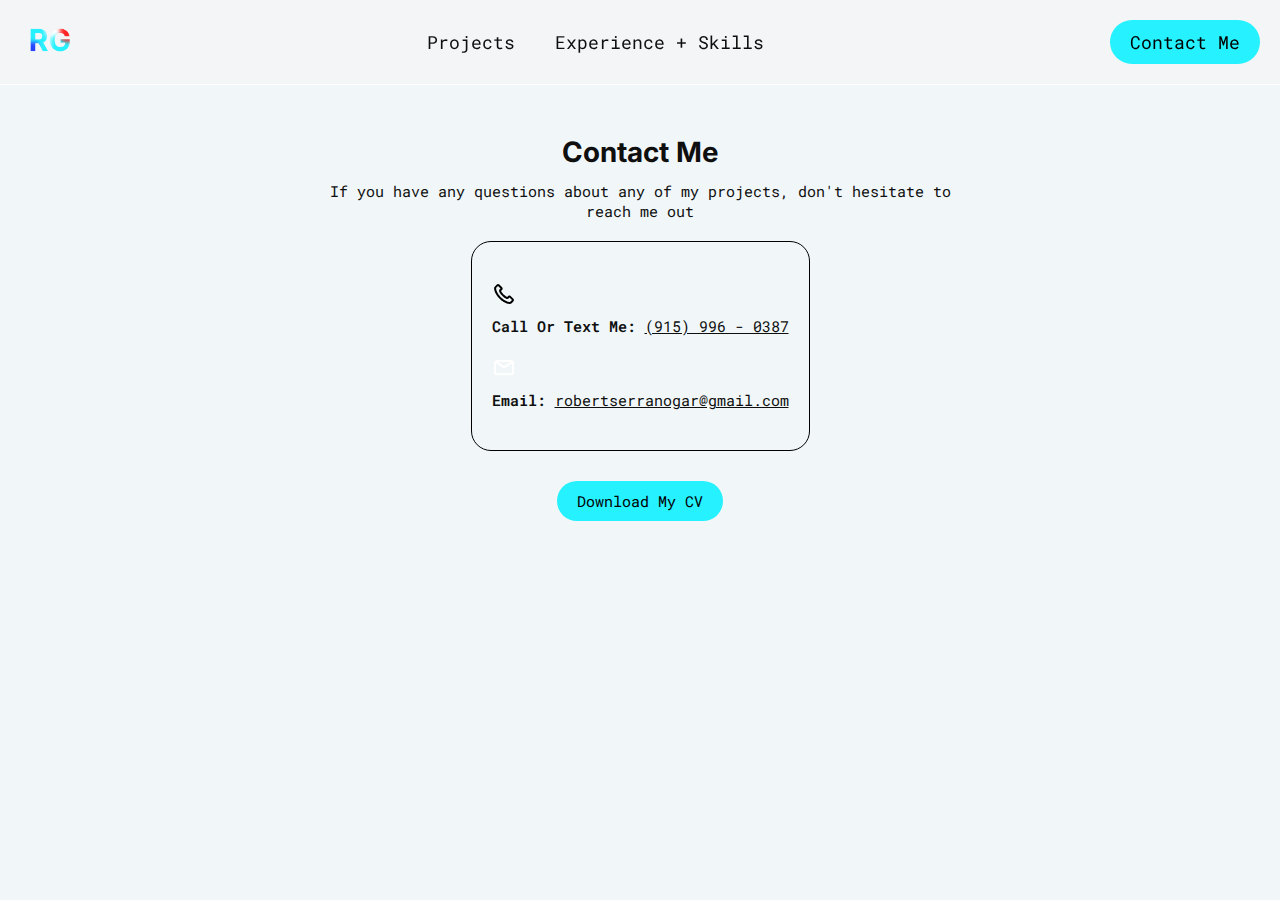
<file: contact.html>
<!DOCTYPE html>
<html>
    <head>
        <title>Portfolio Website</title>
        <meta charset="UTF-8">
        <meta name="viewport" content="width=device-width, initial-scale=1.0">
        <meta http-equiv="X-UA-Compatible" content="ie=edge">
        <meta name="description" content="Welcome to my portfolio website">
        <link rel="icon" href="img/robert-garcia-favicon.png" type="image/x-icon">
        <link rel="stylesheet" href="index.css">
        <script src="index.js"></script>
        <script>
            (function(h,o,t,j,a,r){
                h.hj=h.hj||function(){(h.hj.q=h.hj.q||[]).push(arguments)};
                h._hjSettings={hjid:5253677,hjsv:6};
                a=o.getElementsByTagName('head')[0];
                r=o.createElement('script');r.async=1;
                r.src=t+h._hjSettings.hjid+j+h._hjSettings.hjsv;
                a.appendChild(r);
            })(window,document,'https://static.hotjar.com/c/hotjar-','.js?sv=');
        </script>
        <!-- Google tag (gtag.js) -->
        <script async src="https://www.googletagmanager.com/gtag/js?id=G-QL0VKTY4HK"></script>
        <script>
        window.dataLayer = window.dataLayer || [];
        function gtag(){dataLayer.push(arguments);}
        gtag('js', new Date());

        gtag('config', 'G-QL0VKTY4HK');
        </script>
    </head>
    <body>
        <!-- here's a section about the nav that i did at work -->
         <!-- check your samana project to see slider and how it worked -->
         <nav>
            <div class="desktop-nav-wrap">
                <div class="logo-wrap">
                    <a href="index.html"><img src="img/logo.png" alt="logo"></a>
                </div>
                <ul class="main-desktop-nav">
                    <li><a href="projects.html">Projects</a></li>
                    <li><a href="experience.html">Experience + Skills</a></li>
                </ul>
                <ul>
                    <a href="contact.html"><li class="contact-button">Contact Me</li></a>
                </ul>
            </div>
            <div class="mobile-nav-wrap">
                <div class="mobile-nav-top">
                    <div class="mobile-logo-wrap">
                        <a href="index.html"><img src="img/logo.png" alt=""></a>
                    </div>
                    <div class="mobile-controls">
                        <img class="menu" src="img/menu-icon.png" alt="Menu Icon">
                        <img class="x" src="img/x-icon.png" alt="Close Icon">
                    </div>
                </div>
                <div class="mobile-nav-bottom">
                    <ul class="main-desktop-nav">
                        <li><a href="projects.html">Projects</a></li>
                        <li><a href="experience.html">Experience + Skills</a></li>
                    </ul>
                    <ul>
                        <a href="contact.html"><li class="contact-button">Contact Me</li></a>
                    </ul>
                </div>
            </div>
        </nav>
        
        <section class="contact-wrap">
            <div class="contact-top">
                <h2>Contact Me</h2>
                <p>If you have any questions about any of my projects, don't hesitate
                    to reach me out
                </p>
            </div>
            <div class="contact-card">
                <div class="contact-block">
                    <div class="icon-wrap">
                        <img src="img/phone-icon.svg" alt="">
                    </div>
                    <div class="contact-text-block">
                        <p><span class="semibold">Call Or Text Me: </span><a href="tel:+19159960387">(915) 996 - 0387</a></p>
                    </div>
                </div>
                <div class="contact-block">
                    <div class="icon-wrap">
                        <img src="img/mail-icon.svg" alt="">
                    </div>
                    <div class="contact-text-block">
                        <p><span class="semibold">Email: </span><a href="mailto:robertserranogar@gmail.com">robertserranogar@gmail.com</a></p>
                    </div>
                </div>
            </div>
            <div class="cv-button">
                <a href="img/robert-garcia-cv.pdf" target="_blank">Download My CV</a>
            </div>
        </section>
    </body>
</html>
</file>
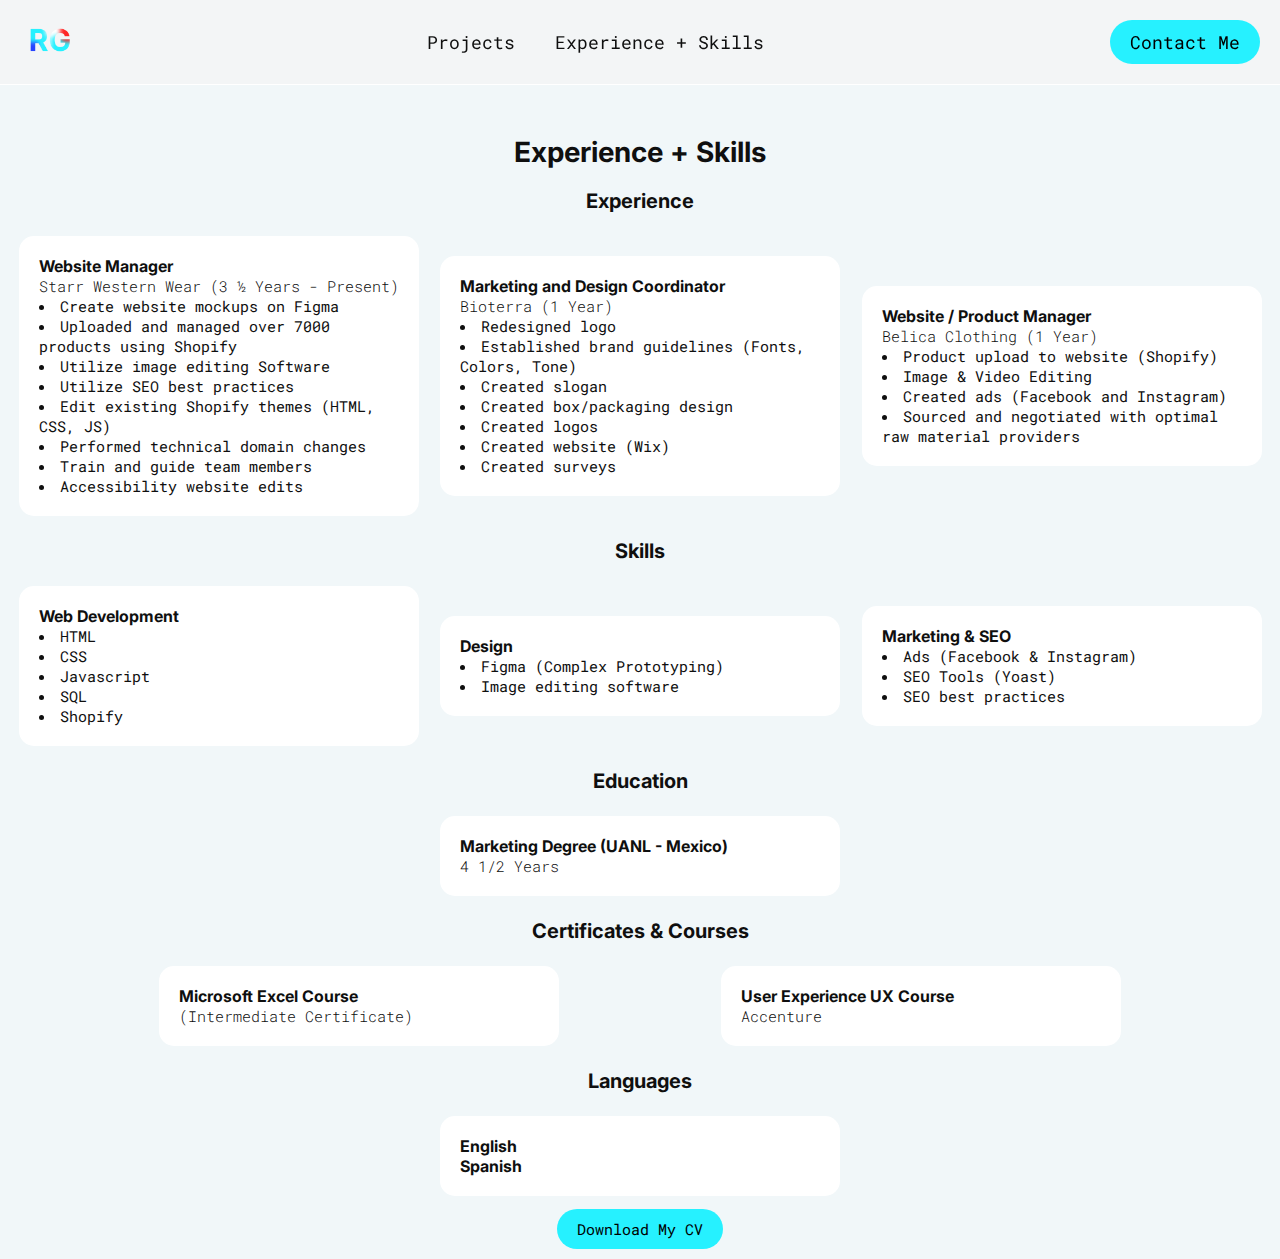
<file: experience.html>
<!DOCTYPE html>
<html>
    <head>
        <title>Portfolio Website</title>
        <meta charset="UTF-8">
        <meta name="viewport" content="width=device-width, initial-scale=1.0">
        <meta http-equiv="X-UA-Compatible" content="ie=edge">
        <meta name="description" content="Welcome to my portfolio website">
        <link rel="icon" href="img/robert-garcia-favicon.png" type="image/x-icon">
        <link rel="stylesheet" href="index.css">
        <script src="index.js"></script>
        <script>
            (function(h,o,t,j,a,r){
                h.hj=h.hj||function(){(h.hj.q=h.hj.q||[]).push(arguments)};
                h._hjSettings={hjid:5253677,hjsv:6};
                a=o.getElementsByTagName('head')[0];
                r=o.createElement('script');r.async=1;
                r.src=t+h._hjSettings.hjid+j+h._hjSettings.hjsv;
                a.appendChild(r);
            })(window,document,'https://static.hotjar.com/c/hotjar-','.js?sv=');
        </script>
        <!-- Google tag (gtag.js) -->
        <script async src="https://www.googletagmanager.com/gtag/js?id=G-QL0VKTY4HK"></script>
        <script>
        window.dataLayer = window.dataLayer || [];
        function gtag(){dataLayer.push(arguments);}
        gtag('js', new Date());

        gtag('config', 'G-QL0VKTY4HK');
        </script>
    </head>
    <body>
        <nav>
            <div class="desktop-nav-wrap">
                <div class="logo-wrap">
                    <a href="index.html"><img src="img/logo.png" alt="logo"></a>
                </div>
                <ul class="main-desktop-nav">
                    <li><a href="projects.html">Projects</a></li>
                    <li><a href="experience.html">Experience + Skills</a></li>
                </ul>
                <ul>
                    <a href="contact.html"><li class="contact-button">Contact Me</li></a>
                </ul>
            </div>
            <div class="mobile-nav-wrap">
                <div class="mobile-nav-top">
                    <div class="mobile-logo-wrap">
                        <a href="index.html"><img src="img/logo.png" alt=""></a>
                    </div>
                    <div class="mobile-controls">
                        <img class="menu" src="img/menu-icon.png" alt="Menu Icon">
                        <img class="x" src="img/x-icon.png" alt="Close Icon">
                    </div>
                </div>
                <div class="mobile-nav-bottom">
                    <ul class="main-desktop-nav">
                        <li><a href="projects.html">Projects</a></li>
                        <li><a href="experience.html">Experience + Skills</a></li>
                    </ul>
                    <ul>
                        <a href="contact.html"><li class="contact-button">Contact Me</li></a>
                    </ul>
                </div>
            </div>
        </nav>
         
        
        <section class="cv-skills-wrap">
            <div class="cv-skills-wrap-title">
                <h2>Experience + Skills</h2>
                
            </div>
            <div class="cv-description-wrap">
                <div class="experience">
                    <div class="experience-title">
                        <h2>Experience</h2>
                    </div>
                    <div class="experience-wrap">
                        <div class="experience-block">
                            <h3>Website Manager</h3>
                            <p>Starr Western Wear (3 ½ Years - Present)</p>   
                            <ul>
                                <li>Create website mockups on Figma</li>
                                <li>Uploaded and managed over 7000 products using Shopify</li>
                                <li>Utilize image editing Software </li>
                                <li>Utilize SEO best practices</li>
                                <li>Edit existing Shopify themes (HTML, CSS, JS)</li>
                                <li>Performed technical domain changes</li>
                                <li>Train and guide team members</li>
                                <li>Accessibility website edits</li>
                            </ul>
                        </div>
                        <div class="experience-block">
                            <h3>Marketing and Design Coordinator</h3>
                            <p>Bioterra (1 Year)</p>   
                            <ul>
                                <li>Redesigned logo</li>
                                <li>Established brand guidelines (Fonts, Colors, Tone)</li>
                                <li>Created slogan</li>
                                <li>Created box/packaging design</li>
                                <li>Created logos</li>
                                <li>Created website (Wix)</li>
                                <li>Created surveys</li>
                            </ul>
                        </div>
                        <div class="experience-block">
                            <h3>Website / Product Manager</h3>
                            <p>Belica Clothing (1 Year)</p>   
                            <ul>
                                <li>Product upload to website (Shopify)</li>
                                <li>Image & Video Editing</li>
                                <li>Created ads (Facebook and Instagram)</li>
                                <li>Sourced and negotiated with optimal raw material providers</li>
                            </ul>
                        </div>
                        
                    </div>
                </div>
                <div class="experience">
                    <div class="experience-title">
                        <h2>Skills</h2>
                    </div>
                    <div class="experience-wrap">
                        <div class="experience-block">
                            <h3>Web Development</h3>
                            <ul>
                                <li>HTML</li>
                                <li>CSS</li>
                                <li>Javascript</li>
                                <li>SQL</li>
                                <li>Shopify</li>
                            </ul>
                        </div>
                        <div class="experience-block">
                            <h3>Design</h3>
                            <ul>
                                <li>Figma (Complex Prototyping)</li>
                                <li>Image editing software</li>
                            </ul>
                        </div>
                        <div class="experience-block">
                            <h3>Marketing & SEO</h3>
                            <ul>
                                <li>Ads (Facebook & Instagram)</li>
                                <li>SEO Tools (Yoast)</li>
                                <li>SEO best practices</li>
                            </ul>
                        </div>
                        
                    </div>
                </div>
                <div class="experience">
                    <div class="experience-title">
                        <h2>Education</h2>
                    </div>
                    <div class="experience-wrap">
                        <div class="experience-block">
                            <h3>Marketing Degree (UANL - Mexico)</h3>
                            <p>4 1/2 Years</p>
                        </div>
                        
                        
                    </div>
                </div>
                <div class="experience">
                    <div class="experience-title">
                        <h2>Certificates & Courses</h2>
                    </div>
                    <div class="experience-wrap">
                        <div class="experience-block">
                            <h3>Microsoft Excel Course</h3>
                            <p>(Intermediate Certificate)</p>
                            
                        </div>
                        <div class="experience-block">
                            <h3>User Experience UX Course</h3>
                            <p>Accenture</p>
                            
                        </div>
                        
                        
                    </div>
                </div>
                <div class="experience">
                    <div class="experience-title">
                        <h2>Languages</h2>
                    </div>
                    <div class="experience-wrap">
                        <div class="experience-block">
                            <h3>English</h3>
                            <h3>Spanish</h3>
                        </div>
                        
                    </div>
                </div>
            </div>
            <div class="cv-button">
                <a href="img/robert-garcia-cv.pdf" target="_blank">Download My CV</a>
            </div>
        </section>
        
    </body>
</html>
</file>
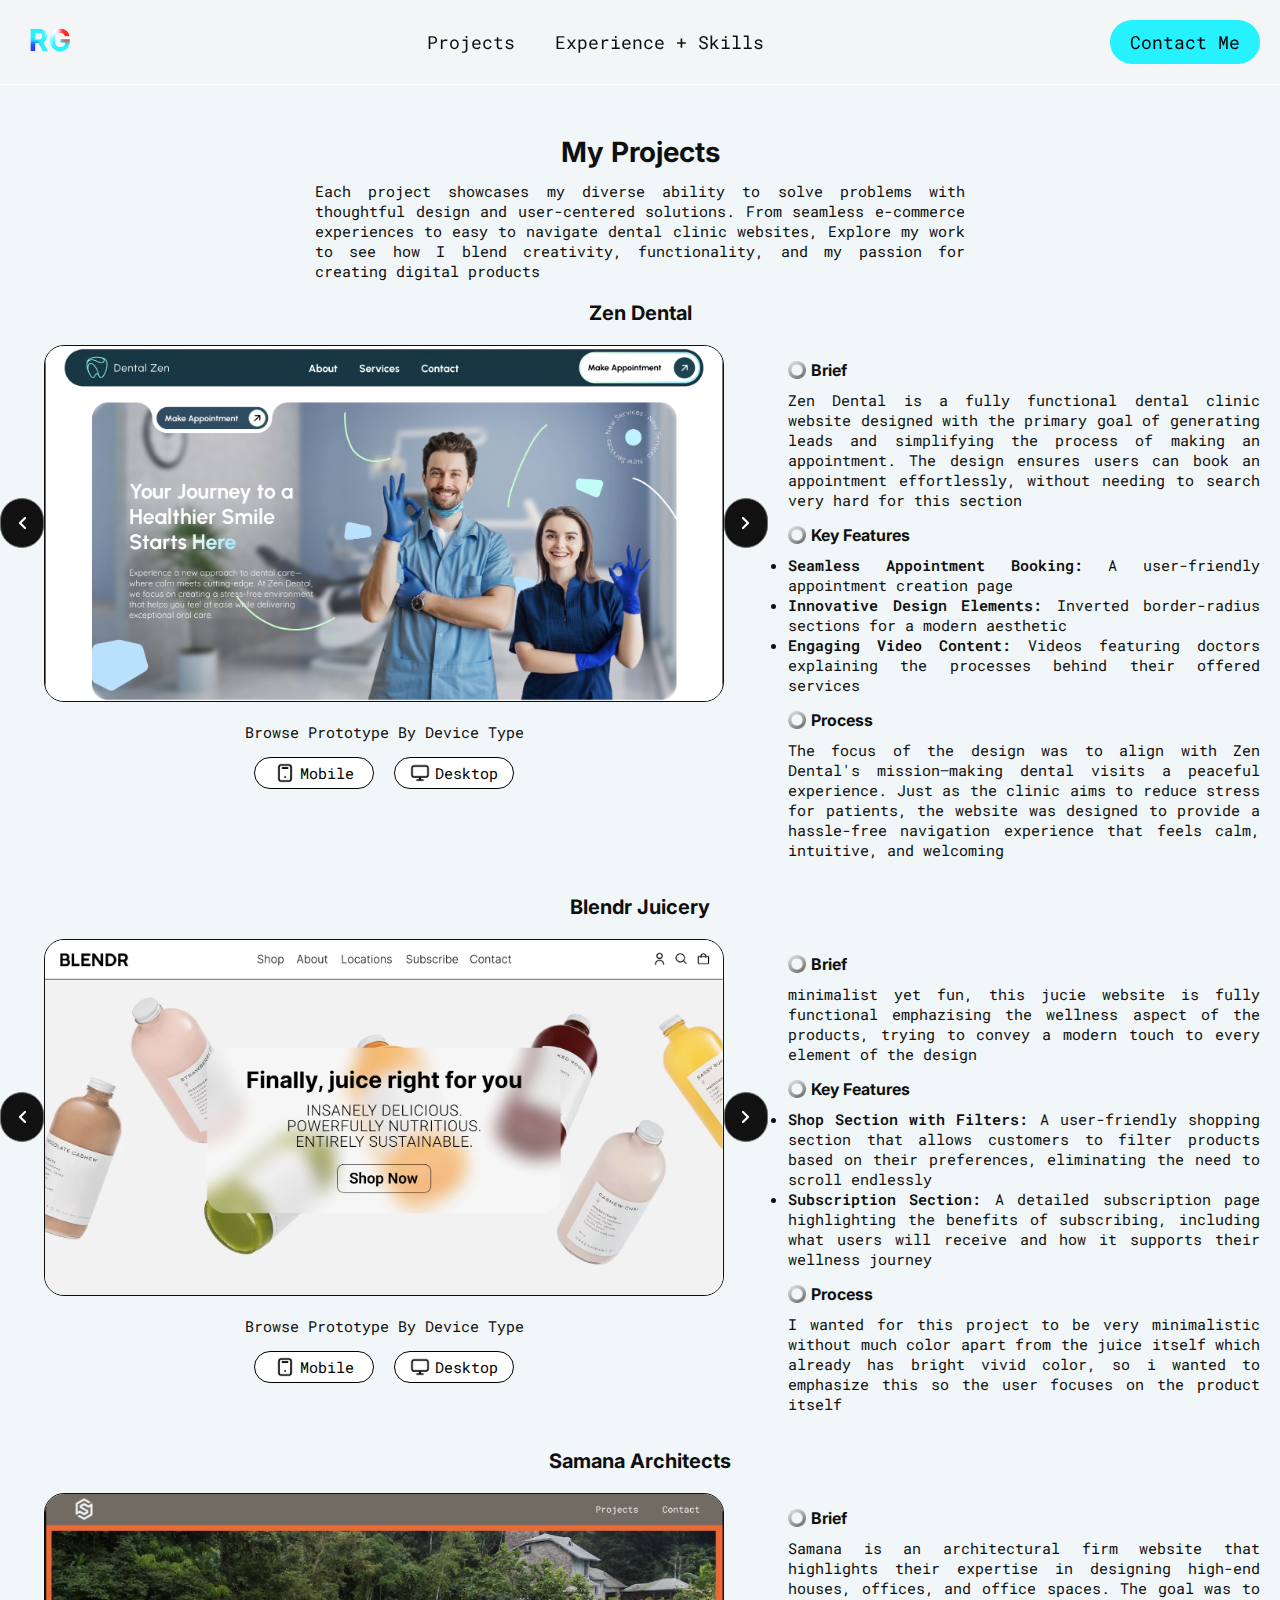
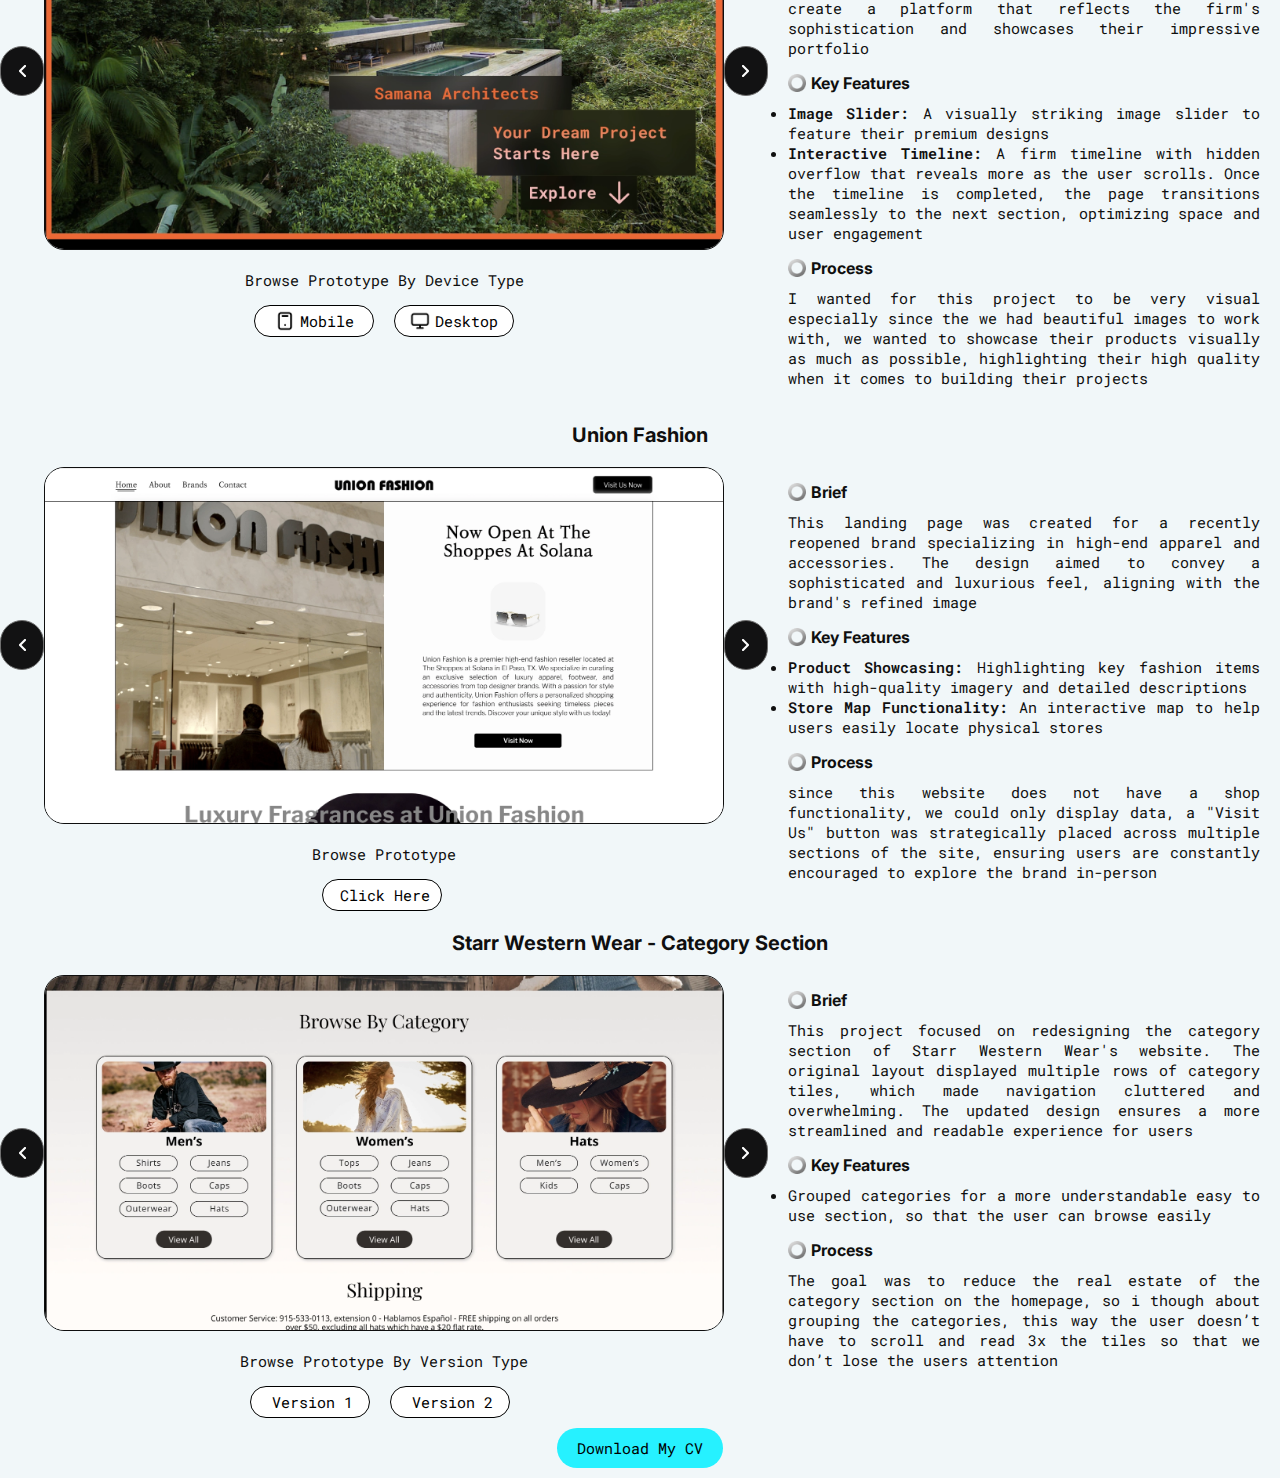
<file: projects.html>
<!DOCTYPE html>
<html>
    <head>
        <title>Projects</title>
        <meta charset="UTF-8">
        <meta name="viewport" content="width=device-width, initial-scale=1.0">
        <meta http-equiv="X-UA-Compatible" content="ie=edge">
        <meta name="description" content="Welcome to my portfolio website">
        <link rel="icon" href="img/robert-garcia-favicon.png" type="image/x-icon">
        <link rel="stylesheet" href="index.css">
        <script src="index.js"></script>
        <script>
            (function(h,o,t,j,a,r){
                h.hj=h.hj||function(){(h.hj.q=h.hj.q||[]).push(arguments)};
                h._hjSettings={hjid:5253677,hjsv:6};
                a=o.getElementsByTagName('head')[0];
                r=o.createElement('script');r.async=1;
                r.src=t+h._hjSettings.hjid+j+h._hjSettings.hjsv;
                a.appendChild(r);
            })(window,document,'https://static.hotjar.com/c/hotjar-','.js?sv=');
        </script>
    </head>
    <body>
        <!-- here's a section about the nav that i did at work -->
         <!-- check your samana project to see slider and how it worked -->
         <nav>
            <div class="desktop-nav-wrap">
                <div class="logo-wrap">
                    <a href="index.html"><img src="img/logo.png" alt="logo"></a>
                </div>
                <ul class="main-desktop-nav">
                    <li><a href="projects.html">Projects</a></li>
                    <li><a href="experience.html">Experience + Skills</a></li>
                </ul>
                <ul>
                    <a href="contact.html"><li class="contact-button">Contact Me</li></a>
                </ul>
            </div>
            <div class="mobile-nav-wrap">
                <div class="mobile-nav-top">
                    <div class="mobile-logo-wrap">
                        <a href="index.html"><img src="img/logo.png" alt=""></a>
                    </div>
                    <div class="mobile-controls">
                        <img class="menu" src="img/menu-icon.png" alt="Menu Icon">
                        <img class="x" src="img/x-icon.png" alt="Close Icon">
                    </div>
                </div>
                <div class="mobile-nav-bottom">
                    <ul class="main-desktop-nav">
                        <li><a href="projects.html">Projects</a></li>
                        <li><a href="experience.html">Experience + Skills</a></li>
                    </ul>
                    <ul>
                        <a href="contact.html"><li class="contact-button">Contact Me</li></a>
                    </ul>
                </div>
            </div>
        </nav>
         
        <section class="projects-wrap">
            <div class="projects-title">
                <h2>My Projects</h2>
                <p>Each project showcases my diverse ability to solve problems with 
                    thoughtful design and user-centered solutions. From seamless 
                    e-commerce experiences to easy to navigate dental clinic websites,  
                    Explore my work to see how I blend creativity, functionality, 
                    and my passion for creating digital products</p>
            </div>
            <!-- <div class="figma-video">
                <a href="#"><div>Video: how to remove Figma's UI</div></a>
            </div> -->
            <div class="project-grid">
                <div class="project-wrap">
                    <div class="project-title">
                        <h2>Zen Dental</h2>
                    </div>
                    <div class="project-brief">
                        
                        <div class="project-right">
                            <div class="project-top">
                                <div class="arrow" id="prev-arrow"><img src="img/arrow-left.svg" alt=""></div>
                                <div class="project-img">
                                    <!-- add slideshow here -->
                                     <div class="slider">
                                        <!-- <video autoplay muted loop src="img/zen-dental/zen-dental-video-1.mp4"></video> -->
                                        <img src="img/zen-dental/zen-dental-1.webp" alt="">
                                        <img src="img/zen-dental/zen-dental-2.webp" alt="">
                                        <img src="img/zen-dental/zen-dental-3.webp" alt="">
                                        <img src="img/zen-dental/zen-dental-4.webp" alt="">
                                        <img src="img/zen-dental/zen-dental-5.webp" alt="">
                                        <img src="img/zen-dental/zen-dental-6.webp" alt="">
                                        <img src="img/zen-dental/zen-dental-7.webp" alt="">
                                        <img src="img/zen-dental/zen-dental-8.webp" alt="">
                                        <img src="img/zen-dental/zen-dental-9.webp" alt="">
                                        <img src="img/zen-dental/zen-dental-10.webp" alt="">
                                        <img src="img/zen-dental/zen-dental-11.webp" alt="">
                                        <img src="img/zen-dental/zen-dental-12.webp" alt="">
                                        <img src="img/zen-dental/zen-dental-13.webp" alt="">
                                     </div>
                                    
                                </div>
                                <div class="arrow" id="next-arrow"><img src="img/arrow-right.svg" alt=""></div>
                            </div>
                            <div class="project-links">
                                <div class="proto-title">
                                    <p>Browse Prototype By Device Type</p>
                                </div>
                                <div class="project-buttons">
                                    <a target="_blank" href="https://www.figma.com/proto/KToP5Ze15xE8CEIsA432Su/Dental-Zen?node-id=165-752&t=pIOEtX7TkyqwZuUX-0&scaling=min-zoom&content-scaling=fixed&page-id=0%3A1&starting-point-node-id=1%3A111&hide-ui=1" class="project-button-wrap">
                                        <img src="img/phone.svg" alt="Phone-icon">
                                        <div>Mobile</div>
                                    </a>
                                    <a target="_blank" href="https://www.figma.com/proto/KToP5Ze15xE8CEIsA432Su/Dental-Zen?node-id=1-111&t=pIOEtX7TkyqwZuUX-0&scaling=min-zoom&content-scaling=fixed&page-id=0%3A1&starting-point-node-id=1%3A111&hide-ui=1" class="project-button-wrap">
                                        <img src="img/computer.svg" alt="Desktop-icon">
                                        <div>Desktop</div>
                                    </a>
                                </div>
                            </div>
                        </div>
                        <div class="project-left">
                            <div class="project-left-wrap">
                                <div class="project-left-title">
                                    <img src="img/project-circle.svg" alt="#">
                                    <h3>Brief</h3>    
                                </div>
                                <div class="project-left-description">
                                    <p>Zen Dental is a fully functional dental clinic
                                         website designed with the primary goal of 
                                         generating leads and simplifying the process 
                                         of making an appointment. The design ensures 
                                         users can book an appointment effortlessly, 
                                         without needing to search very hard for this section</p>
                                </div>
                            </div>
                            <div class="project-left-wrap">
                                <div class="project-left-title">
                                    <img src="img/project-circle.svg" alt="#">
                                    <h3>Key Features</h3>    
                                </div>
                                <div class="project-left-description">
                                    <ul>
                                        <li><span class="semibold">Seamless Appointment Booking:</span> 
                                            A user-friendly appointment creation page</li>
                                        <li><span class="semibold">Innovative Design Elements:</span> 
                                            Inverted border-radius sections for a modern aesthetic</li>
                                        <li><span class="semibold">Engaging Video Content:</span> 
                                            Videos featuring doctors explaining the processes behind 
                                            their offered services</li>
                                    </ul>
                                </div>
                            </div>
                            <div class="project-left-wrap">
                                <div class="project-left-title">
                                    <img src="img/project-circle.svg" alt="#">
                                    <h3>Process</h3>    
                                </div>
                                <div class="project-left-description">
                                    <p>The focus of the design was to align with Zen Dental's 
                                        mission—making dental visits a peaceful experience. 
                                        Just as the clinic aims to reduce stress for patients, 
                                        the website was designed to provide a hassle-free navigation 
                                        experience that feels calm, intuitive, and welcoming</p>
                                </div>
                            </div>
                        </div>
                    </div>
                </div>
                <div class="project-wrap">
                    <div class="project-title">
                        <h2>Blendr Juicery</h2>
                    </div>
                    <div class="project-brief">
                        
                        <div class="project-right">
                            <div class="project-top">
                                <div class="arrow" id="prev-arrow"><img src="img/arrow-left.svg" alt=""></div>
                                <div class="project-img">
                                    <!-- add slideshow here -->
                                     <div class="slider">
                                        <!-- <video autoplay muted loop src="img/blendr/blendr-juicery-video-1.mp4"></video>
                                        <video autoplay muted loop src="img/blendr/blendr-juicery-video-2.mp4"></video>
                                        <video autoplay muted loop src="img/blendr/blendr-juicery-video-3.mp4"></video> -->
                                        <img src="img/blendr/blendr-juicery-1.webp" alt="">
                                        <img src="img/blendr/blendr-juicery-2.webp" alt="">
                                        <img src="img/blendr/blendr-juicery-3.webp" alt="">
                                        <img src="img/blendr/blendr-juicery-4.webp" alt="">
                                        <img src="img/blendr/blendr-juicery-5.webp" alt="">
                                        <img src="img/blendr/blendr-juicery-6.webp" alt="">
                                        <img src="img/blendr/blendr-juicery-7.webp" alt="">
                                        <img src="img/blendr/blendr-juicery-8.webp" alt="">
                                        <img src="img/blendr/blendr-juicery-9.webp" alt="">
                                        <img src="img/blendr/blendr-juicery-10.webp" alt="">
                                        <img src="img/blendr/blendr-juicery-11.webp" alt="">
                                        <img src="img/blendr/blendr-juicery-12.webp" alt="">
                                        <img src="img/blendr/blendr-juicery-13.webp" alt="">
                                        <img src="img/blendr/blendr-juicery-14.webp" alt="">
                                        <img src="img/blendr/blendr-juicery-15.webp" alt="">
                                        <img src="img/blendr/blendr-juicery-16.webp" alt="">
                                        <img src="img/blendr/blendr-juicery-17.webp" alt="">
                                        
                                     </div>
                                    
                                </div>
                                <div class="arrow" id="next-arrow"><img src="img/arrow-right.svg" alt=""></div>
                            </div>
                            <div class="project-links">
                                <div class="proto-title">
                                    <p>Browse Prototype By Device Type</p>
                                </div>
                                <div class="project-buttons">
                                    <a target="_blank" href="https://www.figma.com/proto/ekV0HYsUxIwTOpzWLoQcIt/Blendr-Juicery-Landing?node-id=351-97&t=K8ET4Wxzs2YxADQp-0&scaling=min-zoom&content-scaling=fixed&page-id=0%3A1&starting-point-node-id=230%3A156&hide-ui=1" class="project-button-wrap">
                                        <img src="img/phone.svg" alt="Phone-icon">
                                        <div>Mobile</div>
                                    </a>
                                    <a target="_blank" href="https://www.figma.com/proto/ekV0HYsUxIwTOpzWLoQcIt/Blendr-Juicery-Landing?node-id=1-2&t=K8ET4Wxzs2YxADQp-0&scaling=min-zoom&content-scaling=fixed&page-id=0%3A1&starting-point-node-id=230%3A156&hide-ui=1" class="project-button-wrap">
                                        <img src="img/computer.svg" alt="Desktop-icon">
                                        <div>Desktop</div>
                                    </a>
                                </div>
                            </div>
                        </div>
                        <div class="project-left">
                            <div class="project-left-wrap">
                                <div class="project-left-title">
                                    <img src="img/project-circle.svg" alt="#">
                                    <h3>Brief</h3>    
                                </div>
                                <div class="project-left-description">
                                    <p>minimalist yet fun, this jucie website 
                                        is fully functional emphazising the wellness 
                                        aspect of the products, trying to convey a 
                                        modern touch to every element of the design</p>
                                </div>
                            </div>
                            <div class="project-left-wrap">
                                <div class="project-left-title">
                                    <img src="img/project-circle.svg" alt="#">
                                    <h3>Key Features</h3>    
                                </div>
                                <div class="project-left-description">
                                    <ul>
                                        <li><span class="semibold">Shop Section with Filters:</span> 
                                            A user-friendly shopping section that allows customers to 
                                            filter products based on their preferences, eliminating 
                                            the need to scroll endlessly</li>
                                        <li><span class="semibold">Subscription Section:</span> 
                                            A detailed subscription page highlighting the benefits
                                             of subscribing, including what users will receive and 
                                             how it supports their wellness journey</li>
                                    </ul>
                                </div>
                            </div>
                            <div class="project-left-wrap">
                                <div class="project-left-title">
                                    <img src="img/project-circle.svg" alt="#">
                                    <h3>Process</h3>    
                                </div>
                                <div class="project-left-description">
                                    <p>I wanted for this project to be very 
                                        minimalistic without much color apart 
                                        from the juice itself which already has
                                         bright vivid color, so i wanted to 
                                         emphasize this so the user 
                                         focuses on the product itself</p>
                                </div>
                            </div>
                        </div>
                    </div>
                </div>

                <div class="project-wrap">
                    <div class="project-title">
                        <h2>Samana Architects</h2>
                    </div>
                    <div class="project-brief">
                        
                        <div class="project-right">
                            <div class="project-top">
                                <div class="arrow" id="prev-arrow"><img src="img/arrow-left.svg" alt=""></div>
                                <div class="project-img">
                                    <!-- add slideshow here -->
                                     <div class="slider">
                                        <!-- <video autoplay muted loop src="img/samana/samana-architects-video-1.mp4"></video> -->
                                        <img src="img/samana/samana-architects-1.webp" alt="">
                                        <img src="img/samana/samana-architects-2.webp" alt="">
                                        <img src="img/samana/samana-architects-3.webp" alt="">
                                        <img src="img/samana/samana-architects-4.webp" alt="">
                                        <img src="img/samana/samana-architects-5.webp" alt="">
                                        <img src="img/samana/samana-architects-6.webp" alt="">
                                        <img src="img/samana/samana-architects-7.webp" alt="">
                                        <img src="img/samana/samana-architects-8.webp" alt="">  
                                        <img src="img/samana/samana-architects-9.webp" alt="">                                        
                                     </div>
                                    
                                </div>
                                <div class="arrow" id="next-arrow"><img src="img/arrow-right.svg" alt=""></div>
                            </div>
                            <div class="project-links">
                                <div class="proto-title">
                                    <p>Browse Prototype By Device Type</p>
                                </div>
                                <div class="project-buttons">
                                    <a target="_blank" href="https://www.figma.com/proto/pDG0FiAV3aAjSpISFenZoQ/Samana-Architects?node-id=108-41&t=76g57n0BBI0SNv9a-0&scaling=scale-down&content-scaling=fixed&page-id=0%3A1&starting-point-node-id=1%3A2&hide-ui=1" class="project-button-wrap">
                                        <img src="img/phone.svg" alt="Phone-icon">
                                        <div>Mobile</div>
                                    </a>
                                    <a target="_blank" href="https://www.figma.com/proto/pDG0FiAV3aAjSpISFenZoQ/Samana-Architects?node-id=1-2&t=76g57n0BBI0SNv9a-0&scaling=scale-down&content-scaling=fixed&page-id=0%3A1&starting-point-node-id=1%3A2&hide-ui=1" class="project-button-wrap">
                                        <img src="img/computer.svg" alt="Desktop-icon">
                                        <div>Desktop</div>
                                    </a>
                                </div>
                            </div>
                        </div>
                        <div class="project-left">
                            <div class="project-left-wrap">
                                <div class="project-left-title">
                                    <img src="img/project-circle.svg" alt="#">
                                    <h3>Brief</h3>    
                                </div>
                                <div class="project-left-description">
                                    <p>Samana is an architectural firm website that 
                                        highlights their expertise in designing high-end 
                                        houses, offices, and office spaces. The goal was to 
                                        create a platform that reflects the firm's 
                                        sophistication and showcases their impressive portfolio</p>
                                </div>
                            </div>
                            <div class="project-left-wrap">
                                <div class="project-left-title">
                                    <img src="img/project-circle.svg" alt="#">
                                    <h3>Key Features</h3>    
                                </div>
                                <div class="project-left-description">
                                    <ul>
                                        <li><span class="semibold">Image Slider:</span> 
                                            A visually striking image slider to feature 
                                            their premium designs</li>
                                        <li><span class="semibold">Interactive Timeline:</span> 
                                            A firm timeline with hidden overflow that reveals
                                             more as the user scrolls. Once the timeline 
                                             is completed, the page transitions seamlessly 
                                             to the next section, optimizing space and user 
                                             engagement</li>
                                    </ul>
                                </div>
                            </div>
                            <div class="project-left-wrap">
                                <div class="project-left-title">
                                    <img src="img/project-circle.svg" alt="#">
                                    <h3>Process</h3>    
                                </div>
                                <div class="project-left-description">
                                    <p>I wanted for this project to be very 
                                        visual especially since the we had 
                                        beautiful images to work with, we wanted 
                                        to showcase their products visually as much 
                                        as possible, highlighting their high quality 
                                        when it comes to building their projects</p>
                                </div>
                            </div>
                        </div>
                    </div>
                </div>
                <div class="project-wrap">
                    <div class="project-title">
                        <h2>Union Fashion</h2>
                    </div>
                    <div class="project-brief">
                        
                        <div class="project-right">
                            <div class="project-top">
                                <div class="arrow" id="prev-arrow"><img src="img/arrow-left.svg" alt=""></div>
                                <div class="project-img">
                                    <!-- add slideshow here -->
                                     <div class="slider">
                                        <!-- <video autoplay muted loop src="img/union/union-fash-video-1.mp4"></video>       -->
                                        <img src="img/union/union-fash-1.webp" alt="">
                                        <img src="img/union/union-fash-2.webp" alt="">
                                        <img src="img/union/union-fash-3.webp" alt="">
                                        <img src="img/union/union-fash-4.webp" alt="">
                                        <img src="img/union/union-fash-5.webp" alt="">
                                        <img src="img/union/union-fash-6.webp" alt="">
                                        <img src="img/union/union-fash-7.webp" alt="">
                                        <img src="img/union/union-fash-8.webp" alt="">
                                     </div>
                                    
                                </div>
                                <div class="arrow" id="next-arrow"><img src="img/arrow-right.svg" alt=""></div>
                            </div>
                            <div class="project-links">
                                <div class="proto-title">
                                    <p>Browse Prototype</p>
                                </div>
                                <div class="project-buttons">
                                    <a target="_blank" href="https://www.figma.com/proto/Rn6gjT9ud9d6goE08awlv8/Union-Fashion?node-id=1-2&t=2shPY1wtWo0Nkj4w-0&scaling=min-zoom&content-scaling=fixed&page-id=0%3A1&hide-ui=1" class="project-button-wrap">
                                        <!-- <img src="img/phone.png" alt="Phone-icon"> -->
                                        <div>Click Here</div>
                                    </a>
                                </div>
                            </div>
                        </div>
                        <div class="project-left">
                            <div class="project-left-wrap">
                                <div class="project-left-title">
                                    <img src="img/project-circle.svg" alt="#">
                                    <h3>Brief</h3>    
                                </div>
                                <div class="project-left-description">
                                    <p>This landing page was created for a recently
                                         reopened brand specializing in high-end 
                                         apparel and accessories. The design aimed 
                                         to convey a sophisticated and luxurious 
                                         feel, aligning with the brand's refined 
                                         image</p>
                                </div>
                            </div>
                            <div class="project-left-wrap">
                                <div class="project-left-title">
                                    <img src="img/project-circle.svg" alt="#">
                                    <h3>Key Features</h3>    
                                </div>
                                <div class="project-left-description">
                                    <ul>
                                        <li><span class="semibold">Product Showcasing:</span> 
                                            Highlighting key fashion items with high-quality 
                                            imagery and detailed descriptions</li>
                                        <li><span class="semibold">Store Map Functionality:</span> 
                                            An interactive map to help users easily 
                                            locate physical stores</li>
                                    </ul>
                                </div>
                            </div>
                            <div class="project-left-wrap">
                                <div class="project-left-title">
                                    <img src="img/project-circle.svg" alt="#">
                                    <h3>Process</h3>    
                                </div>
                                <div class="project-left-description">
                                    <p>since this website does not have a shop 
                                        functionality, we could only display 
                                        data, a "Visit Us" button was 
                                        strategically placed across multiple 
                                        sections of the site, ensuring users are 
                                        constantly encouraged to explore the 
                                        brand in-person</p>
                                </div>
                            </div>
                        </div>
                    </div>
                </div>

                

                <div class="project-wrap">
                    <div class="project-title">
                        <h2>Starr Western Wear - Category Section</h2>
                    </div>
                    <div class="project-brief">
                        
                        <div class="project-right">
                            <div class="project-top">
                                <div class="arrow" id="prev-arrow"><img src="img/arrow-left.svg" alt=""></div>
                                <div class="project-img">
                                    <!-- add slideshow here -->
                                     <div class="slider">
                                        <!-- <video autoplay muted loop src="img/sww/sww-video-1.mp4"></video>       -->
                                        <img src="img/sww/sww-1.webp" alt="">
                                        <img src="img/sww/sww-2.webp" alt="">
                                        <img src="img/sww/sww-3.webp" alt="">
                                        <img src="img/sww/sww-4.webp" alt="">
                                        <img src="img/sww/sww-5.webp" alt="">
                                     </div>
                                    
                                </div>
                                <div class="arrow" id="next-arrow"><img src="img/arrow-right.svg" alt=""></div>
                            </div>
                            <div class="project-links">
                                <div class="proto-title">
                                    <p>Browse Prototype By Version Type</p>
                                </div>
                                <div class="project-buttons">
                                    <a target="_blank" href="https://www.figma.com/proto/QfTZ4ppM00kclUdsah0nk8/Starr-Redesign?node-id=557-209&t=2Gcfe2zrcSAx05An-0&scaling=min-zoom&content-scaling=fixed&page-id=0%3A1&starting-point-node-id=63%3A635&show-proto-sidebar=1&hide-ui=1" class="project-button-wrap">
                                        <!-- <img src="img/phone.png" alt="Phone-icon"> -->
                                        <div>Version 1</div>
                                    </a>
                                    <a target="_blank" href="https://www.figma.com/proto/QfTZ4ppM00kclUdsah0nk8/Starr-Redesign?node-id=557-105&t=2shPY1wtWo0Nkj4w-0&scaling=min-zoom&content-scaling=fixed&page-id=0%3A1&starting-point-node-id=63%3A635&show-proto-sidebar=1&hide-ui=1" class="project-button-wrap">
                                        <!-- <img src="img/computer.png" alt="Desktop-icon"> -->
                                        <div>Version 2</div>
                                    </a>
                                </div>
                            </div>
                        </div>
                        <div class="project-left">
                            <div class="project-left-wrap">
                                <div class="project-left-title">
                                    <img src="img/project-circle.svg" alt="#">
                                    <h3>Brief</h3>    
                                </div>
                                <div class="project-left-description">
                                    <p>This project focused on redesigning the 
                                        category section of Starr Western Wear's 
                                        website. The original layout displayed 
                                        multiple rows of category tiles, which 
                                        made navigation cluttered and overwhelming. 
                                        The updated design ensures a more streamlined 
                                        and readable experience for users</p>
                                </div>
                            </div>
                            <div class="project-left-wrap">
                                <div class="project-left-title">
                                    <img src="img/project-circle.svg" alt="#">
                                    <h3>Key Features</h3>    
                                </div>
                                <div class="project-left-description">
                                    <ul>
                                        <li>Grouped categories for a more understandable 
                                            easy to use section, so that the user 
                                            can browse easily</li>
                                    </ul>
                                </div>
                            </div>
                            <div class="project-left-wrap">
                                <div class="project-left-title">
                                    <img src="img/project-circle.svg" alt="#">
                                    <h3>Process</h3>    
                                </div>
                                <div class="project-left-description">
                                    <p>The goal was to reduce the real estate of the 
                                        category section on the homepage,
                                         so i though about grouping the categories, 
                                         this way the user doesn’t have to scroll and 
                                         read 3x the tiles so that we don’t lose 
                                         the users attention</p>
                                </div>
                            </div>
                        </div>
                    </div>
                </div>

                
                
                
            </div>
            <div class="cv-button">
                <a href="img/robert-garcia-cv.pdf" target="_blank">Download My CV</a>
            </div>   
            
            
            
        </section>
        
    </body>
</html>
</file>
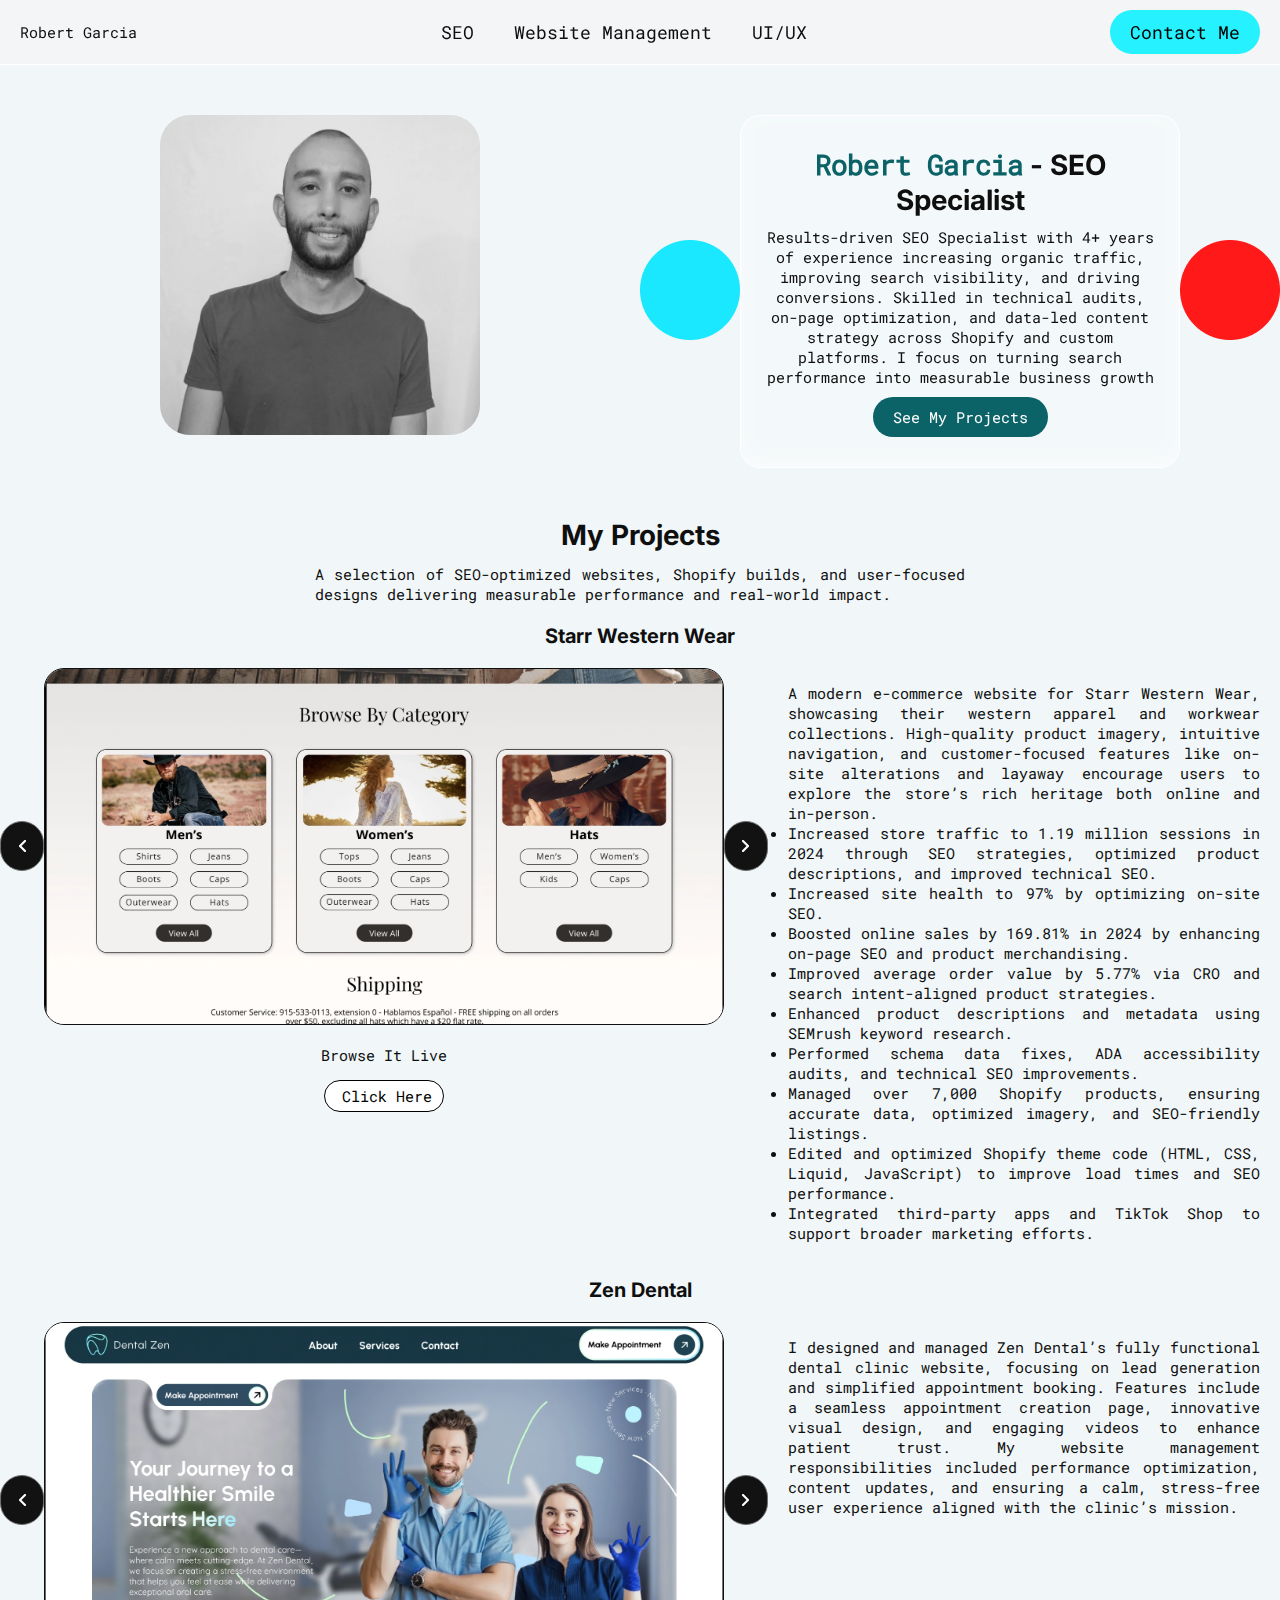
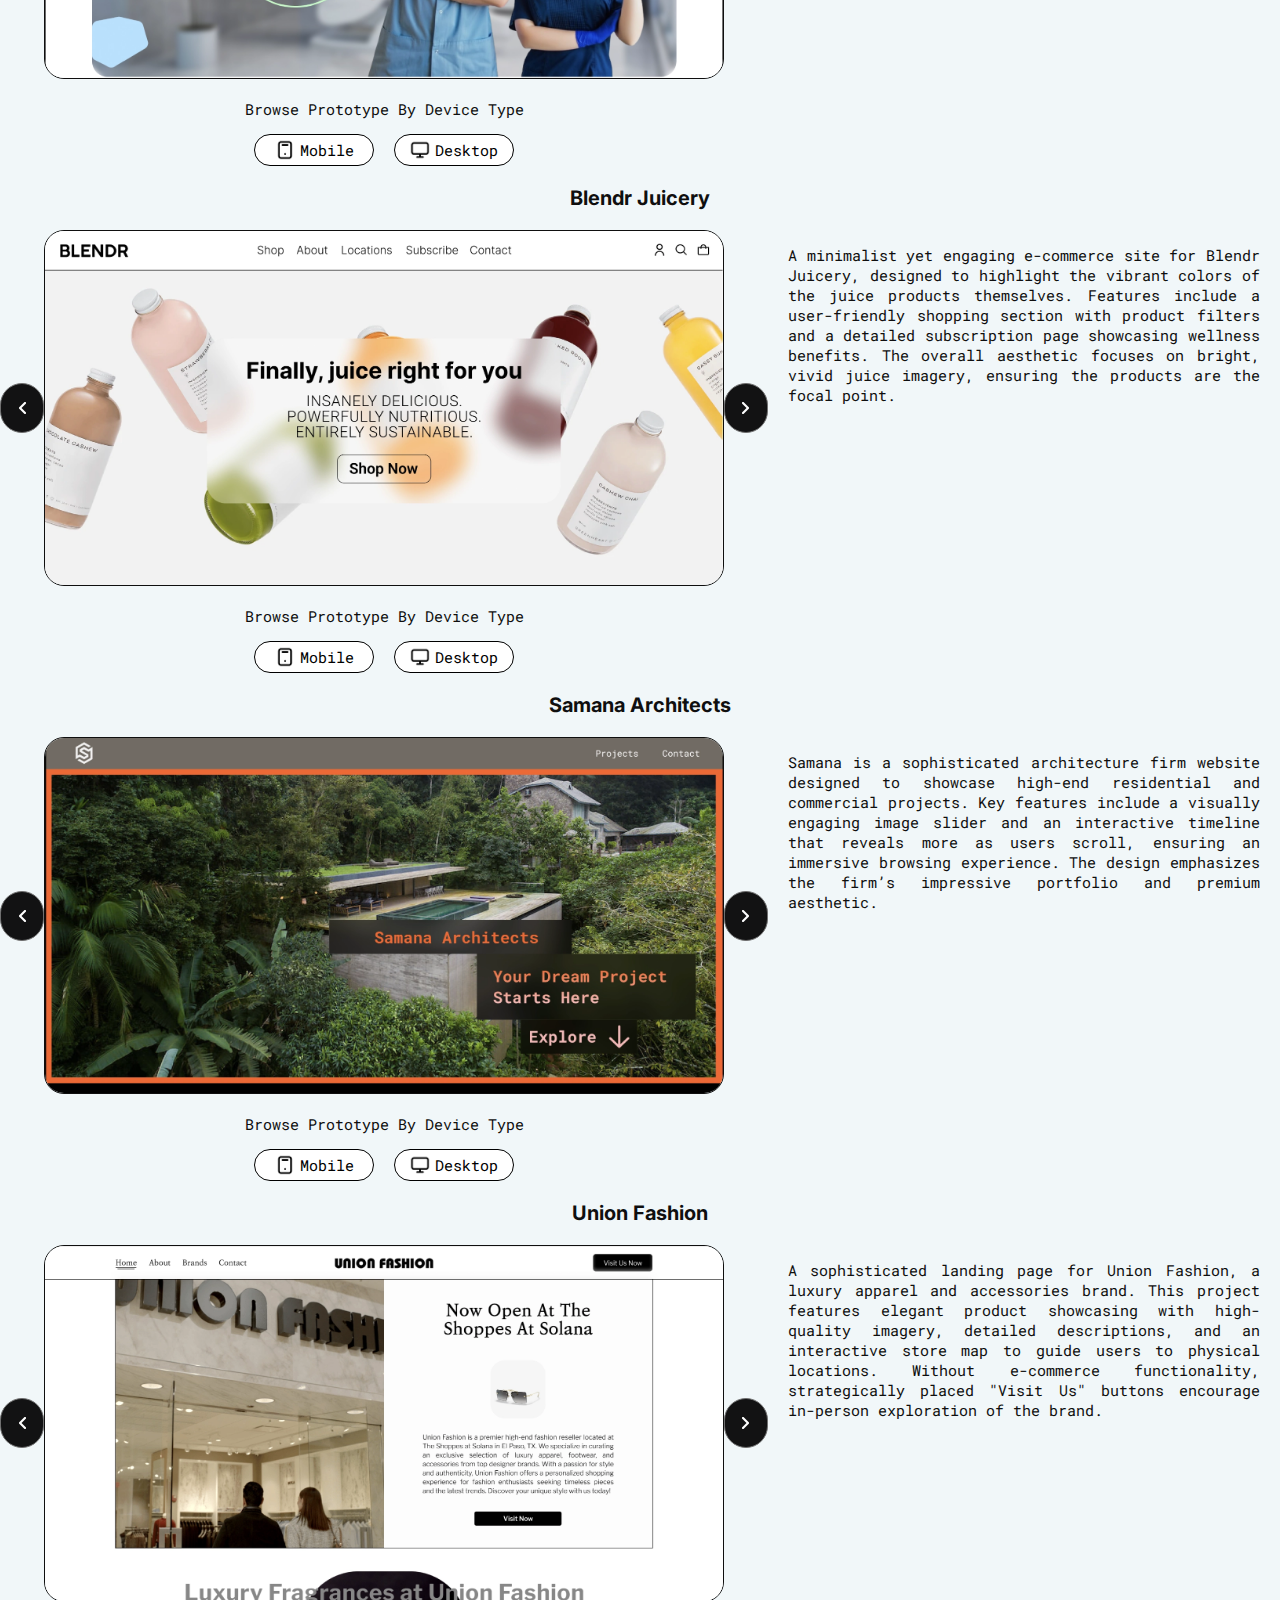
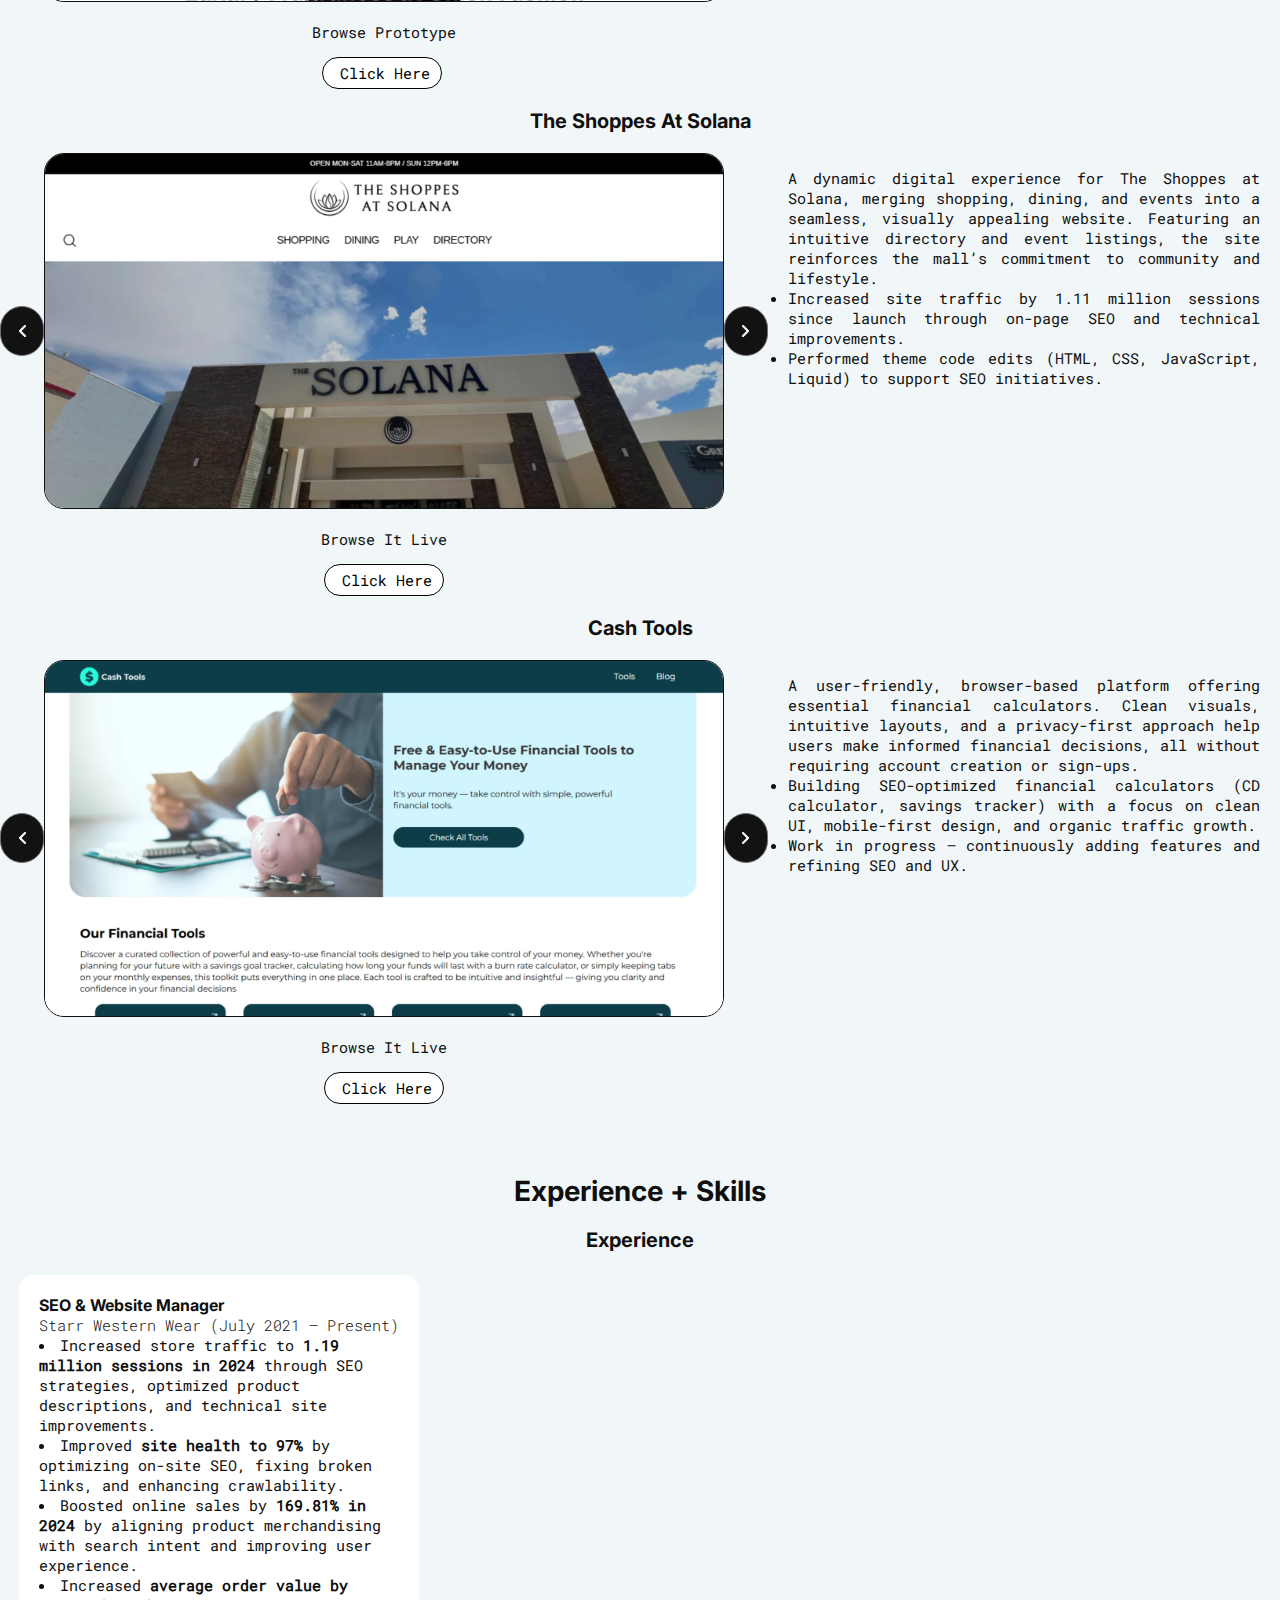
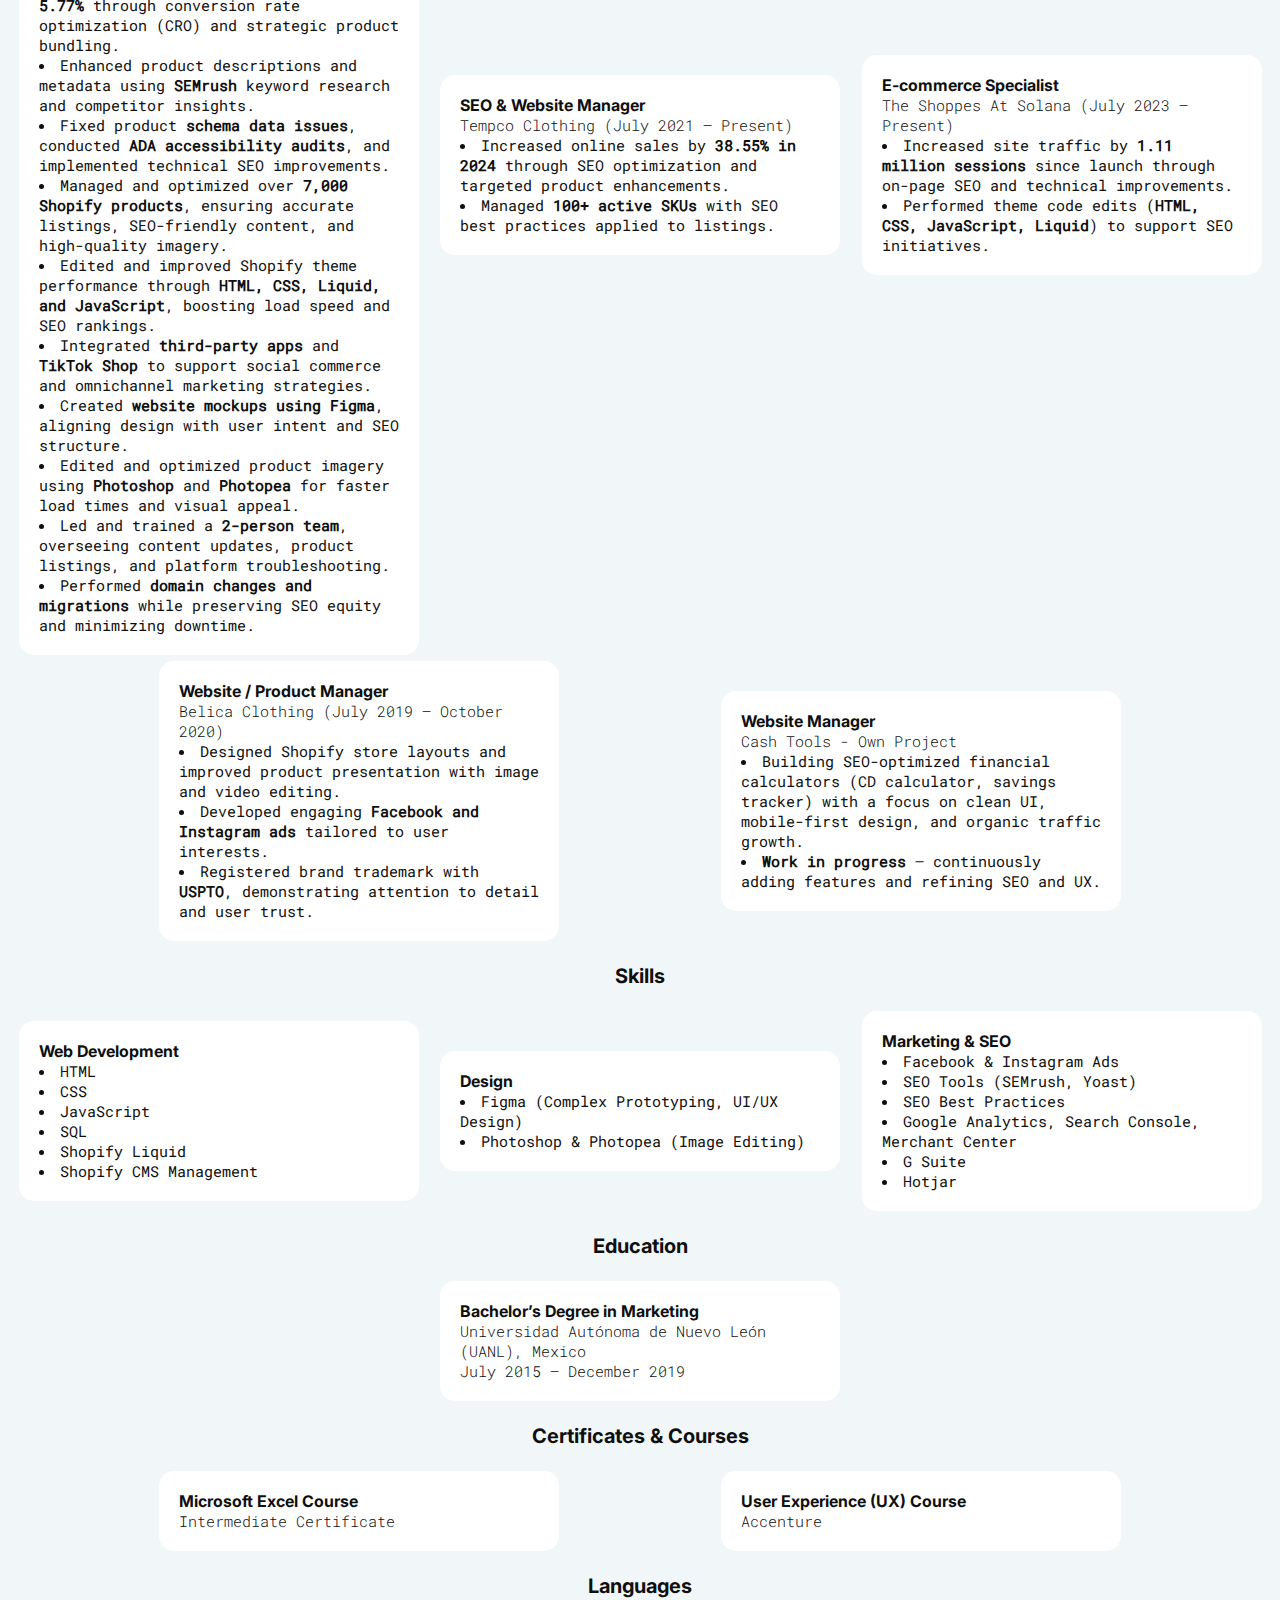
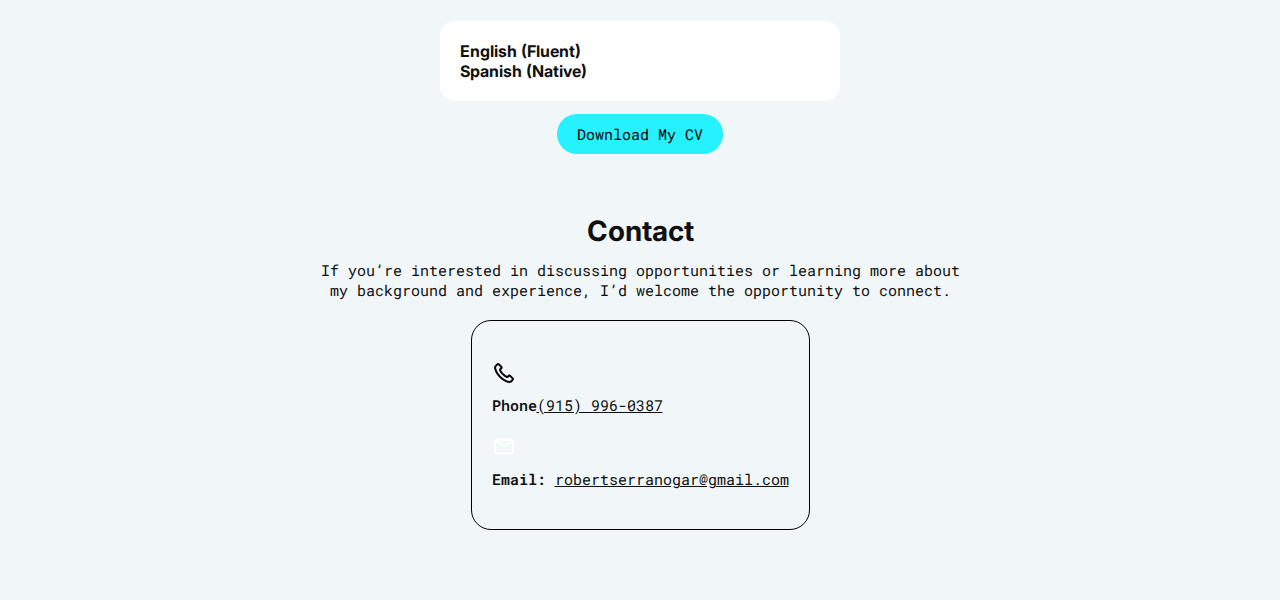
<file: seo.html>
<!DOCTYPE html>
<html>
    <head>
        <title>SEO - Robert Garcia</title>
        <meta charset="UTF-8">
        <link rel="stylesheet" href="index.css">
        <meta name="viewport" content="width=device-width, initial-scale=1.0">
        <meta http-equiv="X-UA-Compatible" content="ie=edge">
        <script src="index.js"></script>
        <link rel="icon" href="img/robert-garcia-favicon.png" type="image/png">
    </head>
    <body>
        <nav>
            <div class="desktop-nav-wrap">
                <div class="logo-wrap">
                    <!-- <a href="index.html"><img src="img/logo.png" alt="logo"></a> -->
                    <a href="index.html"><p>Robert Garcia</p></a>
                </div>
                <ul class="main-desktop-nav">
                    <li><a href="seo.html">SEO</a></li>
                    <li><a href="shopify.html">Website Management</a></li>
                    <li><a href="ui-ux.html">UI/UX</a></li>
                </ul>
                <ul>
                    <a href="contact.html"><li class="contact-button">Contact Me</li></a>
                </ul>
            </div>
            <div class="mobile-nav-wrap">
                <div class="mobile-nav-top">
                    <div class="mobile-logo-wrap">
                        <!-- <a href="index.html"><img src="img/logo.png" alt=""></a> -->
                        <a href="index.html"><p>Robert Garcia</p></a>
                    </div>
                    <div class="mobile-controls">
                        <img class="menu" src="img/menu-icon.png" alt="Menu Icon">
                        <img class="x" src="img/x-icon.png" alt="Close Icon">
                    </div>
                </div>
                <div class="mobile-nav-bottom">
                    <ul class="main-desktop-nav">
                        <li><a href="seo.html">SEO</a></li>
                        <li><a href="shopify.html">Website Management</a></li>
                        <li><a href="ui-ux.html">UI/UX</a></li>
                    </ul>
                    <ul>
                        <a href="contact.html"><li class="contact-button">Contact Me</li></a>
                    </ul>
                </div>
            </div>
        </nav>

        <section class="hero-wrap">
            <div class="hero-left">
                <img src="img/robert-garcia-front-shot.png" alt="Robert Garcia portrait">
            </div>
            <div class="hero-right">
                <div class="ball-1">
                    <img src="img/blue.png" alt="blue">
                </div>
                <div class="hero-card">
                    <h1><span class="gradient">Robert Garcia</span> - SEO Specialist</h1>
                    <p>Results-driven SEO Specialist with 4+ years of experience increasing 
                        organic traffic, improving search visibility, and driving conversions.
                         Skilled in technical audits, on-page optimization, and data-led content 
                         strategy across Shopify and custom platforms. I focus on turning search 
                         performance into measurable business growth</p>
                        <a href="#projects" class="hero-button">
                        <div>See My Projects</div>
                    </a> 
                </div>
                <div class="ball-2">
                    <img src="img/red.png" alt="red">
                </div>
            </div>
        </section>

        <section class="projects-wrap" id="projects">
            <div class="projects-title">
                <h2>My Projects</h2>
                <p>A selection of SEO-optimized websites, Shopify builds, 
                    and user-focused designs delivering measurable 
                    performance and real-world impact.</p>
            </div>
            <div class="project-grid">
                <div class="project-wrap">
                    <div class="project-title">
                        <h2>Starr Western Wear</h2>
                    </div>
                    <div class="project-brief">
                        
                        <div class="project-right">
                            <div class="project-top">
                                <div class="arrow" id="prev-arrow"><img src="img/arrow-left.svg" alt=""></div>
                                <div class="project-img">
                                    <!-- add slideshow here -->
                                     <div class="slider">
                                        <!-- <video autoplay muted loop src="img/zen-dental/zen-dental-video-1.mp4"></video> -->
                                        <img src="img/sww/sww-1.webp" alt="">
                                        <img src="img/sww/sww-5.webp" alt="">
                                        <img src="img/sww/sww-3.webp" alt="">
                                        <img src="img/sww/sww-2.webp" alt="">
                                        <img src="img/sww/sww-4.webp" alt="">
                                     </div>
                                    
                                </div>
                                <div class="arrow" id="next-arrow"><img src="img/arrow-right.svg" alt=""></div>
                            </div>
                            <div class="project-links">
                                <div class="proto-title">
                                    <p>Browse It Live</p>
                                </div>
                                <div class="project-buttons">
                                    <a target="_blank" href="https://starrwesternwear.com/" class="project-button-wrap">
                                        
                                        <div>Click Here</div>
                                    </a>
                                    
                                </div>
                            </div>
                        </div>
                        <div class="project-left">
                            <div class="project-left-wrap">
                                <div class="project-left-description">
                                    <p>A modern e-commerce website for Starr Western Wear, 
                                        showcasing their western apparel and workwear 
                                        collections. High-quality product imagery, 
                                        intuitive navigation, and customer-focused features
                                        like on-site alterations and layaway encourage users 
                                        to explore the store’s rich heritage both online and 
                                        in-person.</p>
                                    <ul>
                                        <li>Increased store traffic to 1.19 million sessions in 2024 through SEO strategies, optimized product descriptions, and improved technical SEO.</li>
                                        <li>Increased site health to 97% by optimizing on-site SEO.</li>
                                        <li>Boosted online sales by 169.81% in 2024 by enhancing on-page SEO and product merchandising.</li>
                                        <li>Improved average order value by 5.77% via CRO and search intent-aligned product strategies.</li>
                                        <li>Enhanced product descriptions and metadata using SEMrush keyword research.</li>
                                        <li>Performed schema data fixes, ADA accessibility audits, and technical SEO improvements.</li>
                                        <li>Managed over 7,000 Shopify products, ensuring accurate data, optimized imagery, and SEO-friendly listings.</li>
                                        <li>Edited and optimized Shopify theme code (HTML, CSS, Liquid, JavaScript) to improve load times and SEO performance.</li>
                                        <li>Integrated third-party apps and TikTok Shop to support broader marketing efforts.</li>
                                        </ul>
                                          
                                </div>
                            </div>
                            
                        </div>
                    </div>
                </div>


                <div class="project-wrap">
                    <div class="project-title">
                        <h2>Zen Dental</h2>
                    </div>
                    <div class="project-brief">
                        
                        <div class="project-right">
                            <div class="project-top">
                                <div class="arrow" id="prev-arrow"><img src="img/arrow-left.svg" alt=""></div>
                                <div class="project-img">
                                     <div class="slider">
                                        <img src="img/zen-dental/zen-dental-1.webp" alt="">
                                        <img src="img/zen-dental/zen-dental-2.webp" alt="">
                                        <img src="img/zen-dental/zen-dental-3.webp" alt="">
                                        <img src="img/zen-dental/zen-dental-4.webp" alt="">
                                        <img src="img/zen-dental/zen-dental-5.webp" alt="">
                                        <img src="img/zen-dental/zen-dental-6.webp" alt="">
                                        <img src="img/zen-dental/zen-dental-7.webp" alt="">
                                        <img src="img/zen-dental/zen-dental-8.webp" alt="">
                                        <img src="img/zen-dental/zen-dental-9.webp" alt="">
                                        <img src="img/zen-dental/zen-dental-10.webp" alt="">
                                        <img src="img/zen-dental/zen-dental-11.webp" alt="">
                                        <img src="img/zen-dental/zen-dental-12.webp" alt="">
                                        <img src="img/zen-dental/zen-dental-13.webp" alt="">
                                     </div>
                                    
                                </div>
                                <div class="arrow" id="next-arrow"><img src="img/arrow-right.svg" alt=""></div>
                            </div>
                            <div class="project-links">
                                <div class="proto-title">
                                    <p>Browse Prototype By Device Type</p>
                                </div>
                                <div class="project-buttons">
                                    <a target="_blank" href="https://www.figma.com/proto/KToP5Ze15xE8CEIsA432Su/Dental-Zen?node-id=165-752&amp;t=pIOEtX7TkyqwZuUX-0&amp;scaling=min-zoom&amp;content-scaling=fixed&amp;page-id=0%3A1&amp;starting-point-node-id=1%3A111&amp;hide-ui=1" class="project-button-wrap">
                                        <img src="img/phone.svg" alt="Phone-icon">
                                        <div>Mobile</div>
                                    </a>
                                    <a target="_blank" href="https://www.figma.com/proto/KToP5Ze15xE8CEIsA432Su/Dental-Zen?node-id=1-111&amp;t=pIOEtX7TkyqwZuUX-0&amp;scaling=min-zoom&amp;content-scaling=fixed&amp;page-id=0%3A1&amp;starting-point-node-id=1%3A111&amp;hide-ui=1" class="project-button-wrap">
                                        <img src="img/computer.svg" alt="Desktop-icon">
                                        <div>Desktop</div>
                                    </a>
                                </div>
                            </div>
                        </div>
                        <div class="project-left">
                            <div class="project-left-wrap">
                                <div class="project-left-description">
                                    <p>I designed and managed Zen Dental’s 
                                        fully functional dental clinic website, 
                                        focusing on lead generation and simplified 
                                        appointment booking. Features include a seamless 
                                        appointment creation page, innovative visual 
                                        design, and engaging videos to enhance patient 
                                        trust. My website management responsibilities 
                                        included performance optimization, content updates, 
                                        and ensuring a calm, stress-free user experience 
                                        aligned with the clinic’s mission.</p>
                                </div>
                            </div>
                            
                        </div>
                    </div>
                </div>
                <div class="project-wrap">
                    <div class="project-title">
                        <h2>Blendr Juicery</h2>
                    </div>
                    <div class="project-brief">
                        
                        <div class="project-right">
                            <div class="project-top">
                                <div class="arrow" id="prev-arrow"><img src="img/arrow-left.svg" alt=""></div>
                                <div class="project-img">
    
                                     <div class="slider">
                                        
                                        <img src="img/blendr/blendr-juicery-1.webp" alt="">
                                        <img src="img/blendr/blendr-juicery-2.webp" alt="">
                                        <img src="img/blendr/blendr-juicery-3.webp" alt="">
                                        <img src="img/blendr/blendr-juicery-4.webp" alt="">
                                        <img src="img/blendr/blendr-juicery-5.webp" alt="">
                                        <img src="img/blendr/blendr-juicery-6.webp" alt="">
                                        <img src="img/blendr/blendr-juicery-7.webp" alt="">
                                        <img src="img/blendr/blendr-juicery-8.webp" alt="">
                                        <img src="img/blendr/blendr-juicery-9.webp" alt="">
                                        <img src="img/blendr/blendr-juicery-10.webp" alt="">
                                        <img src="img/blendr/blendr-juicery-11.webp" alt="">
                                        <img src="img/blendr/blendr-juicery-12.webp" alt="">
                                        <img src="img/blendr/blendr-juicery-13.webp" alt="">
                                        <img src="img/blendr/blendr-juicery-14.webp" alt="">
                                        <img src="img/blendr/blendr-juicery-15.webp" alt="">
                                        <img src="img/blendr/blendr-juicery-16.webp" alt="">
                                        <img src="img/blendr/blendr-juicery-17.webp" alt="">
                                        
                                     </div>
                                    
                                </div>
                                <div class="arrow" id="next-arrow"><img src="img/arrow-right.svg" alt=""></div>
                            </div>
                            <div class="project-links">
                                <div class="proto-title">
                                    <p>Browse Prototype By Device Type</p>
                                </div>
                                <div class="project-buttons">
                                    <a target="_blank" href="https://www.figma.com/proto/ekV0HYsUxIwTOpzWLoQcIt/Blendr-Juicery-Landing?node-id=351-97&amp;t=K8ET4Wxzs2YxADQp-0&amp;scaling=min-zoom&amp;content-scaling=fixed&amp;page-id=0%3A1&amp;starting-point-node-id=230%3A156&amp;hide-ui=1" class="project-button-wrap">
                                        <img src="img/phone.svg" alt="Phone-icon">
                                        <div>Mobile</div>
                                    </a>
                                    <a target="_blank" href="https://www.figma.com/proto/ekV0HYsUxIwTOpzWLoQcIt/Blendr-Juicery-Landing?node-id=1-2&amp;t=K8ET4Wxzs2YxADQp-0&amp;scaling=min-zoom&amp;content-scaling=fixed&amp;page-id=0%3A1&amp;starting-point-node-id=230%3A156&amp;hide-ui=1" class="project-button-wrap">
                                        <img src="img/computer.svg" alt="Desktop-icon">
                                        <div>Desktop</div>
                                    </a>
                                </div>
                            </div>
                        </div>
                        <div class="project-left">
                            <div class="project-left-wrap">
                                <div class="project-left-description">
                                    <p>A minimalist yet engaging e-commerce site for Blendr Juicery, 
                                        designed to highlight the vibrant colors of the 
                                        juice products themselves. Features include a
                                        user-friendly shopping section with product filters 
                                        and a detailed subscription page showcasing wellness 
                                        benefits. The overall aesthetic focuses on bright,
                                        vivid juice imagery, ensuring the products are the focal point.</p>
                                </div>
                            </div>
                            
                        </div>
                    </div>
                </div>

                <div class="project-wrap">
                    <div class="project-title">
                        <h2>Samana Architects</h2>
                    </div>
                    <div class="project-brief">
                        
                        <div class="project-right">
                            <div class="project-top">
                                <div class="arrow" id="prev-arrow"><img src="img/arrow-left.svg" alt=""></div>
                                <div class="project-img">
                                    
                                     <div class="slider">
                                        
                                        <img src="img/samana/samana-architects-1.webp" alt="">
                                        <img src="img/samana/samana-architects-2.webp" alt="">
                                        <img src="img/samana/samana-architects-3.webp" alt="">
                                        <img src="img/samana/samana-architects-4.webp" alt="">
                                        <img src="img/samana/samana-architects-5.webp" alt="">
                                        <img src="img/samana/samana-architects-6.webp" alt="">
                                        <img src="img/samana/samana-architects-7.webp" alt="">
                                        <img src="img/samana/samana-architects-8.webp" alt="">  
                                        <img src="img/samana/samana-architects-9.webp" alt="">                                        
                                     </div>
                                    
                                </div>
                                <div class="arrow" id="next-arrow"><img src="img/arrow-right.svg" alt=""></div>
                            </div>
                            <div class="project-links">
                                <div class="proto-title">
                                    <p>Browse Prototype By Device Type</p>
                                </div>
                                <div class="project-buttons">
                                    <a target="_blank" href="https://www.figma.com/proto/pDG0FiAV3aAjSpISFenZoQ/Samana-Architects?node-id=108-41&amp;t=76g57n0BBI0SNv9a-0&amp;scaling=scale-down&amp;content-scaling=fixed&amp;page-id=0%3A1&amp;starting-point-node-id=1%3A2&amp;hide-ui=1" class="project-button-wrap">
                                        <img src="img/phone.svg" alt="Phone-icon">
                                        <div>Mobile</div>
                                    </a>
                                    <a target="_blank" href="https://www.figma.com/proto/pDG0FiAV3aAjSpISFenZoQ/Samana-Architects?node-id=1-2&amp;t=76g57n0BBI0SNv9a-0&amp;scaling=scale-down&amp;content-scaling=fixed&amp;page-id=0%3A1&amp;starting-point-node-id=1%3A2&amp;hide-ui=1" class="project-button-wrap">
                                        <img src="img/computer.svg" alt="Desktop-icon">
                                        <div>Desktop</div>
                                    </a>
                                </div>
                            </div>
                        </div>
                        <div class="project-left">
                            <div class="project-left-wrap">
                               
                                <div class="project-left-description">
                                    <p>Samana is a sophisticated architecture firm 
                                        website designed to showcase high-end residential
                                         and commercial projects. Key features include a 
                                         visually engaging image slider and an interactive 
                                         timeline that reveals more as users scroll, 
                                         ensuring an immersive browsing experience. The
                                          design emphasizes the firm’s impressive portfolio 
                                          and premium aesthetic.</p>
                                </div>
                            </div>
        
                        </div>
                    </div>
                </div>

                
                <div class="project-wrap">
                    <div class="project-title">
                        <h2>Union Fashion</h2>
                    </div>
                    <div class="project-brief">
                        
                        <div class="project-right">
                            <div class="project-top">
                                <div class="arrow" id="prev-arrow"><img src="img/arrow-left.svg" alt=""></div>
                                <div class="project-img">
                                    
                                     <div class="slider">
                                        
                                        <img src="img/union/union-fash-1.webp" alt="">
                                        <img src="img/union/union-fash-2.webp" alt="">
                                        <img src="img/union/union-fash-3.webp" alt="">
                                        <img src="img/union/union-fash-4.webp" alt="">
                                        <img src="img/union/union-fash-5.webp" alt="">
                                        <img src="img/union/union-fash-6.webp" alt="">
                                        <img src="img/union/union-fash-7.webp" alt="">
                                        <img src="img/union/union-fash-8.webp" alt="">
                                     </div>
                                    
                                </div>
                                <div class="arrow" id="next-arrow"><img src="img/arrow-right.svg" alt=""></div>
                            </div>
                            <div class="project-links">
                                <div class="proto-title">
                                    <p>Browse Prototype</p>
                                </div>
                                <div class="project-buttons">
                                    <a target="_blank" href="https://www.figma.com/proto/Rn6gjT9ud9d6goE08awlv8/Union-Fashion?node-id=1-2&amp;t=2shPY1wtWo0Nkj4w-0&amp;scaling=min-zoom&amp;content-scaling=fixed&amp;page-id=0%3A1&amp;hide-ui=1" class="project-button-wrap">
                                        <!-- <img src="img/phone.png" alt="Phone-icon"> -->
                                        <div>Click Here</div>
                                    </a>
                                </div>
                            </div>
                        </div>
                        <div class="project-left">
                            <div class="project-left-wrap">
                               
                                <div class="project-left-description">
                                    <p>A sophisticated landing page for Union Fashion, 
                                        a luxury apparel and accessories brand. This 
                                        project features elegant product showcasing 
                                        with high-quality imagery, detailed descriptions, 
                                        and an interactive store map to guide users to 
                                        physical locations. Without e-commerce 
                                        functionality, strategically placed "Visit Us" 
                                        buttons encourage in-person exploration of the brand.</p>
                                </div>
                            </div>
                            
                        </div>
                    </div>
                </div>


                


                <div class="project-wrap">
                    <div class="project-title">
                        <h2>The Shoppes At Solana</h2>
                    </div>
                    <div class="project-brief">
                        
                        <div class="project-right">
                            <div class="project-top">
                                <div class="arrow" id="prev-arrow"><img src="img/arrow-left.svg" alt=""></div>
                                <div class="project-img">
                                    <!-- add slideshow here -->
                                     <div class="slider">
                                        <!-- <video autoplay muted loop src="img/zen-dental/zen-dental-video-1.mp4"></video> -->
                                        <img src="img/the-shoppes-at-solana/the-shoppes-at-solana-1.webp" alt="">
                                        <img src="img/the-shoppes-at-solana/the-shoppes-at-solana-2.webp" alt="">
                                        <img src="img/the-shoppes-at-solana/the-shoppes-at-solana-3.webp" alt="">
                                        <img src="img/the-shoppes-at-solana/the-shoppes-at-solana-4.webp" alt="">
                                        <img src="img/the-shoppes-at-solana/the-shoppes-at-solana-5.webp" alt="">
                                        <img src="img/the-shoppes-at-solana/the-shoppes-at-solana-6.webp" alt="">
                                     </div>
                                    
                                </div>
                                <div class="arrow" id="next-arrow"><img src="img/arrow-right.svg" alt=""></div>
                            </div>
                            <div class="project-links">
                                <div class="proto-title">
                                    <p>Browse It Live</p>
                                </div>
                                <div class="project-buttons">
                                    <a target="_blank" href="https://www.theshoppesatsolana.com/" class="project-button-wrap">
                                        
                                        <div>Click Here</div>
                                    </a>
                                    
                                </div>
                            </div>
                        </div>
                        <div class="project-left">
                            <div class="project-left-wrap">
                                <div class="project-left-description">
                                    <p>A dynamic digital experience for The Shoppes at Solana, 
                                        merging shopping, dining, and events into a seamless, 
                                        visually appealing website. Featuring an intuitive directory 
                                        and event listings, the site reinforces the mall’s commitment 
                                        to community and lifestyle.</p>
                                        <ul>
                                            <li>Increased site traffic by 1.11 million sessions since launch through on-page SEO and technical improvements.</li>
                                            <li>Performed theme code edits (HTML, CSS, JavaScript, Liquid) to support SEO initiatives.</li>
                                          </ul>
                                          
                                </div>
                            </div>
                            
                        </div>
                    </div>
                </div>


                <div class="project-wrap">
                    <div class="project-title">
                        <h2>Cash Tools</h2>
                    </div>
                    <div class="project-brief">
                        
                        <div class="project-right">
                            <div class="project-top">
                                <div class="arrow" id="prev-arrow"><img src="img/arrow-left.svg" alt=""></div>
                                <div class="project-img">
                                    <!-- add slideshow here -->
                                     <div class="slider">
                                        <!-- <video autoplay muted loop src="img/zen-dental/zen-dental-video-1.mp4"></video> -->
                                        <img src="img/cash-tools/cash-tools-1.webp" alt="">
                                        <img src="img/cash-tools/cash-tools-2.webp" alt="">
                                        <img src="img/cash-tools/cash-tools-3.webp" alt="">
                                        <img src="img/cash-tools/cash-tools-4.webp" alt="">
                                        <img src="img/cash-tools/cash-tools-5.webp" alt="">
                                        <img src="img/cash-tools/cash-tools-6.webp" alt="">

                                     </div>
                                    
                                </div>
                                <div class="arrow" id="next-arrow"><img src="img/arrow-right.svg" alt=""></div>
                            </div>
                            <div class="project-links">
                                <div class="proto-title">
                                    <p>Browse It Live</p>
                                </div>
                                <div class="project-buttons">
                                    <a target="_blank" href="https://www.cashtools.org/" class="project-button-wrap">
                                        
                                        <div>Click Here</div>
                                    </a>
                                    
                                </div>
                            </div>
                        </div>
                        <div class="project-left">
                            <div class="project-left-wrap">
                                <div class="project-left-description">
                                    <p>A user-friendly, browser-based platform offering 
                                        essential financial calculators. Clean visuals, 
                                        intuitive layouts, and a privacy-first approach
                                         help users make informed financial decisions, 
                                         all without requiring account creation or sign-ups.</p>
                                         <ul>
                                            <li>Building SEO-optimized financial calculators (CD calculator, savings tracker) with a focus on clean UI, mobile-first design, and organic traffic growth.</li>
                                            <li>Work in progress — continuously adding features and refining SEO and UX.</li>
                                          </ul>
                                          
                                </div>
                            </div>
                            
                        </div>
                    </div>
                </div>
            </div>
        </section>

        <!-- update these to whatever you have on your individual cv's -->
        <section class="cv-skills-wrap">
            <div class="cv-skills-wrap-title">
                <h2>Experience + Skills</h2>
                
            </div>
            <div class="cv-description-wrap">
                <div class="experience">
                    <div class="experience-title">
                        <h2>Experience</h2>
                    </div>
                    <div class="experience-wrap">

                        <div class="experience-block">
                            <h3>SEO & Website Manager</h3>
                            <p>Starr Western Wear (July 2021 – Present)</p>
                            <ul>
                                <li>Increased store traffic to <strong>1.19 million sessions in 2024</strong> through SEO strategies, optimized product descriptions, and technical site improvements.</li>
                                <li>Improved <strong>site health to 97%</strong> by optimizing on-site SEO, fixing broken links, and enhancing crawlability.</li>
                                <li>Boosted online sales by <strong>169.81% in 2024</strong> by aligning product merchandising with search intent and improving user experience.</li>
                                <li>Increased <strong>average order value by 5.77%</strong> through conversion rate optimization (CRO) and strategic product bundling.</li>
                                <li>Enhanced product descriptions and metadata using <strong>SEMrush</strong> keyword research and competitor insights.</li>
                                <li>Fixed product <strong>schema data issues</strong>, conducted <strong>ADA accessibility audits</strong>, and implemented technical SEO improvements.</li>
                                <li>Managed and optimized over <strong>7,000 Shopify products</strong>, ensuring accurate listings, SEO-friendly content, and high-quality imagery.</li>
                                <li>Edited and improved Shopify theme performance through <strong>HTML, CSS, Liquid, and JavaScript</strong>, boosting load speed and SEO rankings.</li>
                                <li>Integrated <strong>third-party apps</strong> and <strong>TikTok Shop</strong> to support social commerce and omnichannel marketing strategies.</li>
                                <li>Created <strong>website mockups using Figma</strong>, aligning design with user intent and SEO structure.</li>
                                <li>Edited and optimized product imagery using <strong>Photoshop</strong> and <strong>Photopea</strong> for faster load times and visual appeal.</li>
                                <li>Led and trained a <strong>2-person team</strong>, overseeing content updates, product listings, and platform troubleshooting.</li>
                                <li>Performed <strong>domain changes and migrations</strong> while preserving SEO equity and minimizing downtime.</li>
                              </ul>
                              
                        </div>

                        <div class="experience-block">
                            <h3>SEO & Website Manager</h3>
                            <p>Tempco Clothing (July 2021 – Present)</p>
                            <ul>
                                <li>Increased online sales by <strong>38.55% in 2024</strong> through SEO optimization and targeted product enhancements.</li>
                                <li>Managed <strong>100+ active SKUs</strong> with SEO best practices applied to listings.</li>
                            </ul>
                        </div>

                        <div class="experience-block">
                            <h3>E-commerce Specialist</h3>
                            <p>The Shoppes At Solana (July 2023 – Present)</p>
                            <ul>
                                <li>Increased site traffic by <strong>1.11 million sessions</strong> since launch through on-page SEO and technical improvements.</li>
                                <li>Performed theme code edits (<strong>HTML, CSS, JavaScript, Liquid</strong>) to support SEO initiatives.</li>
                            </ul>
                        </div>

                        <div class="experience-block">
                            <h3>Website / Product Manager</h3>
                            <p>Belica Clothing (July 2019 – October 2020)</p>
                            <ul>
                                <li>Designed Shopify store layouts and improved product presentation with image and video editing.</li>
                                <li>Developed engaging <strong>Facebook and Instagram ads</strong> tailored to user interests.</li>
                                <li>Registered brand trademark with <strong>USPTO</strong>, demonstrating attention to detail and user trust.</li>
                            </ul>
                        </div>

                        <div class="experience-block">
                            <h3>Website Manager</h3>
                            <p>Cash Tools - Own Project</p>
                            <ul>
                                <li>Building SEO-optimized financial calculators (CD calculator, savings tracker) with a focus on clean UI, mobile-first design, and organic traffic growth.</li>
                                <li><strong>Work in progress</strong> — continuously adding features and refining SEO and UX.</li>
                            </ul>
                        </div>

                    </div>
                </div>

                <div class="experience">
                    <div class="experience-title">
                        <h2>Skills</h2>
                    </div>
                    <div class="experience-wrap">
                        <div class="experience-block">
                            <h3>Web Development</h3>
                            <ul>
                                <li>HTML</li>
                                <li>CSS</li>
                                <li>JavaScript</li>
                                <li>SQL</li>
                                <li>Shopify Liquid</li>
                                <li>Shopify CMS Management</li>
                            </ul>
                        </div>
                        <div class="experience-block">
                            <h3>Design</h3>
                            <ul>
                                <li>Figma (Complex Prototyping, UI/UX Design)</li>
                                <li>Photoshop &amp; Photopea (Image Editing)</li>
                            </ul>
                        </div>
                        <div class="experience-block">
                            <h3>Marketing &amp; SEO</h3>
                            <ul>
                                <li>Facebook &amp; Instagram Ads</li>
                                <li>SEO Tools (SEMrush, Yoast)</li>
                                <li>SEO Best Practices</li>
                                <li>Google Analytics, Search Console, Merchant Center</li>
                                <li>G Suite</li>
                                <li>Hotjar</li>
                            </ul>
                        </div>
                    </div>
                </div>

                <div class="experience">
                    <div class="experience-title">
                        <h2>Education</h2>
                    </div>
                    <div class="experience-wrap">
                        <div class="experience-block">
                            <h3>Bachelor’s Degree in Marketing</h3>
                            <p>Universidad Autónoma de Nuevo León (UANL), Mexico</p>
                            <p>July 2015 – December 2019</p>
                        </div>
                    </div>
                </div>

                <div class="experience">
                    <div class="experience-title">
                        <h2>Certificates &amp; Courses</h2>
                    </div>
                    <div class="experience-wrap">
                        <div class="experience-block">
                            <h3>Microsoft Excel Course</h3>
                            <p>Intermediate Certificate</p>
                        </div>
                        <div class="experience-block">
                            <h3>User Experience (UX) Course</h3>
                            <p>Accenture</p>
                        </div>
                    </div>
                </div>

                <div class="experience">
                    <div class="experience-title">
                        <h2>Languages</h2>
                    </div>
                    <div class="experience-wrap">
                        <div class="experience-block">
                            <h3>English (Fluent)</h3>
                            <h3>Spanish (Native)</h3>
                        </div>
                    </div>
                </div>
            </div>
            <div class="cv-button">
                <a href="robert-garcia-resume-seo-2025.pdf" target="_blank">Download My CV</a>
            </div>
        </section>

        <section class="contact-wrap">
            <div class="contact-top">
                <h2>Contact</h2>
                <p>If you’re interested in discussing opportunities or
                     learning more about my background and experience, I’d 
                     welcome the opportunity to connect.</p>
            </div>
            <div class="contact-card">
                <div class="contact-block">
                    <div class="icon-wrap">
                        <img src="img/phone-icon.svg" alt="">
                    </div>
                    <div class="contact-text-block">
                        <p><span class="semibold">Phone</span><a href="tel:+19159960387">(915) 996-0387</a></p>
                    </div>
                </div>
                <div class="contact-block">
                    <div class="icon-wrap">
                        <img src="img/mail-icon.svg" alt="">
                    </div>
                    <div class="contact-text-block">
                        <p><span class="semibold">Email: </span><a href="mailto:robertserranogar@gmail.com">robertserranogar@gmail.com</a></p>
                    </div>
                </div>
            </div>
        </section>

    </body>
</html>
</file>
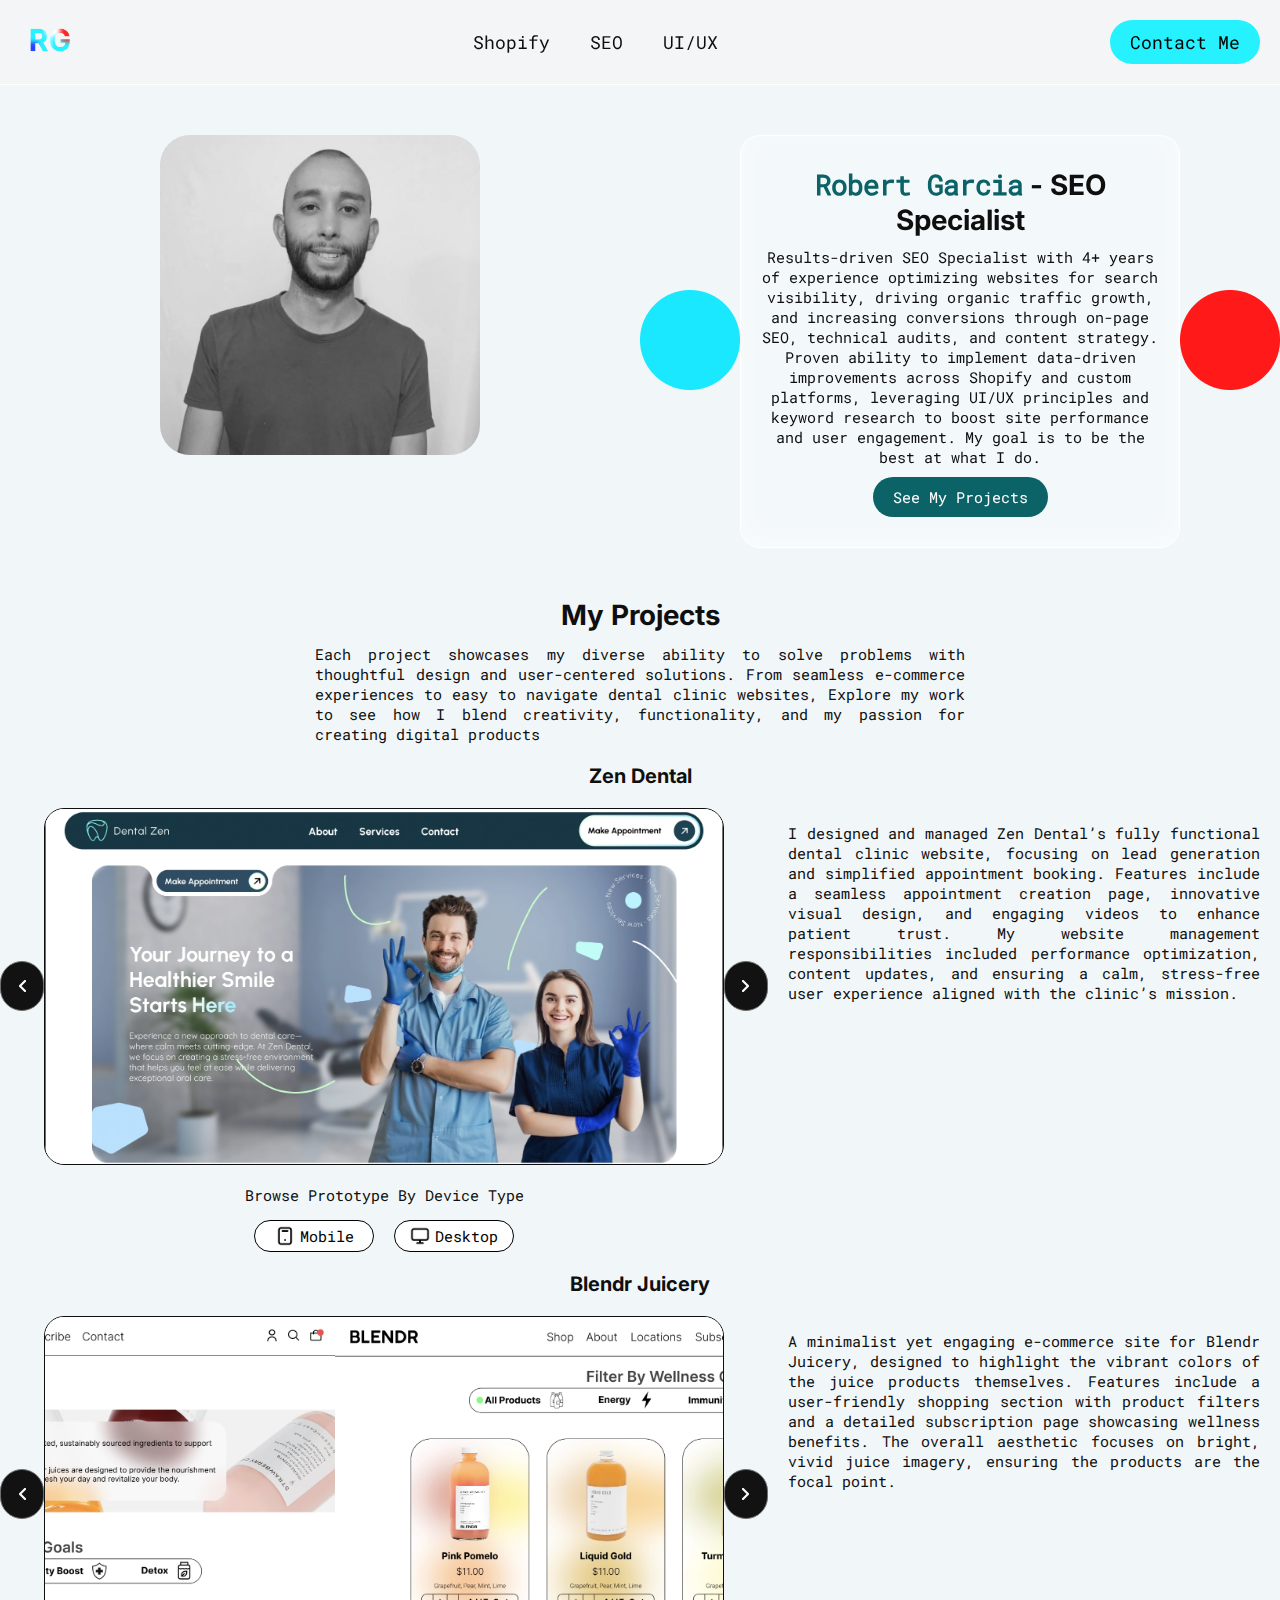
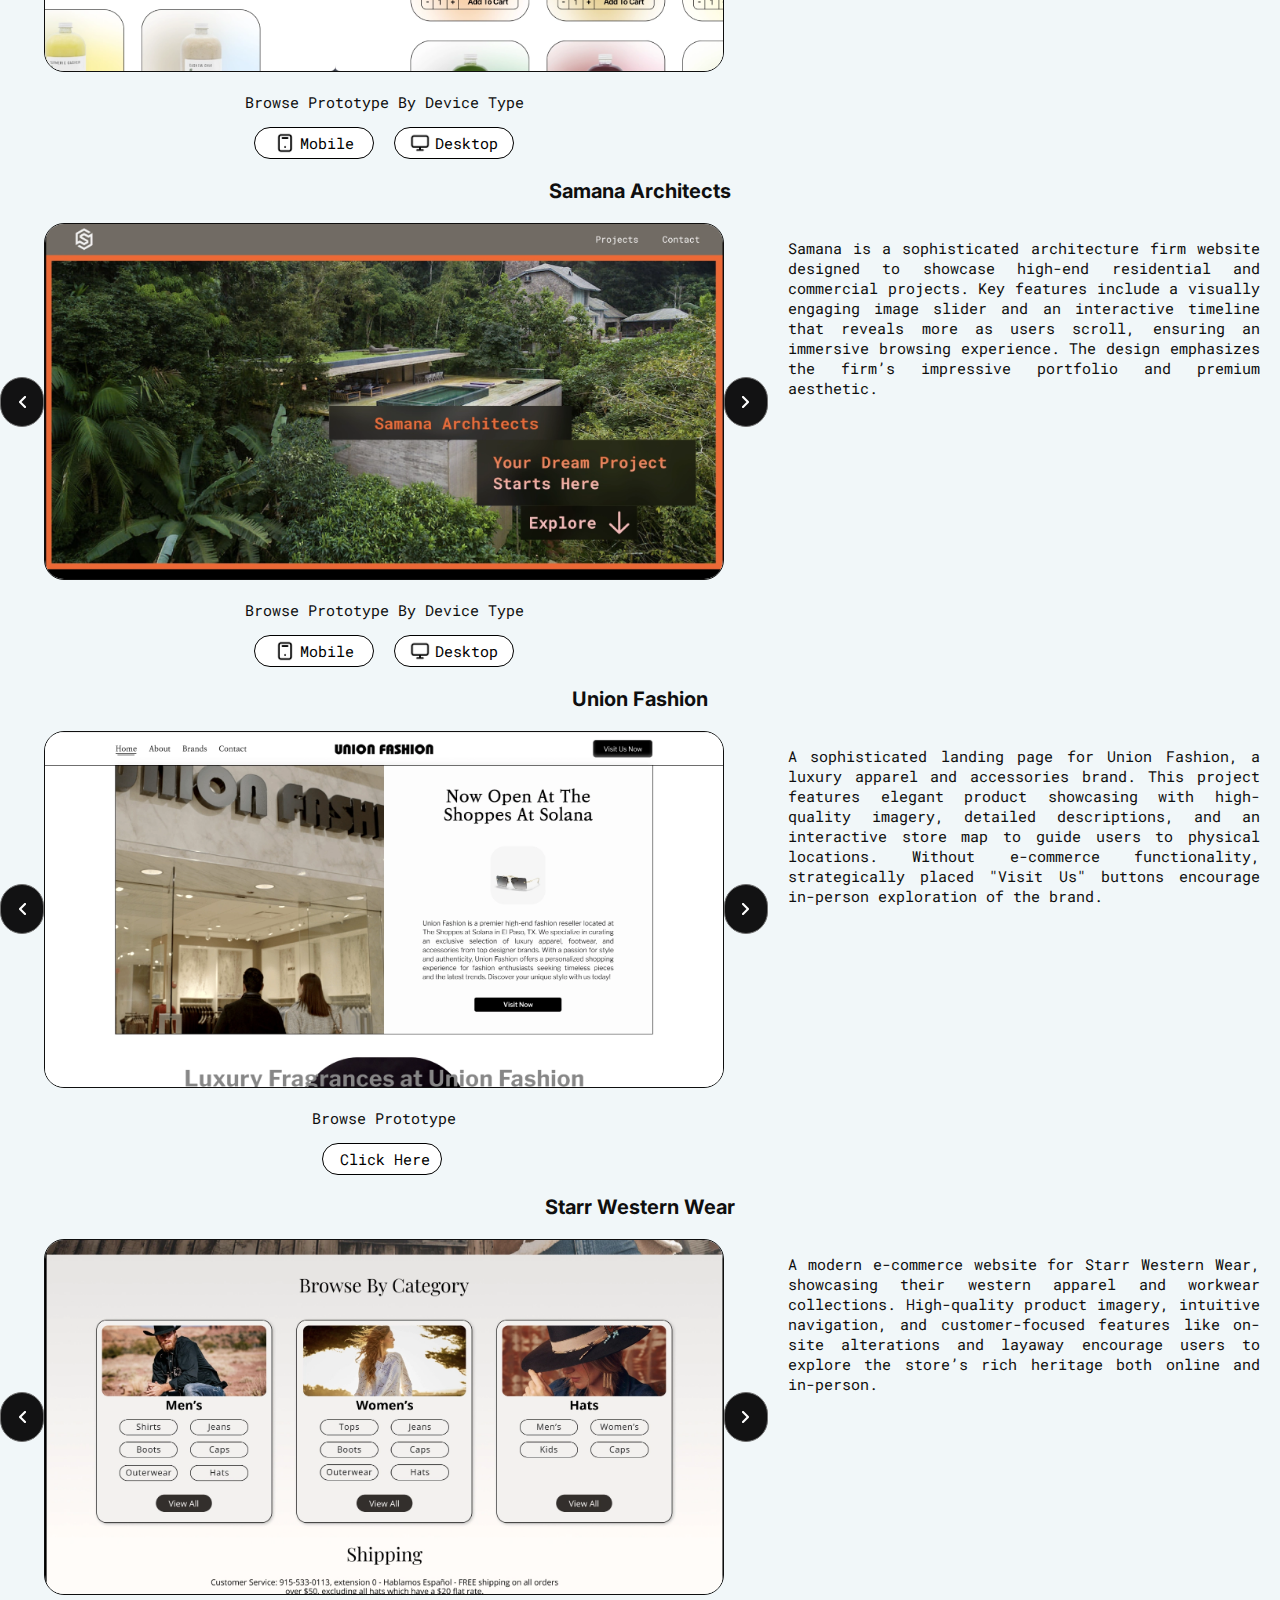
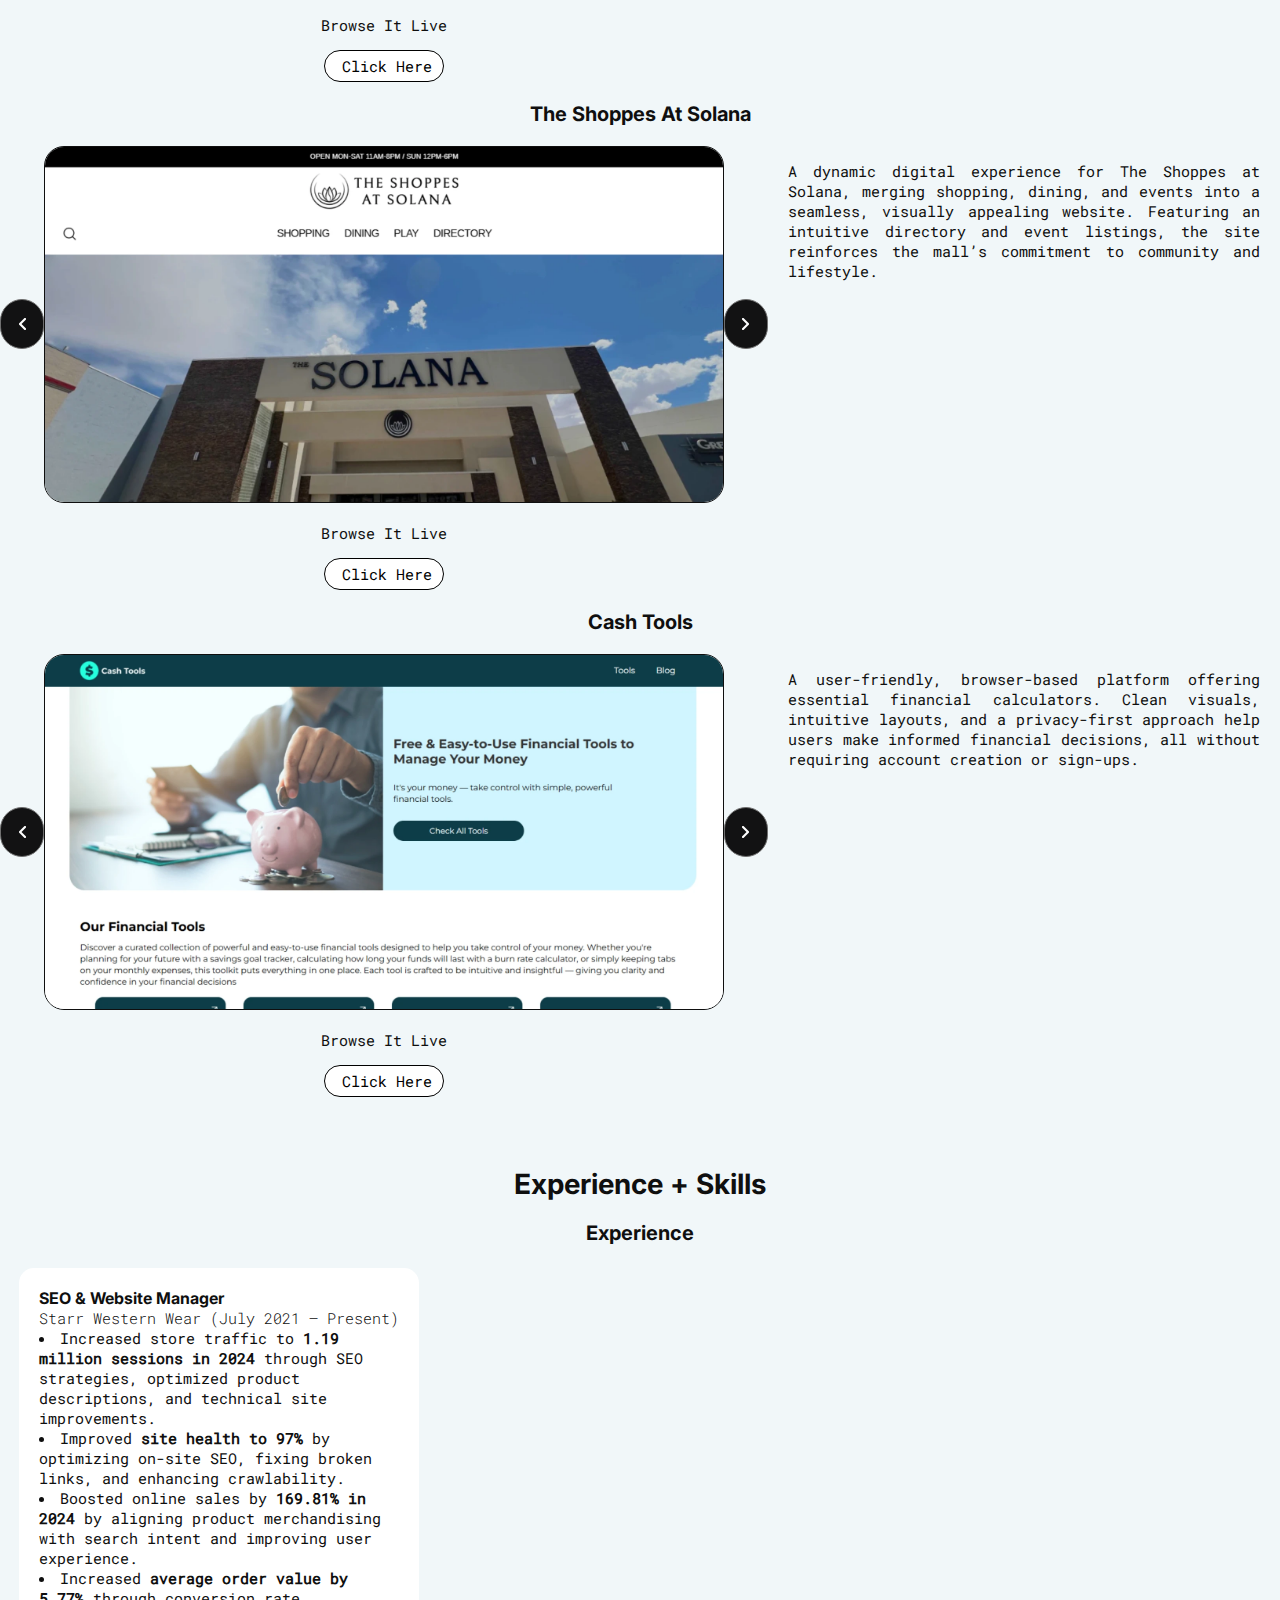
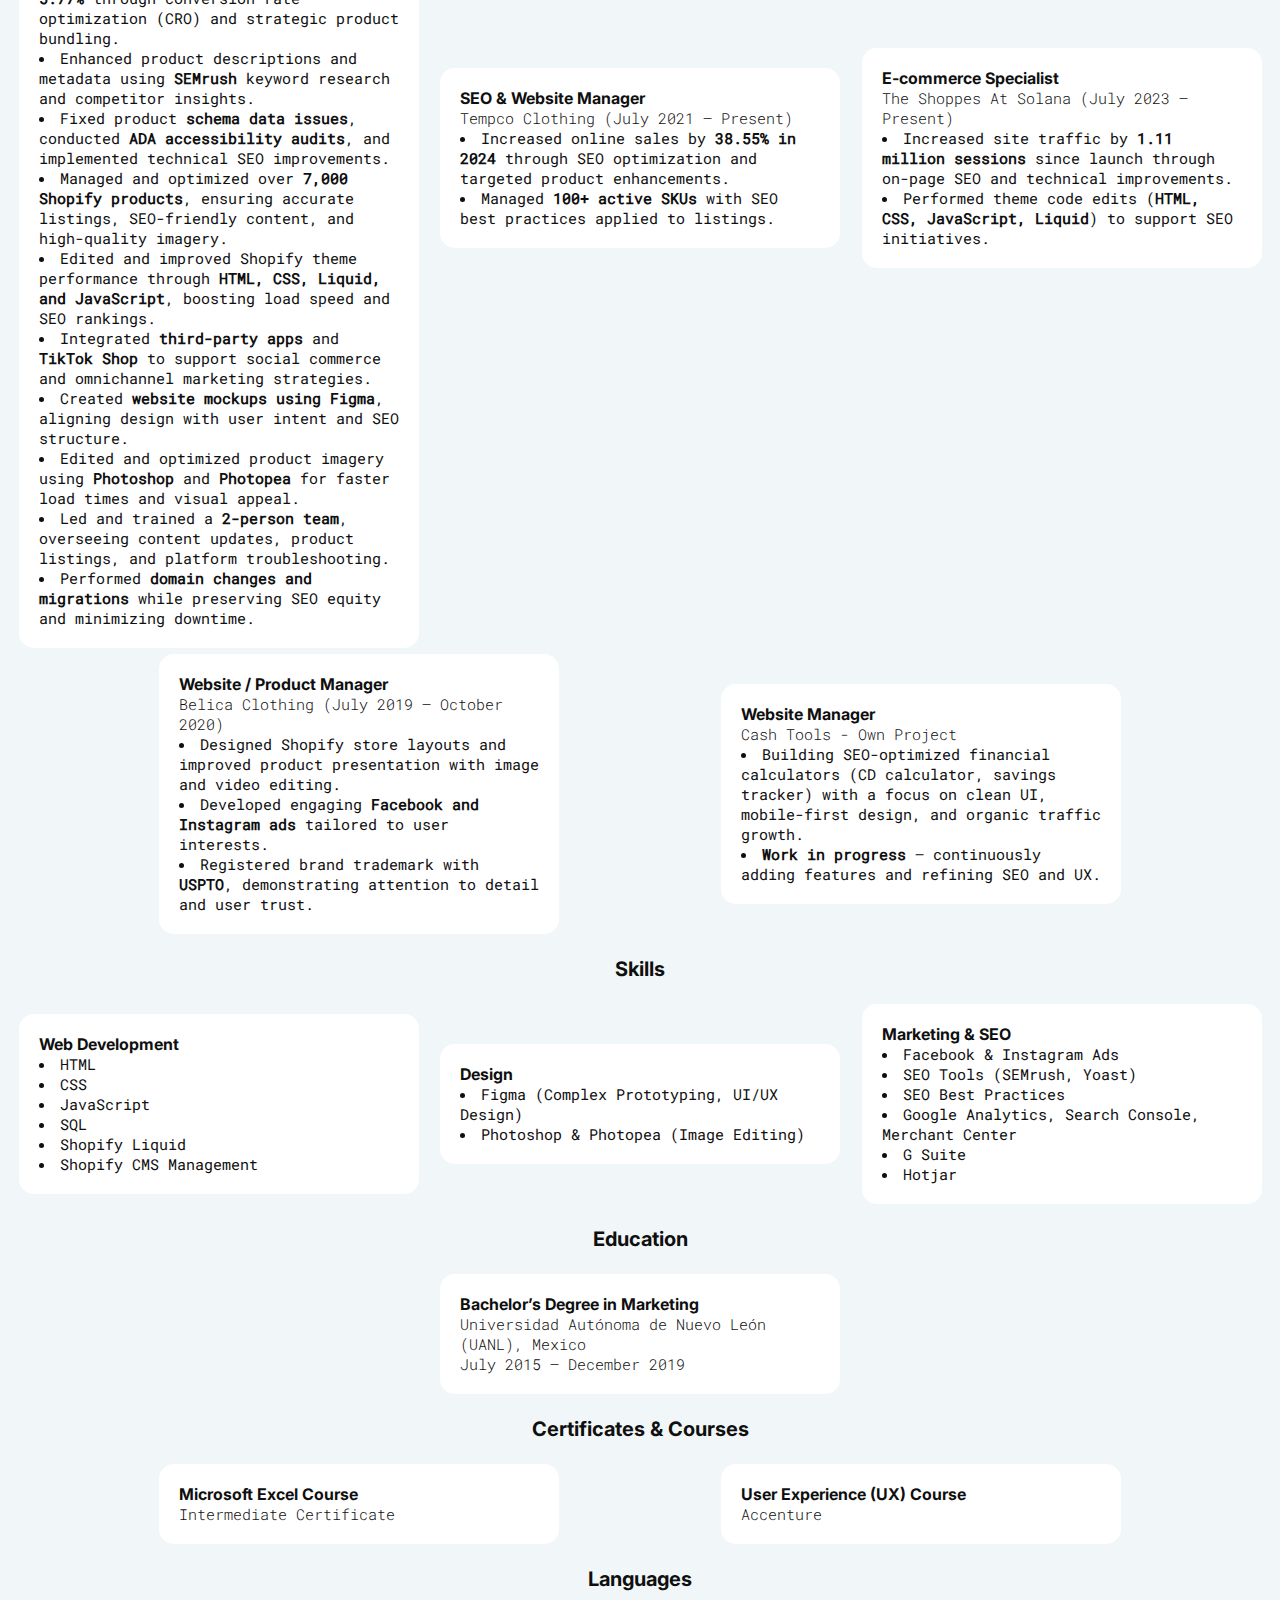
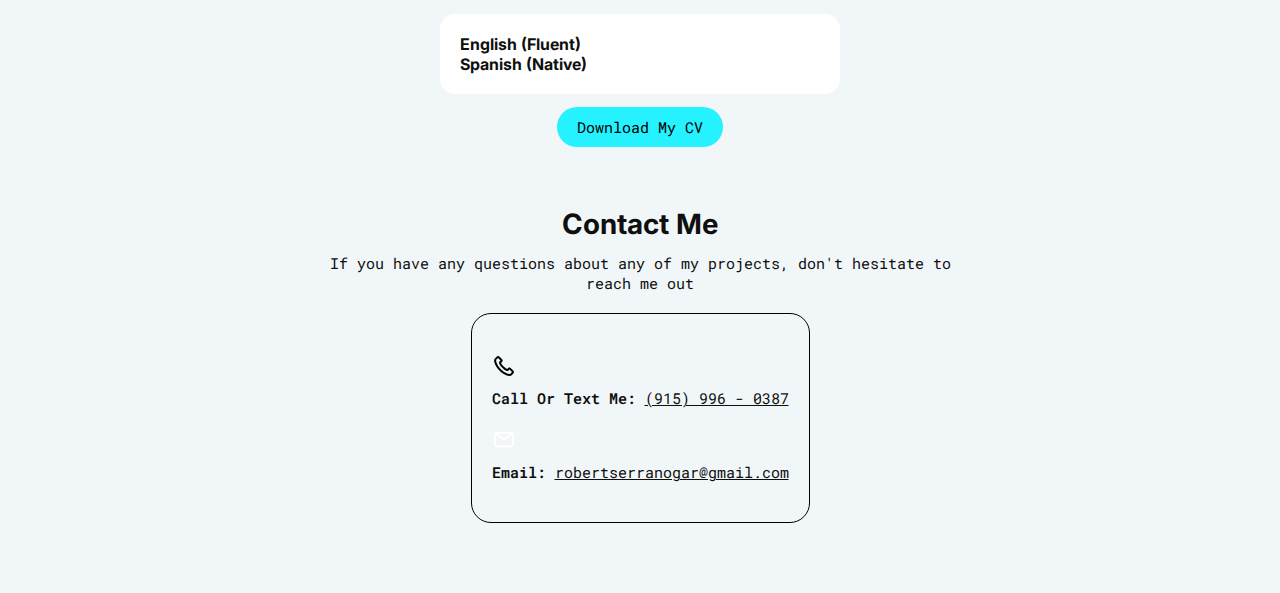
<file: shopify.html>
<!DOCTYPE html>
<html>
    <head>
        <title>Shopify - Robert Garcia</title>
        <meta charset="UTF-8">
        <link rel="stylesheet" href="index.css">
        <meta name="viewport" content="width=device-width, initial-scale=1.0">
        <meta http-equiv="X-UA-Compatible" content="ie=edge">
    </head>
    <body>
        <!-- change the layout and links -->
        <nav>
            <div class="desktop-nav-wrap">
                <div class="logo-wrap">
                    <a href="index.html"><img src="img/logo.png" alt="logo"></a>
                </div>
                <ul class="main-desktop-nav">

                    <li><a href="shopify.html">Shopify</a></li>
                    <!-- starr, tempco, union fashion,  -->
                    <li><a href="seo.html">SEO</a></li>
                    <!-- starr, tempco, zen dental, blendr, juicery, union fashion, samana architecture, cash tools -->
                    <li><a href="ui-ux.html">UI/UX</a></li>
                    <!-- starr, tempco, zen dental, blendr, juicery, union fashion, samana architecture, cash tools -->

                </ul>
                <ul>
                    <a href="contact.html"><li class="contact-button">Contact Me</li></a>
                </ul>
            </div>
            <div class="mobile-nav-wrap">
                <div class="mobile-nav-top">
                    <div class="mobile-logo-wrap">
                        <a href="index.html"><img src="img/logo.png" alt=""></a>
                    </div>
                    <div class="mobile-controls">
                        <img class="menu" src="img/menu-icon.png" alt="Menu Icon">
                        <img class="x" src="img/x-icon.png" alt="Close Icon">
                    </div>
                </div>
                <div class="mobile-nav-bottom">
                    <ul class="main-desktop-nav">
                        <li><a href="shopify.html">Shopify</a></li>
                        <!-- starr, tempco, union fashion,  -->
                        <li><a href="seo.html">SEO</a></li>
                        <!-- starr, tempco, zen dental, blendr, juicery, union fashion, samana architecture, cash tools -->
                        <li><a href="ui-ux.html">UI/UX</a></li>
                        <!-- starr, tempco, zen dental, blendr, juicery, union fashion, samana architecture, cash tools -->
    
                    </ul>
                    <ul>
                        <a href="contact.html"><li class="contact-button">Contact Me</li></a>
                    </ul>
                </div>
            </div>
        </nav>

        <!-- fix the hero wrap sizing issues on css -->
        <section class="hero-wrap">
            <div class="hero-left">
                <img src="img/robert-garcia-front-shot.png" alt="Hero image">
                <!-- <video autoplay muted loop playsinline src="img/hero-video.mp4"></video> -->
            </div>
            <div class="hero-right">
                <div class="ball-1">
                    <img src="img/blue.png" alt="blue">
                </div>
                <div class="hero-card">
                    <h1><span class="gradient">Robert Garcia</span> - SEO Specialist</h1>
                    <!-- change this -->
                    <p>Results-driven SEO Specialist with 4+ years of experience optimizing 
                        websites for search visibility, driving organic traffic growth, and 
                        increasing conversions through on-page SEO, technical audits, and 
                        content strategy. Proven ability to implement data-driven improvements 
                        across Shopify and custom platforms, leveraging UI/UX principles and 
                        keyword research to boost site performance and user engagement.
                        My goal is to be the best at what I do.</p>
                        <a href="#projects" class="hero-button">
                        <div>See My Projects</div>
                    </a> 
                </div>
                <div class="ball-2">
                    <img src="img/red.png" alt="red">
                </div>
            </div>
        </section>

        <!-- change copy -->
        <section class="projects-wrap" id="projects">
            <div class="projects-title">
                <h2>My Projects</h2>
                <p>Each project showcases my diverse ability to solve problems with 
                    thoughtful design and user-centered solutions. From seamless 
                    e-commerce experiences to easy to navigate dental clinic websites,  
                    Explore my work to see how I blend creativity, functionality, 
                    and my passion for creating digital products</p>
            </div>
            <!-- <div class="figma-video">
                <a href="#"><div>Video: how to remove Figma's UI</div></a>
            </div> -->
            <div class="project-grid">
                <div class="project-wrap">
                    <div class="project-title">
                        <h2>Zen Dental</h2>
                    </div>
                    <div class="project-brief">
                        
                        <div class="project-right">
                            <div class="project-top">
                                <div class="arrow" id="prev-arrow"><img src="img/arrow-left.svg" alt=""></div>
                                <div class="project-img">
                                    <!-- add slideshow here -->
                                     <div class="slider">
                                        <!-- <video autoplay muted loop src="img/zen-dental/zen-dental-video-1.mp4"></video> -->
                                        <img src="img/zen-dental/zen-dental-1.webp" alt="">
                                        <img src="img/zen-dental/zen-dental-2.webp" alt="">
                                        <img src="img/zen-dental/zen-dental-3.webp" alt="">
                                        <img src="img/zen-dental/zen-dental-4.webp" alt="">
                                        <img src="img/zen-dental/zen-dental-5.webp" alt="">
                                        <img src="img/zen-dental/zen-dental-6.webp" alt="">
                                        <img src="img/zen-dental/zen-dental-7.webp" alt="">
                                        <img src="img/zen-dental/zen-dental-8.webp" alt="">
                                        <img src="img/zen-dental/zen-dental-9.webp" alt="">
                                        <img src="img/zen-dental/zen-dental-10.webp" alt="">
                                        <img src="img/zen-dental/zen-dental-11.webp" alt="">
                                        <img src="img/zen-dental/zen-dental-12.webp" alt="">
                                        <img src="img/zen-dental/zen-dental-13.webp" alt="">
                                     </div>
                                    
                                </div>
                                <div class="arrow" id="next-arrow"><img src="img/arrow-right.svg" alt=""></div>
                            </div>
                            <div class="project-links">
                                <div class="proto-title">
                                    <p>Browse Prototype By Device Type</p>
                                </div>
                                <div class="project-buttons">
                                    <a target="_blank" href="https://www.figma.com/proto/KToP5Ze15xE8CEIsA432Su/Dental-Zen?node-id=165-752&amp;t=pIOEtX7TkyqwZuUX-0&amp;scaling=min-zoom&amp;content-scaling=fixed&amp;page-id=0%3A1&amp;starting-point-node-id=1%3A111&amp;hide-ui=1" class="project-button-wrap">
                                        <img src="img/phone.svg" alt="Phone-icon">
                                        <div>Mobile</div>
                                    </a>
                                    <a target="_blank" href="https://www.figma.com/proto/KToP5Ze15xE8CEIsA432Su/Dental-Zen?node-id=1-111&amp;t=pIOEtX7TkyqwZuUX-0&amp;scaling=min-zoom&amp;content-scaling=fixed&amp;page-id=0%3A1&amp;starting-point-node-id=1%3A111&amp;hide-ui=1" class="project-button-wrap">
                                        <img src="img/computer.svg" alt="Desktop-icon">
                                        <div>Desktop</div>
                                    </a>
                                </div>
                            </div>
                        </div>
                        <div class="project-left">
                            <div class="project-left-wrap">
                                <div class="project-left-description">
                                    <p>I designed and managed Zen Dental’s 
                                        fully functional dental clinic website, 
                                        focusing on lead generation and simplified 
                                        appointment booking. Features include a seamless 
                                        appointment creation page, innovative visual 
                                        design, and engaging videos to enhance patient 
                                        trust. My website management responsibilities 
                                        included performance optimization, content updates, 
                                        and ensuring a calm, stress-free user experience 
                                        aligned with the clinic’s mission.</p>
                                </div>
                            </div>
                            
                        </div>
                    </div>
                </div>
                <div class="project-wrap">
                    <div class="project-title">
                        <h2>Blendr Juicery</h2>
                    </div>
                    <div class="project-brief">
                        
                        <div class="project-right">
                            <div class="project-top">
                                <div class="arrow" id="prev-arrow"><img src="img/arrow-left.svg" alt=""></div>
                                <div class="project-img">
                                    <!-- add slideshow here -->
                                     <div class="slider" style="transform: translateX(-3096px); transition: none;">
                                        <!-- <video autoplay muted loop src="img/blendr/blendr-juicery-video-1.mp4"></video>
                                        <video autoplay muted loop src="img/blendr/blendr-juicery-video-2.mp4"></video>
                                        <video autoplay muted loop src="img/blendr/blendr-juicery-video-3.mp4"></video> -->
                                        <img src="img/blendr/blendr-juicery-1.webp" alt="">
                                        <img src="img/blendr/blendr-juicery-2.webp" alt="">
                                        <img src="img/blendr/blendr-juicery-3.webp" alt="">
                                        <img src="img/blendr/blendr-juicery-4.webp" alt="">
                                        <img src="img/blendr/blendr-juicery-5.webp" alt="">
                                        <img src="img/blendr/blendr-juicery-6.webp" alt="">
                                        <img src="img/blendr/blendr-juicery-7.webp" alt="">
                                        <img src="img/blendr/blendr-juicery-8.webp" alt="">
                                        <img src="img/blendr/blendr-juicery-9.webp" alt="">
                                        <img src="img/blendr/blendr-juicery-10.webp" alt="">
                                        <img src="img/blendr/blendr-juicery-11.webp" alt="">
                                        <img src="img/blendr/blendr-juicery-12.webp" alt="">
                                        <img src="img/blendr/blendr-juicery-13.webp" alt="">
                                        <img src="img/blendr/blendr-juicery-14.webp" alt="">
                                        <img src="img/blendr/blendr-juicery-15.webp" alt="">
                                        <img src="img/blendr/blendr-juicery-16.webp" alt="">
                                        <img src="img/blendr/blendr-juicery-17.webp" alt="">
                                        
                                     </div>
                                    
                                </div>
                                <div class="arrow" id="next-arrow"><img src="img/arrow-right.svg" alt=""></div>
                            </div>
                            <div class="project-links">
                                <div class="proto-title">
                                    <p>Browse Prototype By Device Type</p>
                                </div>
                                <div class="project-buttons">
                                    <a target="_blank" href="https://www.figma.com/proto/ekV0HYsUxIwTOpzWLoQcIt/Blendr-Juicery-Landing?node-id=351-97&amp;t=K8ET4Wxzs2YxADQp-0&amp;scaling=min-zoom&amp;content-scaling=fixed&amp;page-id=0%3A1&amp;starting-point-node-id=230%3A156&amp;hide-ui=1" class="project-button-wrap">
                                        <img src="img/phone.svg" alt="Phone-icon">
                                        <div>Mobile</div>
                                    </a>
                                    <a target="_blank" href="https://www.figma.com/proto/ekV0HYsUxIwTOpzWLoQcIt/Blendr-Juicery-Landing?node-id=1-2&amp;t=K8ET4Wxzs2YxADQp-0&amp;scaling=min-zoom&amp;content-scaling=fixed&amp;page-id=0%3A1&amp;starting-point-node-id=230%3A156&amp;hide-ui=1" class="project-button-wrap">
                                        <img src="img/computer.svg" alt="Desktop-icon">
                                        <div>Desktop</div>
                                    </a>
                                </div>
                            </div>
                        </div>
                        <div class="project-left">
                            <div class="project-left-wrap">
                                <div class="project-left-description">
                                    <p>A minimalist yet engaging e-commerce site for Blendr Juicery, 
                                        designed to highlight the vibrant colors of the 
                                        juice products themselves. Features include a
                                        user-friendly shopping section with product filters 
                                        and a detailed subscription page showcasing wellness 
                                        benefits. The overall aesthetic focuses on bright,
                                        vivid juice imagery, ensuring the products are the focal point.</p>
                                </div>
                            </div>
                            
                        </div>
                    </div>
                </div>

                <div class="project-wrap">
                    <div class="project-title">
                        <h2>Samana Architects</h2>
                    </div>
                    <div class="project-brief">
                        
                        <div class="project-right">
                            <div class="project-top">
                                <div class="arrow" id="prev-arrow"><img src="img/arrow-left.svg" alt=""></div>
                                <div class="project-img">
                                    <!-- add slideshow here -->
                                     <div class="slider">
                                        <!-- <video autoplay muted loop src="img/samana/samana-architects-video-1.mp4"></video> -->
                                        <img src="img/samana/samana-architects-1.webp" alt="">
                                        <img src="img/samana/samana-architects-2.webp" alt="">
                                        <img src="img/samana/samana-architects-3.webp" alt="">
                                        <img src="img/samana/samana-architects-4.webp" alt="">
                                        <img src="img/samana/samana-architects-5.webp" alt="">
                                        <img src="img/samana/samana-architects-6.webp" alt="">
                                        <img src="img/samana/samana-architects-7.webp" alt="">
                                        <img src="img/samana/samana-architects-8.webp" alt="">  
                                        <img src="img/samana/samana-architects-9.webp" alt="">                                        
                                     </div>
                                    
                                </div>
                                <div class="arrow" id="next-arrow"><img src="img/arrow-right.svg" alt=""></div>
                            </div>
                            <div class="project-links">
                                <div class="proto-title">
                                    <p>Browse Prototype By Device Type</p>
                                </div>
                                <div class="project-buttons">
                                    <a target="_blank" href="https://www.figma.com/proto/pDG0FiAV3aAjSpISFenZoQ/Samana-Architects?node-id=108-41&amp;t=76g57n0BBI0SNv9a-0&amp;scaling=scale-down&amp;content-scaling=fixed&amp;page-id=0%3A1&amp;starting-point-node-id=1%3A2&amp;hide-ui=1" class="project-button-wrap">
                                        <img src="img/phone.svg" alt="Phone-icon">
                                        <div>Mobile</div>
                                    </a>
                                    <a target="_blank" href="https://www.figma.com/proto/pDG0FiAV3aAjSpISFenZoQ/Samana-Architects?node-id=1-2&amp;t=76g57n0BBI0SNv9a-0&amp;scaling=scale-down&amp;content-scaling=fixed&amp;page-id=0%3A1&amp;starting-point-node-id=1%3A2&amp;hide-ui=1" class="project-button-wrap">
                                        <img src="img/computer.svg" alt="Desktop-icon">
                                        <div>Desktop</div>
                                    </a>
                                </div>
                            </div>
                        </div>
                        <div class="project-left">
                            <div class="project-left-wrap">
                               
                                <div class="project-left-description">
                                    <p>Samana is a sophisticated architecture firm 
                                        website designed to showcase high-end residential
                                         and commercial projects. Key features include a 
                                         visually engaging image slider and an interactive 
                                         timeline that reveals more as users scroll, 
                                         ensuring an immersive browsing experience. The
                                          design emphasizes the firm’s impressive portfolio 
                                          and premium aesthetic.</p>
                                </div>
                            </div>
        
                        </div>
                    </div>
                </div>

                
                <div class="project-wrap">
                    <div class="project-title">
                        <h2>Union Fashion</h2>
                    </div>
                    <div class="project-brief">
                        
                        <div class="project-right">
                            <div class="project-top">
                                <div class="arrow" id="prev-arrow"><img src="img/arrow-left.svg" alt=""></div>
                                <div class="project-img">
                                    <!-- add slideshow here -->
                                     <div class="slider">
                                        <!-- <video autoplay muted loop src="img/union/union-fash-video-1.mp4"></video>       -->
                                        <img src="img/union/union-fash-1.webp" alt="">
                                        <img src="img/union/union-fash-2.webp" alt="">
                                        <img src="img/union/union-fash-3.webp" alt="">
                                        <img src="img/union/union-fash-4.webp" alt="">
                                        <img src="img/union/union-fash-5.webp" alt="">
                                        <img src="img/union/union-fash-6.webp" alt="">
                                        <img src="img/union/union-fash-7.webp" alt="">
                                        <img src="img/union/union-fash-8.webp" alt="">
                                     </div>
                                    
                                </div>
                                <div class="arrow" id="next-arrow"><img src="img/arrow-right.svg" alt=""></div>
                            </div>
                            <div class="project-links">
                                <div class="proto-title">
                                    <p>Browse Prototype</p>
                                </div>
                                <div class="project-buttons">
                                    <a target="_blank" href="https://www.figma.com/proto/Rn6gjT9ud9d6goE08awlv8/Union-Fashion?node-id=1-2&amp;t=2shPY1wtWo0Nkj4w-0&amp;scaling=min-zoom&amp;content-scaling=fixed&amp;page-id=0%3A1&amp;hide-ui=1" class="project-button-wrap">
                                        <!-- <img src="img/phone.png" alt="Phone-icon"> -->
                                        <div>Click Here</div>
                                    </a>
                                </div>
                            </div>
                        </div>
                        <div class="project-left">
                            <div class="project-left-wrap">
                               
                                <div class="project-left-description">
                                    <p>A sophisticated landing page for Union Fashion, 
                                        a luxury apparel and accessories brand. This 
                                        project features elegant product showcasing 
                                        with high-quality imagery, detailed descriptions, 
                                        and an interactive store map to guide users to 
                                        physical locations. Without e-commerce 
                                        functionality, strategically placed "Visit Us" 
                                        buttons encourage in-person exploration of the brand.</p>
                                </div>
                            </div>
                            
                        </div>
                    </div>
                </div>


                <div class="project-wrap">
                    <div class="project-title">
                        <h2>Starr Western Wear</h2>
                    </div>
                    <div class="project-brief">
                        
                        <div class="project-right">
                            <div class="project-top">
                                <div class="arrow" id="prev-arrow"><img src="img/arrow-left.svg" alt=""></div>
                                <div class="project-img">
                                    <!-- add slideshow here -->
                                     <div class="slider">
                                        <!-- <video autoplay muted loop src="img/zen-dental/zen-dental-video-1.mp4"></video> -->
                                        <img src="img/sww/sww-1.webp" alt="">
                                        <img src="img/sww/sww-2.webp" alt="">
                                        <img src="img/sww/sww-4.webp" alt="">
                                        <img src="img/sww/sww-4.webp" alt="">
                                        <img src="img/sww/sww-5.webp" alt="">
                                     </div>
                                    
                                </div>
                                <div class="arrow" id="next-arrow"><img src="img/arrow-right.svg" alt=""></div>
                            </div>
                            <div class="project-links">
                                <div class="proto-title">
                                    <p>Browse It Live</p>
                                </div>
                                <div class="project-buttons">
                                    <a target="_blank" href="https://starrwesternwear.com/" class="project-button-wrap">
                                        
                                        <div>Click Here</div>
                                    </a>
                                    
                                </div>
                            </div>
                        </div>
                        <div class="project-left">
                            <div class="project-left-wrap">
                                <div class="project-left-description">
                                    <p>A modern e-commerce website for Starr Western Wear, 
                                        showcasing their western apparel and workwear 
                                        collections. High-quality product imagery, 
                                        intuitive navigation, and customer-focused features
                                        like on-site alterations and layaway encourage users 
                                        to explore the store’s rich heritage both online and 
                                        in-person.</p>
                                </div>
                            </div>
                            
                        </div>
                    </div>
                </div>


                <div class="project-wrap">
                    <div class="project-title">
                        <h2>The Shoppes At Solana</h2>
                    </div>
                    <div class="project-brief">
                        
                        <div class="project-right">
                            <div class="project-top">
                                <div class="arrow" id="prev-arrow"><img src="img/arrow-left.svg" alt=""></div>
                                <div class="project-img">
                                    <!-- add slideshow here -->
                                     <div class="slider">
                                        <!-- <video autoplay muted loop src="img/zen-dental/zen-dental-video-1.mp4"></video> -->
                                        <img src="img/the-shoppes-at-solana/the-shoppes-at-solana-1.webp" alt="">
                                        <img src="img/the-shoppes-at-solana/the-shoppes-at-solana-2.webp" alt="">
                                        <img src="img/the-shoppes-at-solana/the-shoppes-at-solana-3.webp" alt="">
                                        <img src="img/the-shoppes-at-solana/the-shoppes-at-solana-4.webp" alt="">
                                        <img src="img/the-shoppes-at-solana/the-shoppes-at-solana-5.webp" alt="">
                                        <img src="img/the-shoppes-at-solana/the-shoppes-at-solana-6.webp" alt="">
                                     </div>
                                    
                                </div>
                                <div class="arrow" id="next-arrow"><img src="img/arrow-right.svg" alt=""></div>
                            </div>
                            <div class="project-links">
                                <div class="proto-title">
                                    <p>Browse It Live</p>
                                </div>
                                <div class="project-buttons">
                                    <a target="_blank" href="https://www.theshoppesatsolana.com/" class="project-button-wrap">
                                        
                                        <div>Click Here</div>
                                    </a>
                                    
                                </div>
                            </div>
                        </div>
                        <div class="project-left">
                            <div class="project-left-wrap">
                                <div class="project-left-description">
                                    <p>A dynamic digital experience for The Shoppes at Solana, 
                                        merging shopping, dining, and events into a seamless, 
                                        visually appealing website. Featuring an intuitive directory 
                                        and event listings, the site reinforces the mall’s commitment 
                                        to community and lifestyle.</p>
                                </div>
                            </div>
                            
                        </div>
                    </div>
                </div>


                <div class="project-wrap">
                    <div class="project-title">
                        <h2>Cash Tools</h2>
                    </div>
                    <div class="project-brief">
                        
                        <div class="project-right">
                            <div class="project-top">
                                <div class="arrow" id="prev-arrow"><img src="img/arrow-left.svg" alt=""></div>
                                <div class="project-img">
                                    <!-- add slideshow here -->
                                     <div class="slider">
                                        <!-- <video autoplay muted loop src="img/zen-dental/zen-dental-video-1.mp4"></video> -->
                                        <img src="img/cash-tools/cash-tools-1.webp" alt="">
                                        <img src="img/cash-tools/cash-tools-2.webp" alt="">
                                        <img src="img/cash-tools/cash-tools-3.webp" alt="">
                                        <img src="img/cash-tools/cash-tools-4.webp" alt="">
                                        <img src="img/cash-tools/cash-tools-5.webp" alt="">
                                        <img src="img/cash-tools/cash-tools-6.webp" alt="">

                                     </div>
                                    
                                </div>
                                <div class="arrow" id="next-arrow"><img src="img/arrow-right.svg" alt=""></div>
                            </div>
                            <div class="project-links">
                                <div class="proto-title">
                                    <p>Browse It Live</p>
                                </div>
                                <div class="project-buttons">
                                    <a target="_blank" href="https://www.cashtools.org/" class="project-button-wrap">
                                        
                                        <div>Click Here</div>
                                    </a>
                                    
                                </div>
                            </div>
                        </div>
                        <div class="project-left">
                            <div class="project-left-wrap">
                                <div class="project-left-description">
                                    <p>A user-friendly, browser-based platform offering 
                                        essential financial calculators. Clean visuals, 
                                        intuitive layouts, and a privacy-first approach
                                         help users make informed financial decisions, 
                                         all without requiring account creation or sign-ups.</p>
                                </div>
                            </div>
                            
                        </div>
                    </div>
                </div>
            </div>
        </section>

        <!-- update these to whatever you have on your individual cv's -->
        <section class="cv-skills-wrap">
            <div class="cv-skills-wrap-title">
                <h2>Experience + Skills</h2>
                
            </div>
            <div class="cv-description-wrap">
                <div class="experience">
                    <div class="experience-title">
                        <h2>Experience</h2>
                    </div>
                    <div class="experience-wrap">

                        <div class="experience-block">
                            <h3>SEO & Website Manager</h3>
                            <p>Starr Western Wear (July 2021 – Present)</p>
                            <ul>
                                <li>Increased store traffic to <strong>1.19 million sessions in 2024</strong> through SEO strategies, optimized product descriptions, and technical site improvements.</li>
                                <li>Improved <strong>site health to 97%</strong> by optimizing on-site SEO, fixing broken links, and enhancing crawlability.</li>
                                <li>Boosted online sales by <strong>169.81% in 2024</strong> by aligning product merchandising with search intent and improving user experience.</li>
                                <li>Increased <strong>average order value by 5.77%</strong> through conversion rate optimization (CRO) and strategic product bundling.</li>
                                <li>Enhanced product descriptions and metadata using <strong>SEMrush</strong> keyword research and competitor insights.</li>
                                <li>Fixed product <strong>schema data issues</strong>, conducted <strong>ADA accessibility audits</strong>, and implemented technical SEO improvements.</li>
                                <li>Managed and optimized over <strong>7,000 Shopify products</strong>, ensuring accurate listings, SEO-friendly content, and high-quality imagery.</li>
                                <li>Edited and improved Shopify theme performance through <strong>HTML, CSS, Liquid, and JavaScript</strong>, boosting load speed and SEO rankings.</li>
                                <li>Integrated <strong>third-party apps</strong> and <strong>TikTok Shop</strong> to support social commerce and omnichannel marketing strategies.</li>
                                <li>Created <strong>website mockups using Figma</strong>, aligning design with user intent and SEO structure.</li>
                                <li>Edited and optimized product imagery using <strong>Photoshop</strong> and <strong>Photopea</strong> for faster load times and visual appeal.</li>
                                <li>Led and trained a <strong>2-person team</strong>, overseeing content updates, product listings, and platform troubleshooting.</li>
                                <li>Performed <strong>domain changes and migrations</strong> while preserving SEO equity and minimizing downtime.</li>
                              </ul>
                              
                        </div>

                        <div class="experience-block">
                            <h3>SEO & Website Manager</h3>
                            <p>Tempco Clothing (July 2021 – Present)</p>
                            <ul>
                                <li>Increased online sales by <strong>38.55% in 2024</strong> through SEO optimization and targeted product enhancements.</li>
                                <li>Managed <strong>100+ active SKUs</strong> with SEO best practices applied to listings.</li>
                            </ul>
                        </div>

                        <div class="experience-block">
                            <h3>E-commerce Specialist</h3>
                            <p>The Shoppes At Solana (July 2023 – Present)</p>
                            <ul>
                                <li>Increased site traffic by <strong>1.11 million sessions</strong> since launch through on-page SEO and technical improvements.</li>
                                <li>Performed theme code edits (<strong>HTML, CSS, JavaScript, Liquid</strong>) to support SEO initiatives.</li>
                            </ul>
                        </div>

                        <div class="experience-block">
                            <h3>Website / Product Manager</h3>
                            <p>Belica Clothing (July 2019 – October 2020)</p>
                            <ul>
                                <li>Designed Shopify store layouts and improved product presentation with image and video editing.</li>
                                <li>Developed engaging <strong>Facebook and Instagram ads</strong> tailored to user interests.</li>
                                <li>Registered brand trademark with <strong>USPTO</strong>, demonstrating attention to detail and user trust.</li>
                            </ul>
                        </div>

                        <div class="experience-block">
                            <h3>Website Manager</h3>
                            <p>Cash Tools - Own Project</p>
                            <ul>
                                <li>Building SEO-optimized financial calculators (CD calculator, savings tracker) with a focus on clean UI, mobile-first design, and organic traffic growth.</li>
                                <li><strong>Work in progress</strong> — continuously adding features and refining SEO and UX.</li>
                            </ul>
                        </div>

                    </div>
                </div>

                <div class="experience">
                    <div class="experience-title">
                        <h2>Skills</h2>
                    </div>
                    <div class="experience-wrap">
                        <div class="experience-block">
                            <h3>Web Development</h3>
                            <ul>
                                <li>HTML</li>
                                <li>CSS</li>
                                <li>JavaScript</li>
                                <li>SQL</li>
                                <li>Shopify Liquid</li>
                                <li>Shopify CMS Management</li>
                            </ul>
                        </div>
                        <div class="experience-block">
                            <h3>Design</h3>
                            <ul>
                                <li>Figma (Complex Prototyping, UI/UX Design)</li>
                                <li>Photoshop &amp; Photopea (Image Editing)</li>
                            </ul>
                        </div>
                        <div class="experience-block">
                            <h3>Marketing &amp; SEO</h3>
                            <ul>
                                <li>Facebook &amp; Instagram Ads</li>
                                <li>SEO Tools (SEMrush, Yoast)</li>
                                <li>SEO Best Practices</li>
                                <li>Google Analytics, Search Console, Merchant Center</li>
                                <li>G Suite</li>
                                <li>Hotjar</li>
                            </ul>
                        </div>
                    </div>
                </div>

                <div class="experience">
                    <div class="experience-title">
                        <h2>Education</h2>
                    </div>
                    <div class="experience-wrap">
                        <div class="experience-block">
                            <h3>Bachelor’s Degree in Marketing</h3>
                            <p>Universidad Autónoma de Nuevo León (UANL), Mexico</p>
                            <p>July 2015 – December 2019</p>
                        </div>
                    </div>
                </div>

                <div class="experience">
                    <div class="experience-title">
                        <h2>Certificates &amp; Courses</h2>
                    </div>
                    <div class="experience-wrap">
                        <div class="experience-block">
                            <h3>Microsoft Excel Course</h3>
                            <p>Intermediate Certificate</p>
                        </div>
                        <div class="experience-block">
                            <h3>User Experience (UX) Course</h3>
                            <p>Accenture</p>
                        </div>
                    </div>
                </div>

                <div class="experience">
                    <div class="experience-title">
                        <h2>Languages</h2>
                    </div>
                    <div class="experience-wrap">
                        <div class="experience-block">
                            <h3>English (Fluent)</h3>
                            <h3>Spanish (Native)</h3>
                        </div>
                    </div>
                </div>
            </div>
            <div class="cv-button">
                <a href="img/robert-garcia-resume-2025.pdf" target="_blank">Download My CV</a>
            </div>
        </section>

        <section class="contact-wrap">
            <div class="contact-top">
                <h2>Contact Me</h2>
                <p>If you have any questions about any of my projects, don't hesitate
                    to reach me out
                </p>
            </div>
            <div class="contact-card">
                <div class="contact-block">
                    <div class="icon-wrap">
                        <img src="img/phone-icon.svg" alt="">
                    </div>
                    <div class="contact-text-block">
                        <p><span class="semibold">Call Or Text Me: </span><a href="tel:+19159960387">(915) 996 - 0387</a></p>
                    </div>
                </div>
                <div class="contact-block">
                    <div class="icon-wrap">
                        <img src="img/mail-icon.svg" alt="">
                    </div>
                    <div class="contact-text-block">
                        <p><span class="semibold">Email: </span><a href="mailto:robertserranogar@gmail.com">robertserranogar@gmail.com</a></p>
                    </div>
                </div>
            </div>
        </section>

    </body>
</html>
</file>
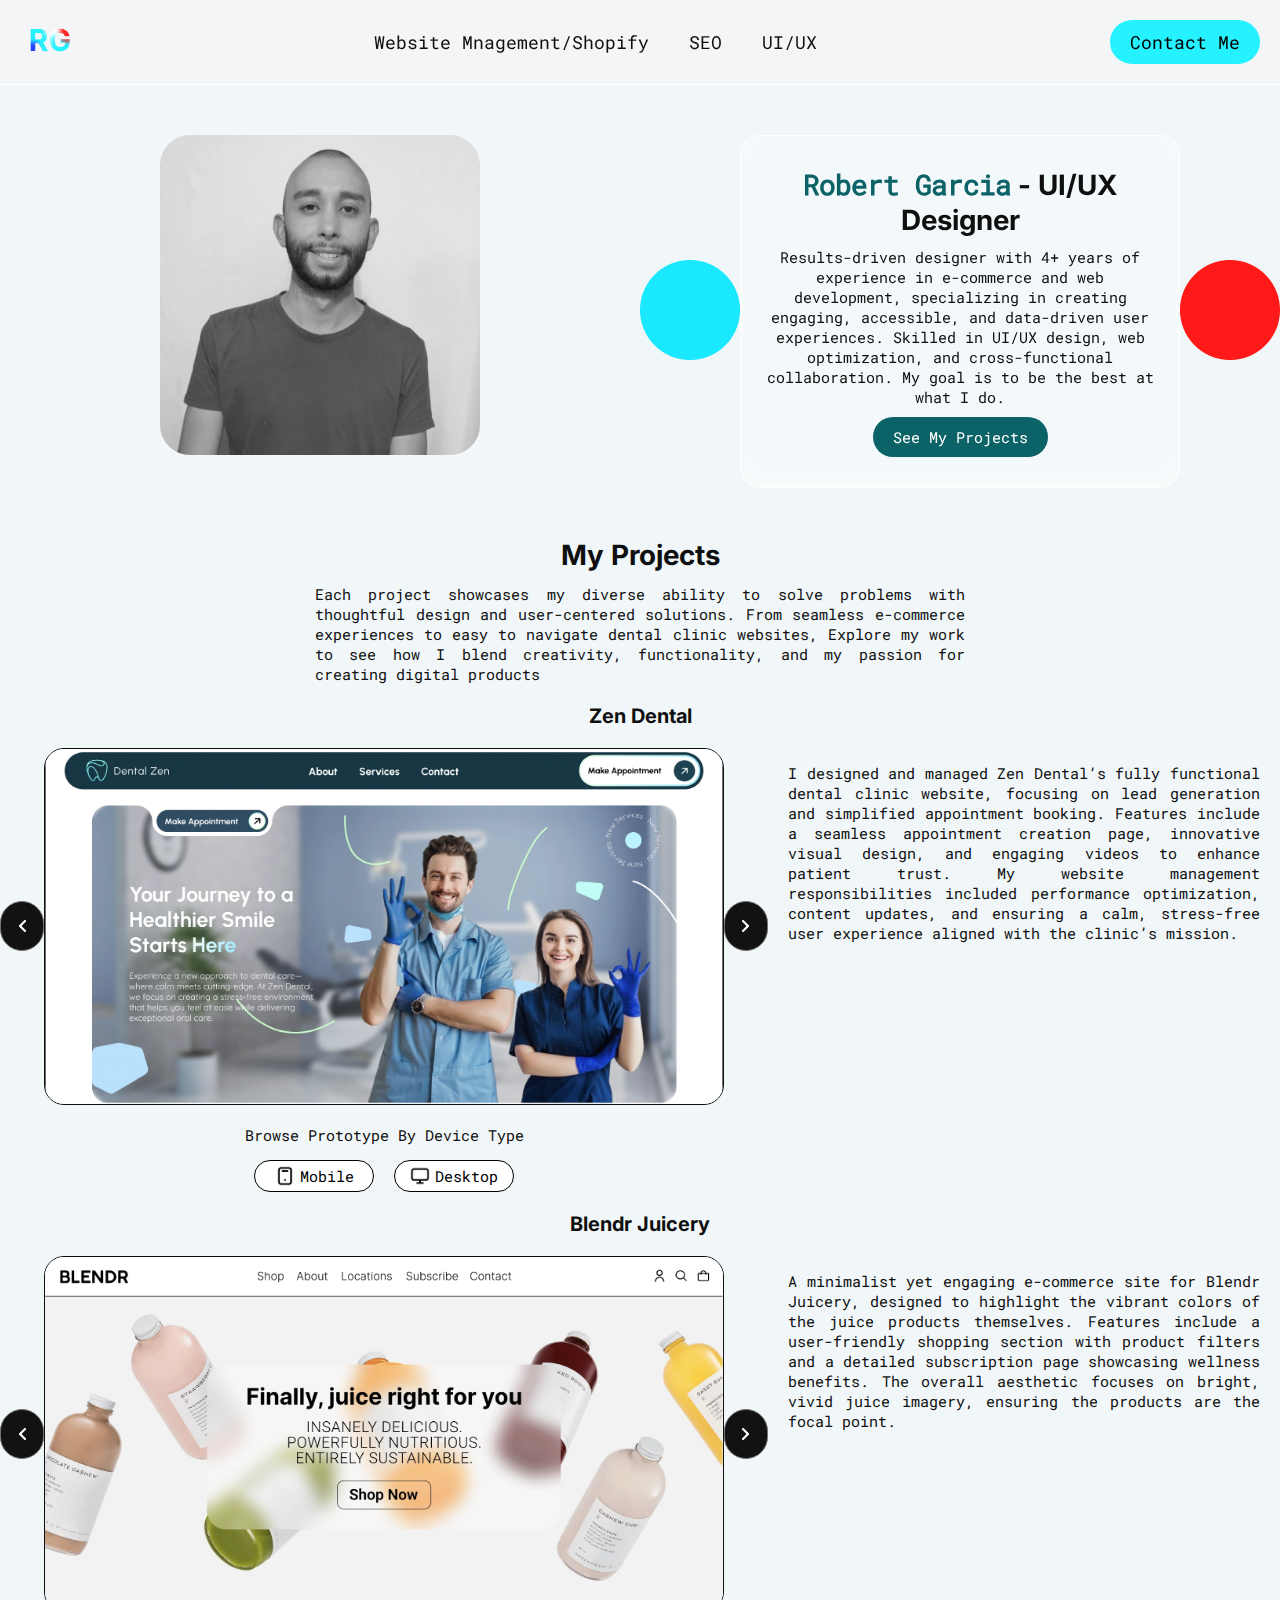
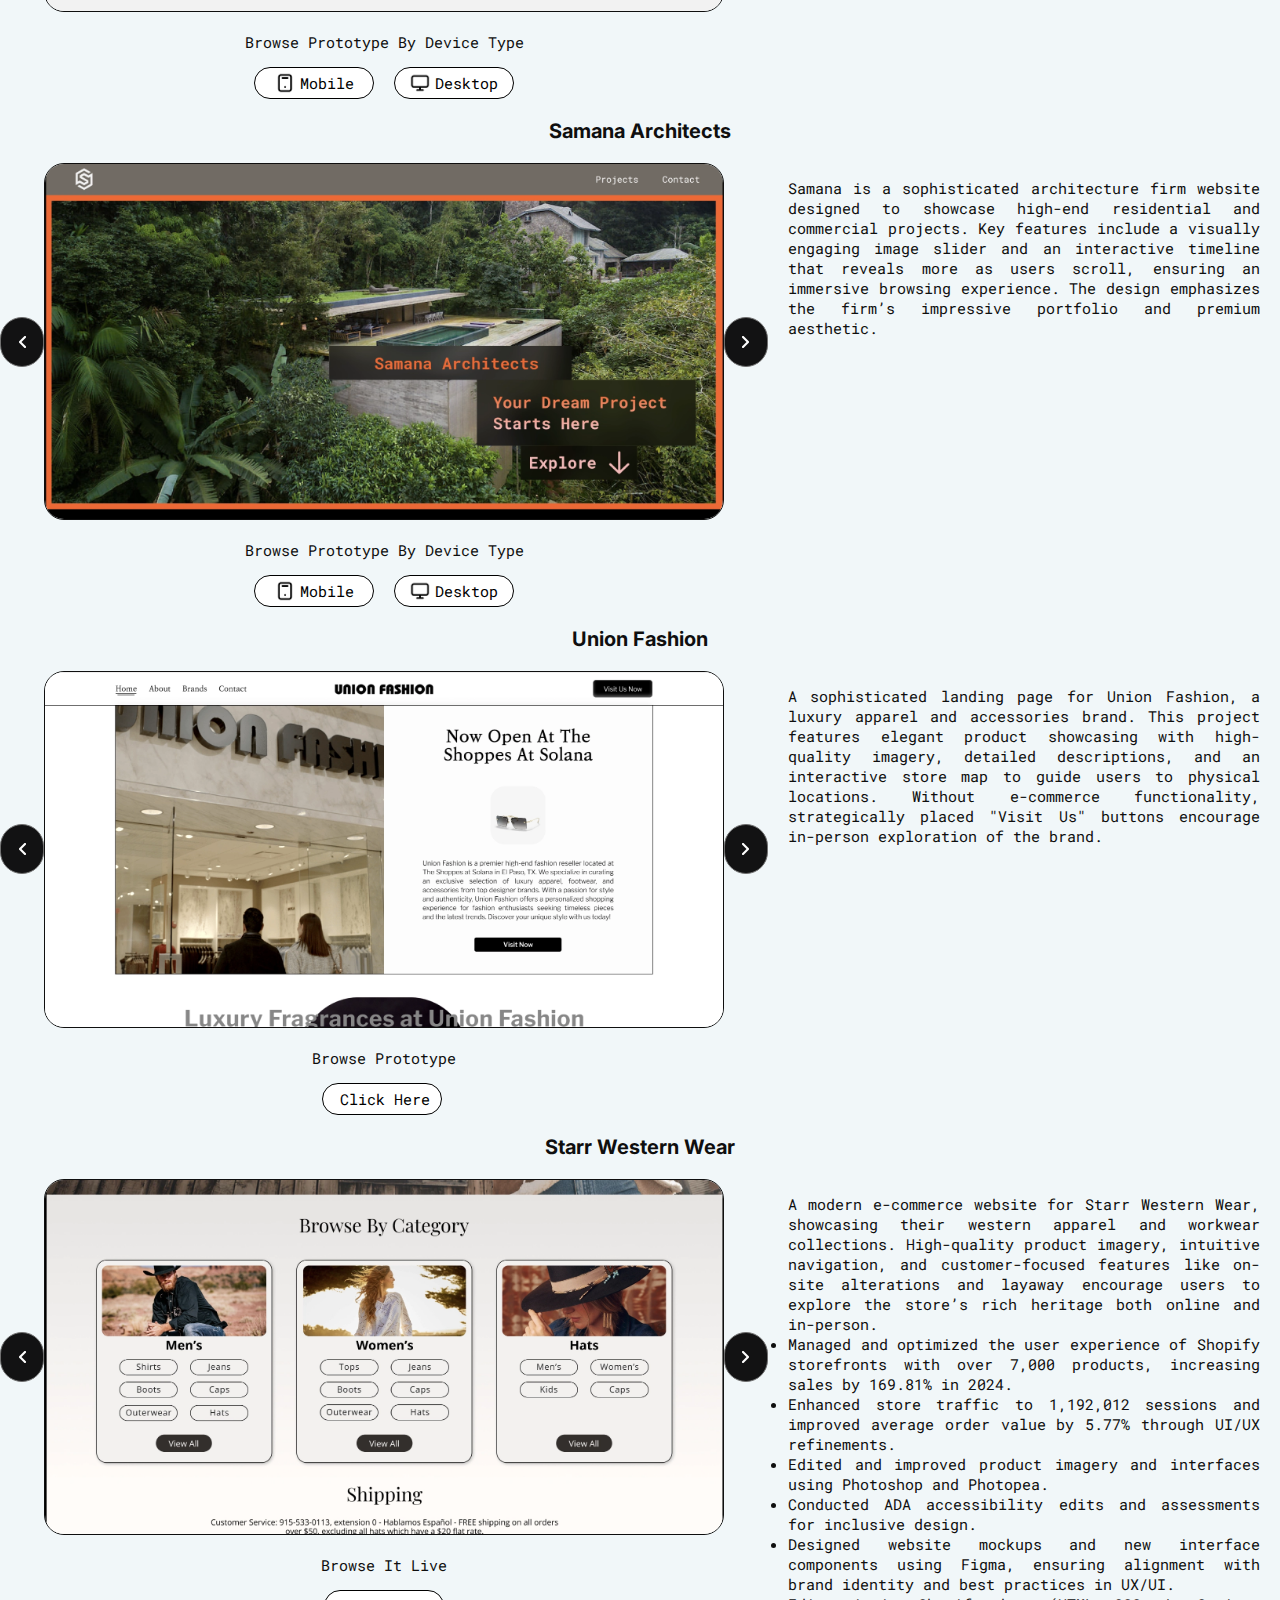
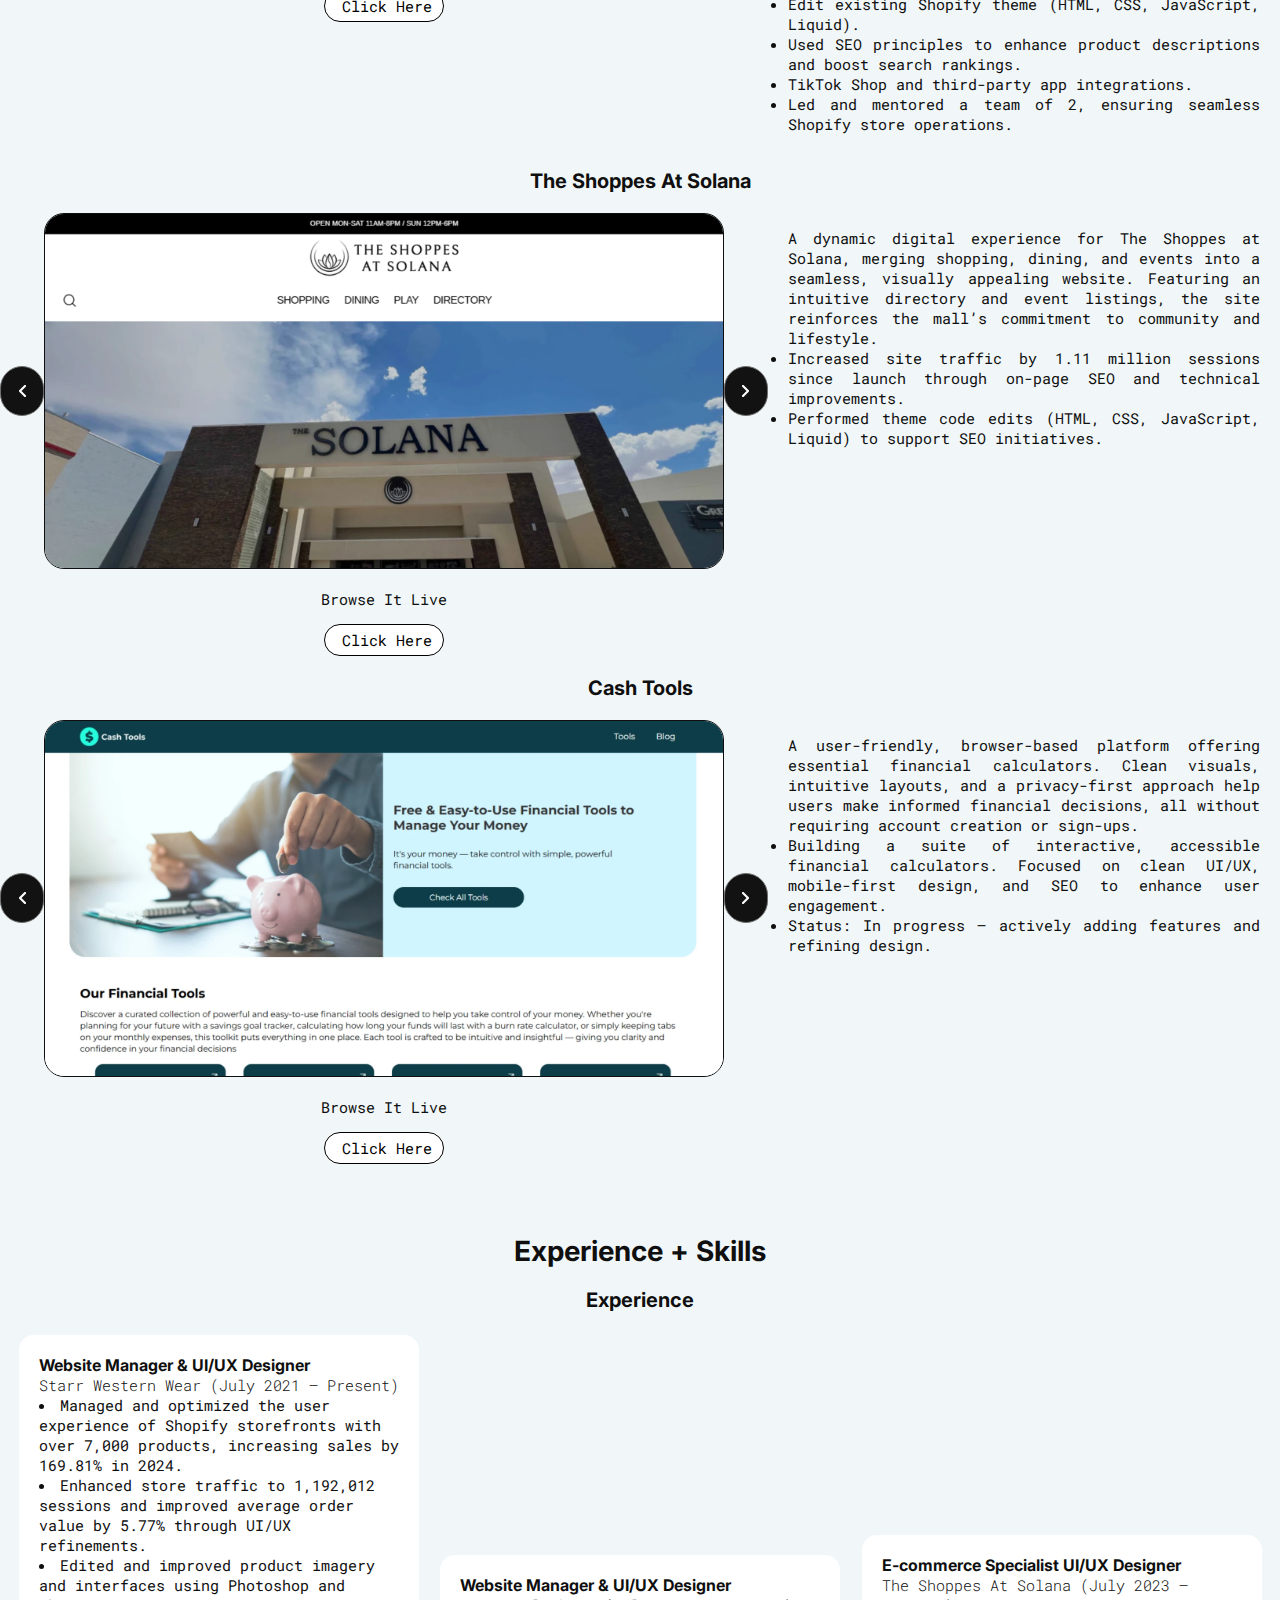
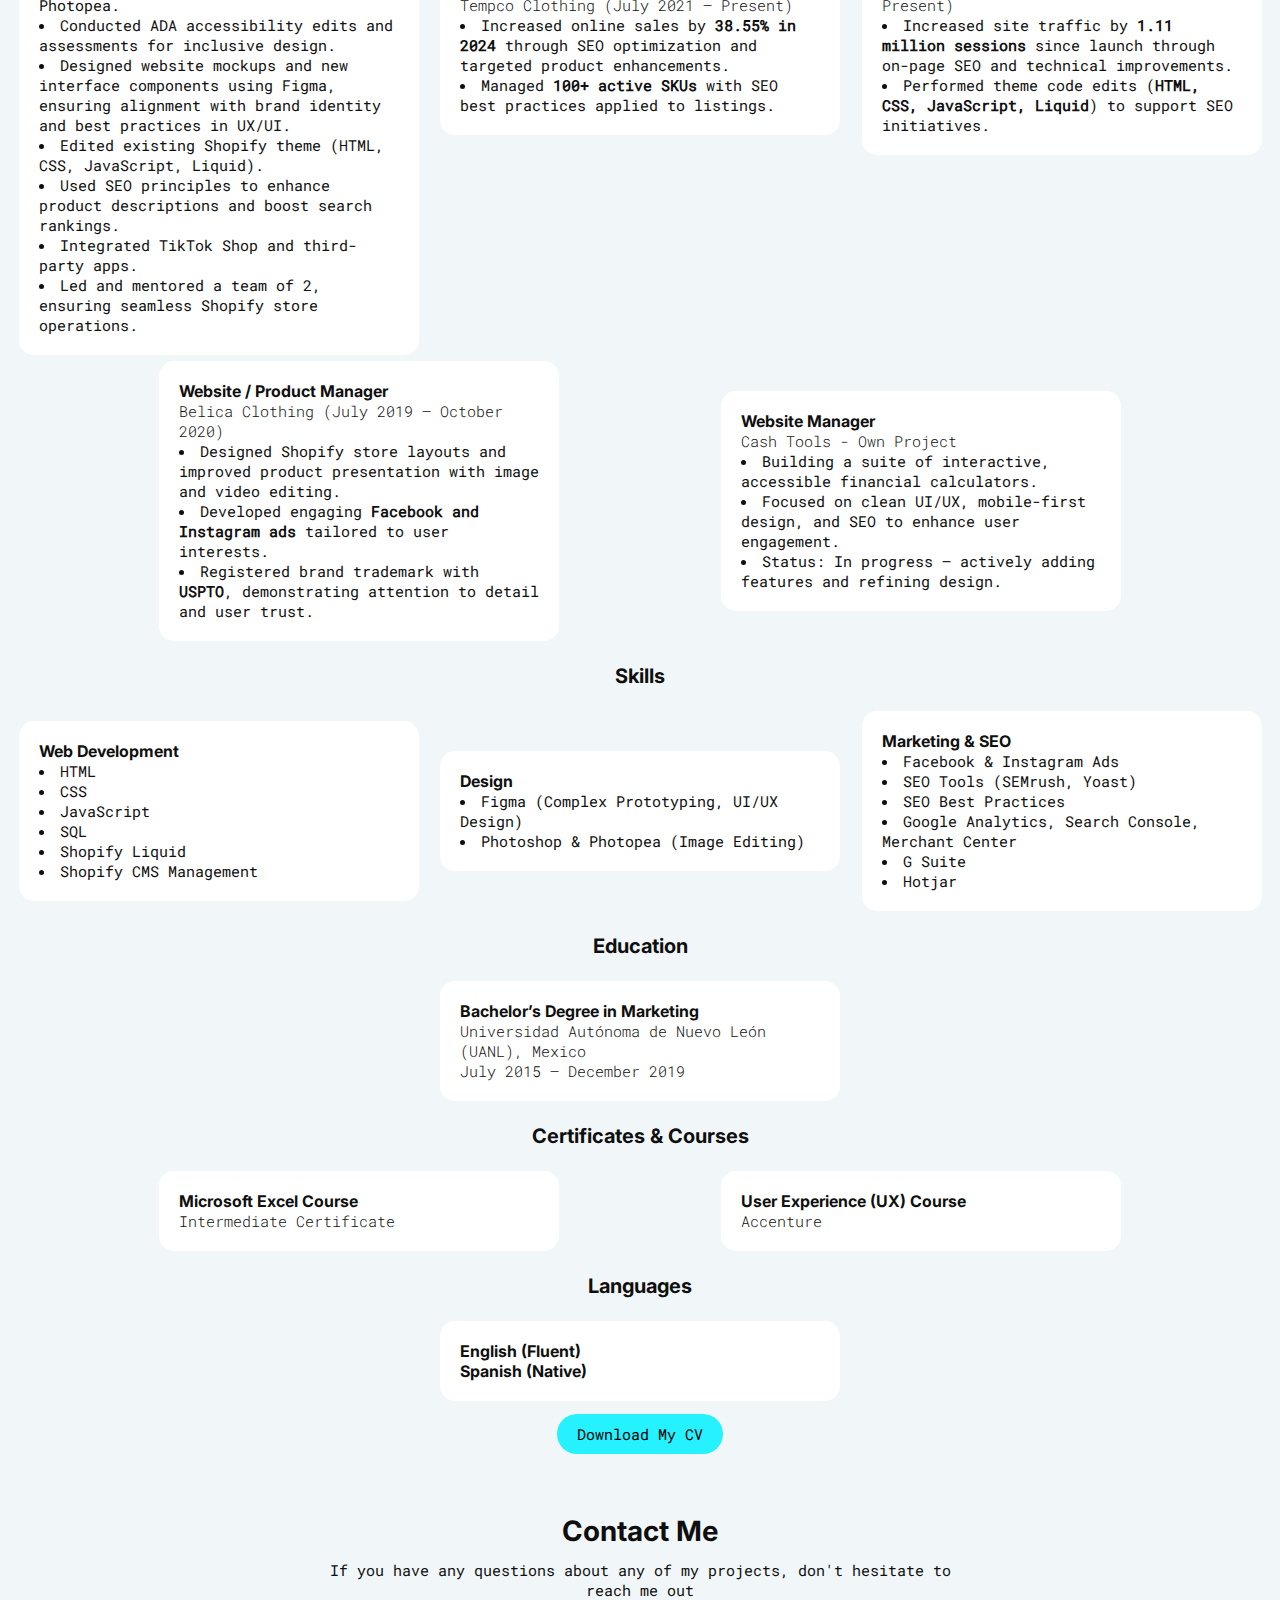
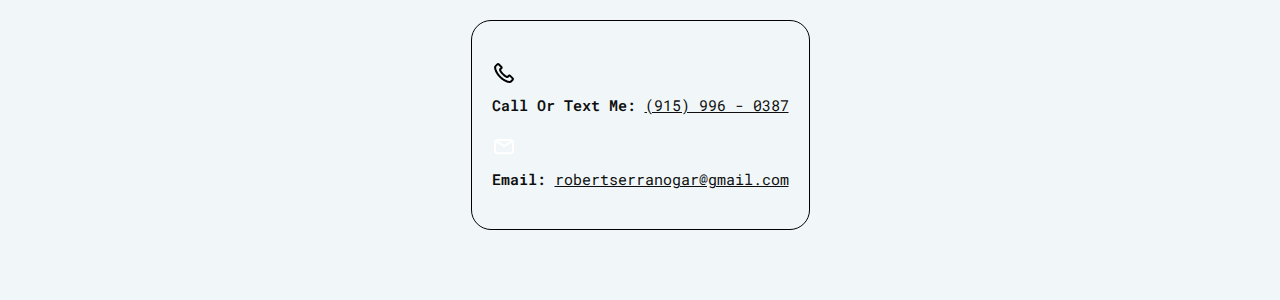
<file: ui-ux.html>
<!DOCTYPE html>
<html>
    <head>
        <title>UI/UX Design - Robert Garcia</title>
        <meta charset="UTF-8">
        <link rel="stylesheet" href="index.css">
        <meta name="viewport" content="width=device-width, initial-scale=1.0">
        <meta http-equiv="X-UA-Compatible" content="ie=edge">
        <script src="index.js"></script>
        <link rel="icon" href="img/robert-garcia-favicon.png" type="image/png">
    </head>
    <body>
        <!-- change the layout and links -->
        <nav>
            <div class="desktop-nav-wrap">
                <div class="logo-wrap">
                    <a href="index.html"><img src="img/logo.png" alt="logo"></a>
                </div>
                <ul class="main-desktop-nav">

                    <li><a href="shopify.html">Website Mnagement/Shopify</a></li>
                    <!-- starr, tempco, union fashion,  -->
                    <li><a href="seo.html">SEO</a></li>
                    <!-- starr, tempco, zen dental, blendr, juicery, union fashion, samana architecture, cash tools -->
                    <li><a href="ui-ux.html">UI/UX</a></li>
                    <!-- starr, tempco, zen dental, blendr, juicery, union fashion, samana architecture, cash tools -->

                </ul>
                <ul>
                    <a href="contact.html"><li class="contact-button">Contact Me</li></a>
                </ul>
            </div>
            <div class="mobile-nav-wrap">
                <div class="mobile-nav-top">
                    <div class="mobile-logo-wrap">
                        <a href="index.html"><img src="img/logo.png" alt=""></a>
                    </div>
                    <div class="mobile-controls">
                        <img class="menu" src="img/menu-icon.png" alt="Menu Icon">
                        <img class="x" src="img/x-icon.png" alt="Close Icon">
                    </div>
                </div>
                <div class="mobile-nav-bottom">
                    <ul class="main-desktop-nav">
                        <li><a href="shopify.html">Website Mnagement/Shopify</a></li>
                        <!-- starr, tempco, union fashion,  -->
                        <li><a href="seo.html">SEO</a></li>
                        <!-- starr, tempco, zen dental, blendr, juicery, union fashion, samana architecture, cash tools -->
                        <li><a href="ui-ux.html">UI/UX</a></li>
                        <!-- starr, tempco, zen dental, blendr, juicery, union fashion, samana architecture, cash tools -->
    
                    </ul>
                    <ul>
                        <a href="contact.html"><li class="contact-button">Contact Me</li></a>
                    </ul>
                </div>
            </div>
        </nav>

        <!-- fix the hero wrap sizing issues on css -->
        <section class="hero-wrap">
            <div class="hero-left">
                <img src="img/robert-garcia-front-shot.png" alt="Hero image">
                <!-- <video autoplay muted loop playsinline src="img/hero-video.mp4"></video> -->
            </div>
            <div class="hero-right">
                <div class="ball-1">
                    <img src="img/blue.png" alt="blue">
                </div>
                <div class="hero-card">
                    <h1><span class="gradient">Robert Garcia</span> - UI/UX Designer</h1>
                    <!-- change this -->
                    <p>Results-driven designer with 4+ years of experience 
                        in e-commerce and web development, specializing 
                        in creating engaging, accessible, and data-driven
                         user experiences. Skilled in UI/UX design, web 
                         optimization, and cross-functional collaboration.
                        My goal is to be the best at what I do.</p>
                        <a href="#projects" class="hero-button">
                        <div>See My Projects</div>
                    </a> 
                </div>
                <div class="ball-2">
                    <img src="img/red.png" alt="red">
                </div>
            </div>
        </section>

        <!-- change copy -->
        <section class="projects-wrap" id="projects">
            <div class="projects-title">
                <h2>My Projects</h2>
                <p>Each project showcases my diverse ability to solve problems with 
                    thoughtful design and user-centered solutions. From seamless 
                    e-commerce experiences to easy to navigate dental clinic websites,  
                    Explore my work to see how I blend creativity, functionality, 
                    and my passion for creating digital products</p>
            </div>
            <!-- <div class="figma-video">
                <a href="#"><div>Video: how to remove Figma's UI</div></a>
            </div> -->
            <div class="project-grid">
                <div class="project-wrap">
                    <div class="project-title">
                        <h2>Zen Dental</h2>
                    </div>
                    <div class="project-brief">
                        
                        <div class="project-right">
                            <div class="project-top">
                                <div class="arrow" id="prev-arrow"><img src="img/arrow-left.svg" alt=""></div>
                                <div class="project-img">
                                    <!-- add slideshow here -->
                                     <div class="slider">
                                        <!-- <video autoplay muted loop src="img/zen-dental/zen-dental-video-1.mp4"></video> -->
                                        <img src="img/zen-dental/zen-dental-1.webp" alt="">
                                        <img src="img/zen-dental/zen-dental-2.webp" alt="">
                                        <img src="img/zen-dental/zen-dental-3.webp" alt="">
                                        <img src="img/zen-dental/zen-dental-4.webp" alt="">
                                        <img src="img/zen-dental/zen-dental-5.webp" alt="">
                                        <img src="img/zen-dental/zen-dental-6.webp" alt="">
                                        <img src="img/zen-dental/zen-dental-7.webp" alt="">
                                        <img src="img/zen-dental/zen-dental-8.webp" alt="">
                                        <img src="img/zen-dental/zen-dental-9.webp" alt="">
                                        <img src="img/zen-dental/zen-dental-10.webp" alt="">
                                        <img src="img/zen-dental/zen-dental-11.webp" alt="">
                                        <img src="img/zen-dental/zen-dental-12.webp" alt="">
                                        <img src="img/zen-dental/zen-dental-13.webp" alt="">
                                     </div>
                                    
                                </div>
                                <div class="arrow" id="next-arrow"><img src="img/arrow-right.svg" alt=""></div>
                            </div>
                            <div class="project-links">
                                <div class="proto-title">
                                    <p>Browse Prototype By Device Type</p>
                                </div>
                                <div class="project-buttons">
                                    <a target="_blank" href="https://www.figma.com/proto/KToP5Ze15xE8CEIsA432Su/Dental-Zen?node-id=165-752&amp;t=pIOEtX7TkyqwZuUX-0&amp;scaling=min-zoom&amp;content-scaling=fixed&amp;page-id=0%3A1&amp;starting-point-node-id=1%3A111&amp;hide-ui=1" class="project-button-wrap">
                                        <img src="img/phone.svg" alt="Phone-icon">
                                        <div>Mobile</div>
                                    </a>
                                    <a target="_blank" href="https://www.figma.com/proto/KToP5Ze15xE8CEIsA432Su/Dental-Zen?node-id=1-111&amp;t=pIOEtX7TkyqwZuUX-0&amp;scaling=min-zoom&amp;content-scaling=fixed&amp;page-id=0%3A1&amp;starting-point-node-id=1%3A111&amp;hide-ui=1" class="project-button-wrap">
                                        <img src="img/computer.svg" alt="Desktop-icon">
                                        <div>Desktop</div>
                                    </a>
                                </div>
                            </div>
                        </div>
                        <div class="project-left">
                            <div class="project-left-wrap">
                                <div class="project-left-description">
                                    <p>I designed and managed Zen Dental’s 
                                        fully functional dental clinic website, 
                                        focusing on lead generation and simplified 
                                        appointment booking. Features include a seamless 
                                        appointment creation page, innovative visual 
                                        design, and engaging videos to enhance patient 
                                        trust. My website management responsibilities 
                                        included performance optimization, content updates, 
                                        and ensuring a calm, stress-free user experience 
                                        aligned with the clinic’s mission.</p>
                                </div>
                            </div>
                            
                        </div>
                    </div>
                </div>
                <div class="project-wrap">
                    <div class="project-title">
                        <h2>Blendr Juicery</h2>
                    </div>
                    <div class="project-brief">
                        
                        <div class="project-right">
                            <div class="project-top">
                                <div class="arrow" id="prev-arrow"><img src="img/arrow-left.svg" alt=""></div>
                                <div class="project-img">
                                    <!-- add slideshow here -->
                                     <div class="slider">
                                        <img src="img/blendr/blendr-juicery-1.webp" alt="">
                                        <img src="img/blendr/blendr-juicery-2.webp" alt="">
                                        <img src="img/blendr/blendr-juicery-3.webp" alt="">
                                        <img src="img/blendr/blendr-juicery-4.webp" alt="">
                                        <img src="img/blendr/blendr-juicery-5.webp" alt="">
                                        <img src="img/blendr/blendr-juicery-6.webp" alt="">
                                        <img src="img/blendr/blendr-juicery-7.webp" alt="">
                                        <img src="img/blendr/blendr-juicery-8.webp" alt="">
                                        <img src="img/blendr/blendr-juicery-9.webp" alt="">
                                        <img src="img/blendr/blendr-juicery-10.webp" alt="">
                                        <img src="img/blendr/blendr-juicery-11.webp" alt="">
                                        <img src="img/blendr/blendr-juicery-12.webp" alt="">
                                        <img src="img/blendr/blendr-juicery-13.webp" alt="">
                                        <img src="img/blendr/blendr-juicery-14.webp" alt="">
                                        <img src="img/blendr/blendr-juicery-15.webp" alt="">
                                        <img src="img/blendr/blendr-juicery-16.webp" alt="">
                                        <img src="img/blendr/blendr-juicery-17.webp" alt="">
                                        
                                     </div>
                                    
                                </div>
                                <div class="arrow" id="next-arrow"><img src="img/arrow-right.svg" alt=""></div>
                            </div>
                            <div class="project-links">
                                <div class="proto-title">
                                    <p>Browse Prototype By Device Type</p>
                                </div>
                                <div class="project-buttons">
                                    <a target="_blank" href="https://www.figma.com/proto/ekV0HYsUxIwTOpzWLoQcIt/Blendr-Juicery-Landing?node-id=351-97&amp;t=K8ET4Wxzs2YxADQp-0&amp;scaling=min-zoom&amp;content-scaling=fixed&amp;page-id=0%3A1&amp;starting-point-node-id=230%3A156&amp;hide-ui=1" class="project-button-wrap">
                                        <img src="img/phone.svg" alt="Phone-icon">
                                        <div>Mobile</div>
                                    </a>
                                    <a target="_blank" href="https://www.figma.com/proto/ekV0HYsUxIwTOpzWLoQcIt/Blendr-Juicery-Landing?node-id=1-2&amp;t=K8ET4Wxzs2YxADQp-0&amp;scaling=min-zoom&amp;content-scaling=fixed&amp;page-id=0%3A1&amp;starting-point-node-id=230%3A156&amp;hide-ui=1" class="project-button-wrap">
                                        <img src="img/computer.svg" alt="Desktop-icon">
                                        <div>Desktop</div>
                                    </a>
                                </div>
                            </div>
                        </div>
                        <div class="project-left">
                            <div class="project-left-wrap">
                                <div class="project-left-description">
                                    <p>A minimalist yet engaging e-commerce site for Blendr Juicery, 
                                        designed to highlight the vibrant colors of the 
                                        juice products themselves. Features include a
                                        user-friendly shopping section with product filters 
                                        and a detailed subscription page showcasing wellness 
                                        benefits. The overall aesthetic focuses on bright,
                                        vivid juice imagery, ensuring the products are the focal point.</p>
                                </div>
                            </div>
                            
                        </div>
                    </div>
                </div>

                <div class="project-wrap">
                    <div class="project-title">
                        <h2>Samana Architects</h2>
                    </div>
                    <div class="project-brief">
                        
                        <div class="project-right">
                            <div class="project-top">
                                <div class="arrow" id="prev-arrow"><img src="img/arrow-left.svg" alt=""></div>
                                <div class="project-img">
                                    <!-- add slideshow here -->
                                     <div class="slider">
                                        <!-- <video autoplay muted loop src="img/samana/samana-architects-video-1.mp4"></video> -->
                                        <img src="img/samana/samana-architects-1.webp" alt="">
                                        <img src="img/samana/samana-architects-2.webp" alt="">
                                        <img src="img/samana/samana-architects-3.webp" alt="">
                                        <img src="img/samana/samana-architects-4.webp" alt="">
                                        <img src="img/samana/samana-architects-5.webp" alt="">
                                        <img src="img/samana/samana-architects-6.webp" alt="">
                                        <img src="img/samana/samana-architects-7.webp" alt="">
                                        <img src="img/samana/samana-architects-8.webp" alt="">  
                                        <img src="img/samana/samana-architects-9.webp" alt="">                                        
                                     </div>
                                    
                                </div>
                                <div class="arrow" id="next-arrow"><img src="img/arrow-right.svg" alt=""></div>
                            </div>
                            <div class="project-links">
                                <div class="proto-title">
                                    <p>Browse Prototype By Device Type</p>
                                </div>
                                <div class="project-buttons">
                                    <a target="_blank" href="https://www.figma.com/proto/pDG0FiAV3aAjSpISFenZoQ/Samana-Architects?node-id=108-41&amp;t=76g57n0BBI0SNv9a-0&amp;scaling=scale-down&amp;content-scaling=fixed&amp;page-id=0%3A1&amp;starting-point-node-id=1%3A2&amp;hide-ui=1" class="project-button-wrap">
                                        <img src="img/phone.svg" alt="Phone-icon">
                                        <div>Mobile</div>
                                    </a>
                                    <a target="_blank" href="https://www.figma.com/proto/pDG0FiAV3aAjSpISFenZoQ/Samana-Architects?node-id=1-2&amp;t=76g57n0BBI0SNv9a-0&amp;scaling=scale-down&amp;content-scaling=fixed&amp;page-id=0%3A1&amp;starting-point-node-id=1%3A2&amp;hide-ui=1" class="project-button-wrap">
                                        <img src="img/computer.svg" alt="Desktop-icon">
                                        <div>Desktop</div>
                                    </a>
                                </div>
                            </div>
                        </div>
                        <div class="project-left">
                            <div class="project-left-wrap">
                               
                                <div class="project-left-description">
                                    <p>Samana is a sophisticated architecture firm 
                                        website designed to showcase high-end residential
                                         and commercial projects. Key features include a 
                                         visually engaging image slider and an interactive 
                                         timeline that reveals more as users scroll, 
                                         ensuring an immersive browsing experience. The
                                          design emphasizes the firm’s impressive portfolio 
                                          and premium aesthetic.</p>
                                </div>
                            </div>
        
                        </div>
                    </div>
                </div>

                
                <div class="project-wrap">
                    <div class="project-title">
                        <h2>Union Fashion</h2>
                    </div>
                    <div class="project-brief">
                        
                        <div class="project-right">
                            <div class="project-top">
                                <div class="arrow" id="prev-arrow"><img src="img/arrow-left.svg" alt=""></div>
                                <div class="project-img">
                                    <!-- add slideshow here -->
                                     <div class="slider">
                                        <!-- <video autoplay muted loop src="img/union/union-fash-video-1.mp4"></video>       -->
                                        <img src="img/union/union-fash-1.webp" alt="">
                                        <img src="img/union/union-fash-2.webp" alt="">
                                        <img src="img/union/union-fash-3.webp" alt="">
                                        <img src="img/union/union-fash-4.webp" alt="">
                                        <img src="img/union/union-fash-5.webp" alt="">
                                        <img src="img/union/union-fash-6.webp" alt="">
                                        <img src="img/union/union-fash-7.webp" alt="">
                                        <img src="img/union/union-fash-8.webp" alt="">
                                     </div>
                                    
                                </div>
                                <div class="arrow" id="next-arrow"><img src="img/arrow-right.svg" alt=""></div>
                            </div>
                            <div class="project-links">
                                <div class="proto-title">
                                    <p>Browse Prototype</p>
                                </div>
                                <div class="project-buttons">
                                    <a target="_blank" href="https://www.figma.com/proto/Rn6gjT9ud9d6goE08awlv8/Union-Fashion?node-id=1-2&amp;t=2shPY1wtWo0Nkj4w-0&amp;scaling=min-zoom&amp;content-scaling=fixed&amp;page-id=0%3A1&amp;hide-ui=1" class="project-button-wrap">
                                        <!-- <img src="img/phone.png" alt="Phone-icon"> -->
                                        <div>Click Here</div>
                                    </a>
                                </div>
                            </div>
                        </div>
                        <div class="project-left">
                            <div class="project-left-wrap">
                               
                                <div class="project-left-description">
                                    <p>A sophisticated landing page for Union Fashion, 
                                        a luxury apparel and accessories brand. This 
                                        project features elegant product showcasing 
                                        with high-quality imagery, detailed descriptions, 
                                        and an interactive store map to guide users to 
                                        physical locations. Without e-commerce 
                                        functionality, strategically placed "Visit Us" 
                                        buttons encourage in-person exploration of the brand.</p>
                                </div>
                            </div>
                            
                        </div>
                    </div>
                </div>


                <div class="project-wrap">
                    <div class="project-title">
                        <h2>Starr Western Wear</h2>
                    </div>
                    <div class="project-brief">
                        
                        <div class="project-right">
                            <div class="project-top">
                                <div class="arrow" id="prev-arrow"><img src="img/arrow-left.svg" alt=""></div>
                                <div class="project-img">
                                    <!-- add slideshow here -->
                                    <div class="slider">
                                        <!-- <video autoplay muted loop src="img/zen-dental/zen-dental-video-1.mp4"></video> -->
                                        <img src="img/sww/sww-1.webp" alt="">
                                        <img src="img/sww/sww-5.webp" alt="">
                                        <img src="img/sww/sww-3.webp" alt="">
                                        <img src="img/sww/sww-2.webp" alt="">
                                        <img src="img/sww/sww-4.webp" alt="">
                                     </div>
                                    
                                </div>
                                <div class="arrow" id="next-arrow"><img src="img/arrow-right.svg" alt=""></div>
                            </div>
                            <div class="project-links">
                                <div class="proto-title">
                                    <p>Browse It Live</p>
                                </div>
                                <div class="project-buttons">
                                    <a target="_blank" href="https://starrwesternwear.com/" class="project-button-wrap">
                                        
                                        <div>Click Here</div>
                                    </a>
                                    
                                </div>
                            </div>
                        </div>
                        <div class="project-left">
                            <div class="project-left-wrap">
                                <div class="project-left-description">
                                    <p>A modern e-commerce website for Starr Western Wear, 
                                        showcasing their western apparel and workwear 
                                        collections. High-quality product imagery, 
                                        intuitive navigation, and customer-focused features
                                        like on-site alterations and layaway encourage users 
                                        to explore the store’s rich heritage both online and 
                                        in-person.</p>
                                        <ul>
                                            <li>Managed and optimized the user experience of Shopify storefronts with over 7,000 products, increasing sales by 169.81% in 2024.</li>
                                            <li>Enhanced store traffic to 1,192,012 sessions and improved average order value by 5.77% through UI/UX refinements.</li>
                                            <li>Edited and improved product imagery and interfaces using Photoshop and Photopea.</li>
                                            <li>Conducted ADA accessibility edits and assessments for inclusive design.</li>
                                            <li>Designed website mockups and new interface components using Figma, ensuring alignment with brand identity and best practices in UX/UI.</li>
                                            <li>Edit existing Shopify theme (HTML, CSS, JavaScript, Liquid).</li>
                                            <li>Used SEO principles to enhance product descriptions and boost search rankings.</li>
                                            <li>TikTok Shop and third-party app integrations.</li>
                                            <li>Led and mentored a team of 2, ensuring seamless Shopify store operations.</li>
                                          </ul>
                                          
                                </div>
                            </div>
                            
                        </div>
                    </div>
                </div>


                <div class="project-wrap">
                    <div class="project-title">
                        <h2>The Shoppes At Solana</h2>
                    </div>
                    <div class="project-brief">
                        
                        <div class="project-right">
                            <div class="project-top">
                                <div class="arrow" id="prev-arrow"><img src="img/arrow-left.svg" alt=""></div>
                                <div class="project-img">
                                    <!-- add slideshow here -->
                                     <div class="slider">
                                        <!-- <video autoplay muted loop src="img/zen-dental/zen-dental-video-1.mp4"></video> -->
                                        <img src="img/the-shoppes-at-solana/the-shoppes-at-solana-1.webp" alt="">
                                        <img src="img/the-shoppes-at-solana/the-shoppes-at-solana-2.webp" alt="">
                                        <img src="img/the-shoppes-at-solana/the-shoppes-at-solana-3.webp" alt="">
                                        <img src="img/the-shoppes-at-solana/the-shoppes-at-solana-4.webp" alt="">
                                        <img src="img/the-shoppes-at-solana/the-shoppes-at-solana-5.webp" alt="">
                                        <img src="img/the-shoppes-at-solana/the-shoppes-at-solana-6.webp" alt="">
                                     </div>
                                    
                                </div>
                                <div class="arrow" id="next-arrow"><img src="img/arrow-right.svg" alt=""></div>
                            </div>
                            <div class="project-links">
                                <div class="proto-title">
                                    <p>Browse It Live</p>
                                </div>
                                <div class="project-buttons">
                                    <a target="_blank" href="https://www.theshoppesatsolana.com/" class="project-button-wrap">
                                        
                                        <div>Click Here</div>
                                    </a>
                                    
                                </div>
                            </div>
                        </div>
                        <div class="project-left">
                            <div class="project-left-wrap">
                                <div class="project-left-description">
                                    <p>A dynamic digital experience for The Shoppes at Solana, 
                                        merging shopping, dining, and events into a seamless, 
                                        visually appealing website. Featuring an intuitive directory 
                                        and event listings, the site reinforces the mall’s commitment 
                                        to community and lifestyle.</p>
                                        <ul>
                                            <li>Increased site traffic by 1.11 million sessions since launch through on-page SEO and technical improvements.</li>
                                            <li>Performed theme code edits (HTML, CSS, JavaScript, Liquid) to support SEO initiatives.</li>
                                          </ul>
                                </div>
                            </div>
                            
                        </div>
                    </div>
                </div>


                <div class="project-wrap">
                    <div class="project-title">
                        <h2>Cash Tools</h2>
                    </div>
                    <div class="project-brief">
                        
                        <div class="project-right">
                            <div class="project-top">
                                <div class="arrow" id="prev-arrow"><img src="img/arrow-left.svg" alt=""></div>
                                <div class="project-img">
                                    <!-- add slideshow here -->
                                     <div class="slider">
                                        <!-- <video autoplay muted loop src="img/zen-dental/zen-dental-video-1.mp4"></video> -->
                                        <img src="img/cash-tools/cash-tools-1.webp" alt="">
                                        <img src="img/cash-tools/cash-tools-2.webp" alt="">
                                        <img src="img/cash-tools/cash-tools-3.webp" alt="">
                                        <img src="img/cash-tools/cash-tools-4.webp" alt="">
                                        <img src="img/cash-tools/cash-tools-5.webp" alt="">
                                        <img src="img/cash-tools/cash-tools-6.webp" alt="">

                                     </div>
                                    
                                </div>
                                <div class="arrow" id="next-arrow"><img src="img/arrow-right.svg" alt=""></div>
                            </div>
                            <div class="project-links">
                                <div class="proto-title">
                                    <p>Browse It Live</p>
                                </div>
                                <div class="project-buttons">
                                    <a target="_blank" href="https://www.cashtools.org/" class="project-button-wrap">
                                        
                                        <div>Click Here</div>
                                    </a>
                                    
                                </div>
                            </div>
                        </div>
                        <div class="project-left">
                            <div class="project-left-wrap">
                                <div class="project-left-description">
                                    <p>A user-friendly, browser-based platform offering 
                                        essential financial calculators. Clean visuals, 
                                        intuitive layouts, and a privacy-first approach
                                         help users make informed financial decisions, 
                                         all without requiring account creation or sign-ups.</p>
                                         <ul>
                                            <li>Building a suite of interactive, accessible financial calculators. Focused on clean UI/UX, mobile-first design, and SEO to enhance user engagement.</li>
                                            <li>Status: In progress – actively adding features and refining design.</li>
                                          </ul>
                                          
                                </div>
                            </div>
                            
                        </div>
                    </div>
                </div>
            </div>
        </section>

        <!-- update these to whatever you have on your individual cv's -->
        <section class="cv-skills-wrap">
            <div class="cv-skills-wrap-title">
                <h2>Experience + Skills</h2>
                
            </div>
            <div class="cv-description-wrap">
                <div class="experience">
                    <div class="experience-title">
                        <h2>Experience</h2>
                    </div>
                    <div class="experience-wrap">

                        <div class="experience-block">
                            <h3>Website Manager & UI/UX Designer</h3>
                            <p>Starr Western Wear (July 2021 – Present)</p>
                            <ul>
                            <li>Managed and optimized the user experience of Shopify storefronts with over 7,000 products, increasing sales by 169.81% in 2024.</li>
                            <li>Enhanced store traffic to 1,192,012 sessions and improved average order value by 5.77% through UI/UX refinements.</li>
                            <li>Edited and improved product imagery and interfaces using Photoshop and Photopea.</li>
                            <li>Conducted ADA accessibility edits and assessments for inclusive design.</li>
                            <li>Designed website mockups and new interface components using Figma, ensuring alignment with brand identity and best practices in UX/UI.</li>
                            <li>Edited existing Shopify theme (HTML, CSS, JavaScript, Liquid).</li>
                            <li>Used SEO principles to enhance product descriptions and boost search rankings.</li>
                            <li>Integrated TikTok Shop and third-party apps.</li>
                            <li>Led and mentored a team of 2, ensuring seamless Shopify store operations.</li>
                            </ul>

                              
                        </div>

                        <div class="experience-block">
                            <h3>Website Manager & UI/UX Designer</h3>
                            <p>Tempco Clothing (July 2021 – Present)</p>
                            <ul>
                                <li>Increased online sales by <strong>38.55% in 2024</strong> through SEO optimization and targeted product enhancements.</li>
                                <li>Managed <strong>100+ active SKUs</strong> with SEO best practices applied to listings.</li>
                            </ul>
                        </div>

                        <div class="experience-block">
                            <h3>E-commerce Specialist UI/UX Designer</h3>
                            <p>The Shoppes At Solana (July 2023 – Present)</p>
                            <ul>
                                <li>Increased site traffic by <strong>1.11 million sessions</strong> since launch through on-page SEO and technical improvements.</li>
                                <li>Performed theme code edits (<strong>HTML, CSS, JavaScript, Liquid</strong>) to support SEO initiatives.</li>
                            </ul>
                        </div>

                        <div class="experience-block">
                            <h3>Website / Product Manager</h3>
                            <p>Belica Clothing (July 2019 – October 2020)</p>
                            <ul>
                                <li>Designed Shopify store layouts and improved product presentation with image and video editing.</li>
                                <li>Developed engaging <strong>Facebook and Instagram ads</strong> tailored to user interests.</li>
                                <li>Registered brand trademark with <strong>USPTO</strong>, demonstrating attention to detail and user trust.</li>
                            </ul>
                        </div>

                        <div class="experience-block">
                            <h3>Website Manager</h3>
                            <p>Cash Tools - Own Project</p>
                            <ul>
                            <li>Building a suite of interactive, accessible financial calculators.</li>
                            <li>Focused on clean UI/UX, mobile-first design, and SEO to enhance user engagement.</li>
                            <li>Status: In progress – actively adding features and refining design.</li>
                            </ul>

                        </div>

                    </div>
                </div>

                <div class="experience">
                    <div class="experience-title">
                        <h2>Skills</h2>
                    </div>
                    <div class="experience-wrap">
                        <div class="experience-block">
                            <h3>Web Development</h3>
                            <ul>
                                <li>HTML</li>
                                <li>CSS</li>
                                <li>JavaScript</li>
                                <li>SQL</li>
                                <li>Shopify Liquid</li>
                                <li>Shopify CMS Management</li>
                            </ul>
                        </div>
                        <div class="experience-block">
                            <h3>Design</h3>
                            <ul>
                                <li>Figma (Complex Prototyping, UI/UX Design)</li>
                                <li>Photoshop &amp; Photopea (Image Editing)</li>
                            </ul>
                        </div>
                        <div class="experience-block">
                            <h3>Marketing &amp; SEO</h3>
                            <ul>
                                <li>Facebook &amp; Instagram Ads</li>
                                <li>SEO Tools (SEMrush, Yoast)</li>
                                <li>SEO Best Practices</li>
                                <li>Google Analytics, Search Console, Merchant Center</li>
                                <li>G Suite</li>
                                <li>Hotjar</li>
                            </ul>
                        </div>
                    </div>
                </div>

                <div class="experience">
                    <div class="experience-title">
                        <h2>Education</h2>
                    </div>
                    <div class="experience-wrap">
                        <div class="experience-block">
                            <h3>Bachelor’s Degree in Marketing</h3>
                            <p>Universidad Autónoma de Nuevo León (UANL), Mexico</p>
                            <p>July 2015 – December 2019</p>
                        </div>
                    </div>
                </div>

                <div class="experience">
                    <div class="experience-title">
                        <h2>Certificates &amp; Courses</h2>
                    </div>
                    <div class="experience-wrap">
                        <div class="experience-block">
                            <h3>Microsoft Excel Course</h3>
                            <p>Intermediate Certificate</p>
                        </div>
                        <div class="experience-block">
                            <h3>User Experience (UX) Course</h3>
                            <p>Accenture</p>
                        </div>
                    </div>
                </div>

                <div class="experience">
                    <div class="experience-title">
                        <h2>Languages</h2>
                    </div>
                    <div class="experience-wrap">
                        <div class="experience-block">
                            <h3>English (Fluent)</h3>
                            <h3>Spanish (Native)</h3>
                        </div>
                    </div>
                </div>
            </div>
            <div class="cv-button">
                <a href="robert-garcia-resume-ui-ux-design-2025.pdf" target="_blank">Download My CV</a>
            </div>
        </section>

        <section class="contact-wrap">
            <div class="contact-top">
                <h2>Contact Me</h2>
                <p>If you have any questions about any of my projects, don't hesitate
                    to reach me out
                </p>
            </div>
            <div class="contact-card">
                <div class="contact-block">
                    <div class="icon-wrap">
                        <img src="img/phone-icon.svg" alt="">
                    </div>
                    <div class="contact-text-block">
                        <p><span class="semibold">Call Or Text Me: </span><a href="tel:+19159960387">(915) 996 - 0387</a></p>
                    </div>
                </div>
                <div class="contact-block">
                    <div class="icon-wrap">
                        <img src="img/mail-icon.svg" alt="">
                    </div>
                    <div class="contact-text-block">
                        <p><span class="semibold">Email: </span><a href="mailto:robertserranogar@gmail.com">robertserranogar@gmail.com</a></p>
                    </div>
                </div>
            </div>
        </section>

    </body>
</html>
</file>
<file: index.css>
@font-face {
    font-family: headers;
    src: url(fonts/Inter/static/Inter_18pt-Bold.ttf);
}

@font-face {
    font-family: paragraphs;
    src: url(fonts/Roboto_Mono/static/RobotoMono-Regular.ttf);
}

@font-face {
    font-family: semibold;
    src: url(fonts/Roboto_Mono/static/RobotoMono-SemiBold.ttf);
}

@font-face {
    font-family: years;
    src: url(fonts/Roboto_Mono/static/RobotoMono-Light.ttf);
}

* {
    margin: 0px;
    box-sizing: border-box;
}

body {
    background-color: #f5f5f5;
    background-color: #f1f7f9;
    color: #0F0F0F;
    text-align: center;
    width: 100%;
    display: flex;
    flex-direction: column;
    align-items: center;
}

div {
    /* border: 1px solid rebeccapurple; */
}

h3, h2, h1 {
    font-family: headers;
}

h2, h1 {
    font-size: 28px;
}

p, a, li {
    font-family: paragraphs;
    font-size: 15px;
}

ul, li {
    /* list-style: none; */
    margin: 0px;
    padding: 0px;
}

a {
    text-decoration: none;
}

.semibold {
    font-family: semibold;
}

section {
    /* max-width: 1024px; */
    /* width: 1024px; */
}

/* nav */
.mobile-nav-wrap {
    display: none;
}


nav {
    width: 100%;
    width: 1440px;
    color: #0F0F0F;
    background-color: #f3f3f39a;
    backdrop-filter: blur(18px);
    position: sticky;
    top: 0px;
    border-bottom: 1px solid white;
    z-index: 20;
}

.desktop-nav-wrap {
    width: 100%;
    display: flex;
    justify-content: space-between;
    align-items: center;
    padding: 10px 20px;
}

.logo-wrap {
    display: flex;
    align-items: center;
}

.logo-wrap img {
    width: 60px;
}

.logo-wrap a {
    color: #0F0F0F;
}

.contact-button {
    color: black;
    background-color: #26F1FF;
    border-radius: 50px;
    padding: 10px 20px;
    font-size: 18px;
    list-style: none;
}

.contact-button a {
    color: black;
    background-color: #26F1FF;
    border-radius: 50px;
    padding: 10px;
    font-size: 18px;
    transition: 0.3s;
}

.contact-button:hover {
    background-color: #23dae7;
}

.main-desktop-nav {
    display: flex;
    list-style: none;
}

.main-desktop-nav li {
    margin: 0px 10px;
    color: #0F0F0F;
}

.main-desktop-nav li a {
    margin: 0px 10px;
    color: #0F0F0F;
    font-size: 18px;
}

.main-desktop-nav li a:hover {
    text-decoration: underline;
}

.mobile-controls {
    display: flex;
    align-items: center;
    justify-content: center;
    background-color: black;
    padding: 10px;
    border-radius: 40px;
    cursor: pointer;
}

/* hero */
.hero-card {
    box-shadow: 0px -6px 18px 1px rgba(255,255,255,0.43) inset;
-webkit-box-shadow: 0px -6px 18px 1px rgba(255,255,255,0.43) inset;
-moz-box-shadow: 0px -6px 18px 1px rgba(255,255,255,0.43) inset;
border: 1px solid white;
border-radius: 20px;
padding: 30px 20px;
display: flex;
flex-direction: column;
justify-content: space-between;
align-items: center;
backdrop-filter: blur(20px); /* Applies the blur effect */
  background-color: rgba(255, 255, 255, 0.2);
}

.hero-card p {
    margin: 10px 0px;
}

.hero-wrap {
    display: flex;
    width: 1440px;
    margin-top: 50px;
}

.hero-right, .hero-left {
    width: 50%;
}

.hero-left img {
    width: 320px;
    border-radius: 30px;
}

.hero-right {
    display: flex;
    align-items: center;
    
}

.gradient {
    /* background: linear-gradient(90deg, rgba(54,198,244,1) 0%, rgba(135,254,201,1) 100%);
    -webkit-background-clip: text;
    -webkit-text-fill-color: transparent; */
    color: #0b6267;
    font-family: headers;
    font-family: paragraphs;
    letter-spacing: -1px;
}

.ball-1 div, .ball-2 div {
    border-radius: 25px 46px;
}

.ball-1 {
    /* position: relative; */
    left: 50px;
    top: 25%;
    z-index: -20;
}

.ball-1 div {
    position: relative;
    left: 50px;
    top: 68px;
    z-index: -20;
    height: 100px;
    width: 100px;
    background-color: #0b6267;
}

.ball-2 {
    /* position: relative; */
    left: -50px;
    top: 20%; 
    z-index: -20;  
}

.ball-2 div {
    position: relative;
    left: -50px;
    top: -20px;
    z-index: -20;
    height: 100px;
    width: 100px;
    background-color: #3eb9c0;
}


.hero-button {
    background: #0b6267;
    color: #ffffff;
    border-radius: 30px;
    width: fit-content;
    padding: 10px 20px;
    transition: 0.3s;
}

.hero-button:hover {
    background: rgb(230, 230, 230);
    background: #084c50;
}

/* projects */
.projects-wrap {
    margin-top: 50px;
    width: 1440px;
    list-style: none;
}

.project-wrap {
    /* padding: 20px; */
    margin: 20px 0px;
}

.project-title {
    text-align: center;
    margin-bottom: 20px;
}

.projects-title {
    display: flex;
    flex-direction: column;
    align-items: center;
}

.project-title h2 {
    font-size: 20px;
}
.projects-title p {
    margin-top: 12px;
    width: 650px;
    text-align: justify;
}
.project-brief {
    display: flex;
    justify-content: space-evenly;
    /* align-items: center; */
}

.project-left-wrap {
    margin: 15px 0px;
}

.project-left-title {
    display: flex;
    align-items: center;
    margin-bottom: 10px;
}

.figma-video {
    display: flex;
    justify-content: end;
    margin: 0px 20px;
}

.figma-video div {
    border: 1px solid white;
    color: white;
    padding: 10px 20px;
    border-radius: 50px;
    font-size: 13px;
}

.project-left-title img {
    width: 18px;
}
.project-left-title h3 {
    margin-left: 5px;
    font-size: 16px;
}
.project-left-description p, .project-left-description ul li {
    text-align: justify;
    width: 100%;
}

.project-left-description ul {
}

.project-left {
    width: 40%;
    padding: 0px 20px;
}

.project-right {
    display: flex;
    flex-direction: column;
    align-items: center;
    width: 60%;
    max-width: 1200px;
}

.project-buttons {
    margin-top: 15px;
}

.project-links {
    margin-top: 20px;
}

.project-button-wrap {
    display: flex;
    align-items: center;
    justify-content: center;
    background-color: white;
    color: black;
    padding: 5px 0px;
    border-radius: 20px;
    width: 120px;
    margin: 0px 10px;
    transition: 0.3s;
    border: 1px solid black;
}

.project-button-wrap:hover {
    background-color: rgb(230, 230, 230);
}

.project-button-wrap img {
    width: 20px;
}

.project-buttons {
    display: flex;
}

.project-button-wrap div {
    margin-left: 5px;
}

.project-top {
    display: flex;
    align-items: center;
}

.project-img {
    overflow: hidden;
    width: 100%;
    position: relative;
    border-radius: 20px;
    border: 1px solid #0F0F0F;
}

.slider {
    display: flex;
    width: 100%; /* Adjust depending on the number of slides */
}

.slider img {
    flex-shrink: 0; /* Prevents images from shrinking */
    width: 100%; /* Ensures each image takes up the full width of the slider container */
}

.slider video {
    flex-shrink: 0; 
    width: 100%; 
    border-radius: 20px;
}

.arrow {
    cursor: pointer;
    display: flex;
    align-items: center;
    justify-content: center;
    width: 50px;
    height: 50px;
    background-color: #121213;
    border-radius: 40px;
    border: 1px solid rgb(111, 111, 111);
}

.experience {
    margin-top: 20px;
}

.experience-block {
    background-color: #ffffff;
    padding: 20px;
    border-radius: 15px;
    width: 400px;
    text-align: left;
    margin: 3px;
}

.experience-block p {
    font-family: years;
}

.experience-block ul {
    list-style-type:disc;
    list-style-position: inside;
}

.experience-wrap {
    display: flex;
    justify-content: space-evenly;
    align-items: center;
    flex-wrap: wrap;
}

.experience-wrap h3 {
    font-size: 16px;
}

.cv-description-wrap h2 {
    font-size: 20px;
}

.cv-skills-wrap {
    width: 1440px;
    margin-top: 50px;
}

.cv-skills-wrap-title p {
    margin: 12px 0px 20px 0px;
}

.experience h2 {
    margin-bottom: 20px;
}

.cv-button {
    margin: 20px;
}

.cv-button a {
    background-color: #26F1FF;
    padding: 10px 20px;
    border-radius: 50px;
    color: black;
    transition: 0.3s;
}

.cv-button a:hover {
    background-color: rgb(230, 230, 230);
}

/* contact */
.contact-wrap {
    margin: 50px 0px;
    width: 1440px;
    display: flex;
    flex-direction: column;
    align-items: center;
}

.contact-top {
    display: flex;
    flex-direction: column;
    align-items: center;
}

.contact-top p {
    margin-top: 12px;
    width: 650px;
}

.contact-card {
    padding: 20px;
    border-radius: 20px;
    border: 1px solid black;
    width: fit-content;
    margin: 20px 0px;
}

.contact-block {
    margin: 20px 0px;
}

.icon-wrap {
    display: flex;
    margin-bottom: 10px;
}

.contact-text-block p {
    text-align: left;
}

.contact-text-block a {
    color: #0F0F0F;
    text-decoration: underline;
}

.index-menu-wrap {
    display: flex;
    flex-wrap: wrap;
}

.index-menu-wrap a {
    color: white;
    margin: 10px;
}

.menu-block {
    background-color: #20262F;
    border-radius: 30px;
    padding: 20px;
    border: 1px solid #20262F;
}

.menu-block:hover {
    border: 1px solid white;
}

@media (max-width: 1440px) {
    .hero-wrap, .projects-wrap, .cv-skills-wrap, .contact-wrap, nav {
        width: 100%;
    }


}

@media (max-width: 1170px) {
    .ball-1, .ball-2 {
        width: 30px;
    }

    .ball-1 div {
        position: relative;
        left: 0px;
        top: 68px;
        z-index: -20;
        height: 100px;
        width: 100px;
        background-color: #0b6267;
    }
    
    .hero-right {
        overflow: hidden;
    }
}

@media (max-width: 1024px) {
    .project-brief {
        flex-direction: column;
    }

    .project-left {
        width: 100%;
    }

    .project-right {
        width: 100%;
    }

    .hero-wrap {
        flex-direction: column;
        align-items: center;
    }

    .ball-1 {
    /* position: relative; */
        left: 50px;
        top: 25%;
        z-index: -20;
    }

    .ball-1 div {
        position: relative;
        left: 0px;
        top: 68px;
        z-index: -20;
        height: 100px;
        width: 100px;
        background-color: #0b6267;
    }

    .ball-2 {
        /* position: relative; */
        left: -50px;
        top: 20%; 
        z-index: -20;  
    }

    .ball-2 div {
        position: relative;
        left: -50px;
        /* top: 20%; */
        z-index: -20;
        height: 100px;
        width: 100px;
        background-color: #3eb9c0;
    }

    .hero-right {
        width: 100%;
    }

    .hero-left {
        width: 100%;
    }

    .hero-wrap {
        margin-top: 20px;
    }

    .contact-wrap {
        margin-top: 20px;
    }

    .projects-wrap {
        margin-top: 20px;
    }

    .desktop-nav-wrap {
        display: none;
    }

    .mobile-nav-wrap {
        display: flex;
    }

    .projects-title p {
        width: 90%;
    }

    .contact-top p {
        width: 90%;
    }

    .mobile-logo-wrap {
        width: 50px;
    }

    .mobile-logo-wrap img {
        width: 100%;
    }

    .mobile-logo-wrap a, .mobile-logo-wrap p {
        color: #0F0F0F;
        font-family: semibold;
    }

    .mobile-nav-wrap{
        display: flex;
        flex-direction: column;
        padding: 10px 20px;
    }

    .mobile-nav-top {
        display: flex;
        justify-content: space-between;
        align-items: center;
    }

    .mobile-nav-top a {
        display: flex;
    }

    .x {
        display: none;
    }

    .mobile-nav-bottom {
        display: none;
        margin-top: 10px;
        flex-direction: column;
    }

    .mobile-nav-bottom ul {
        display: flex;
        flex-direction: column;
        align-items: center;
    }

    .mobile-nav-bottom ul li {
        margin: 10px 0px;
    }
}
</file>
